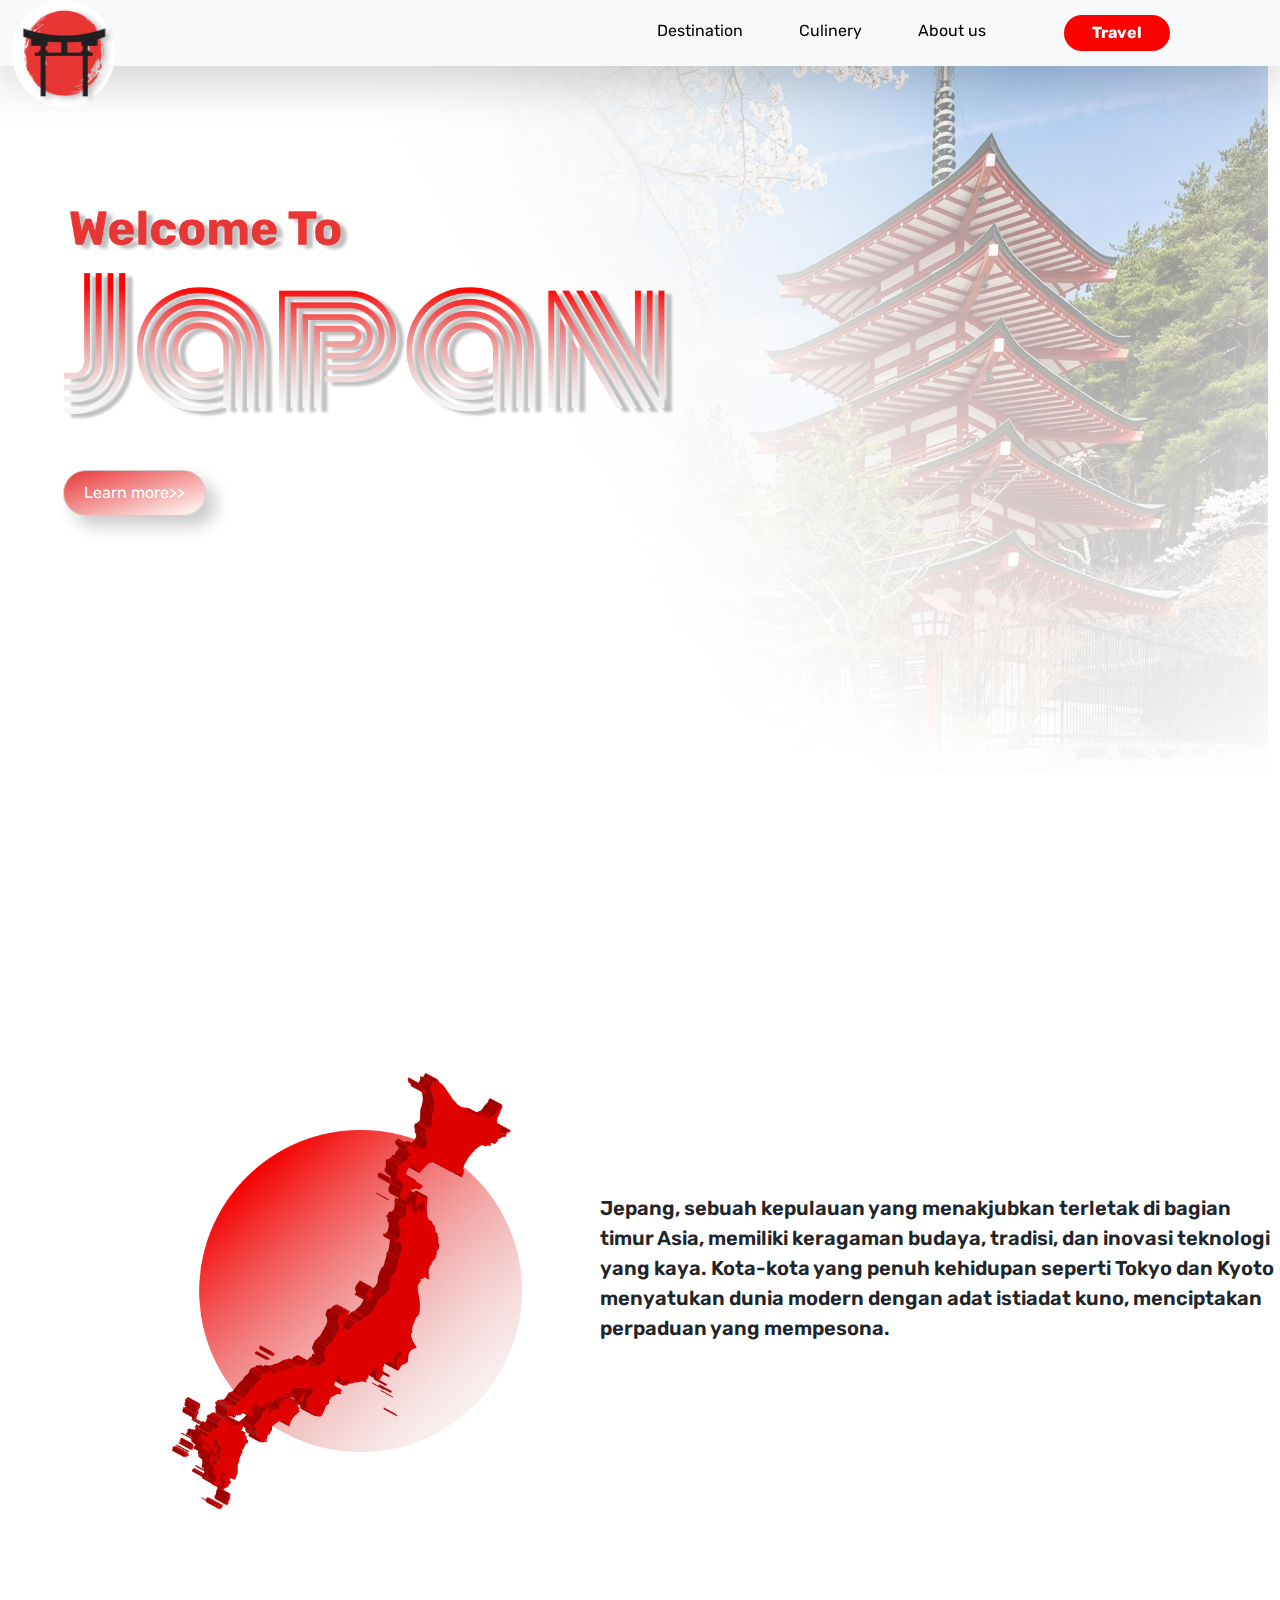
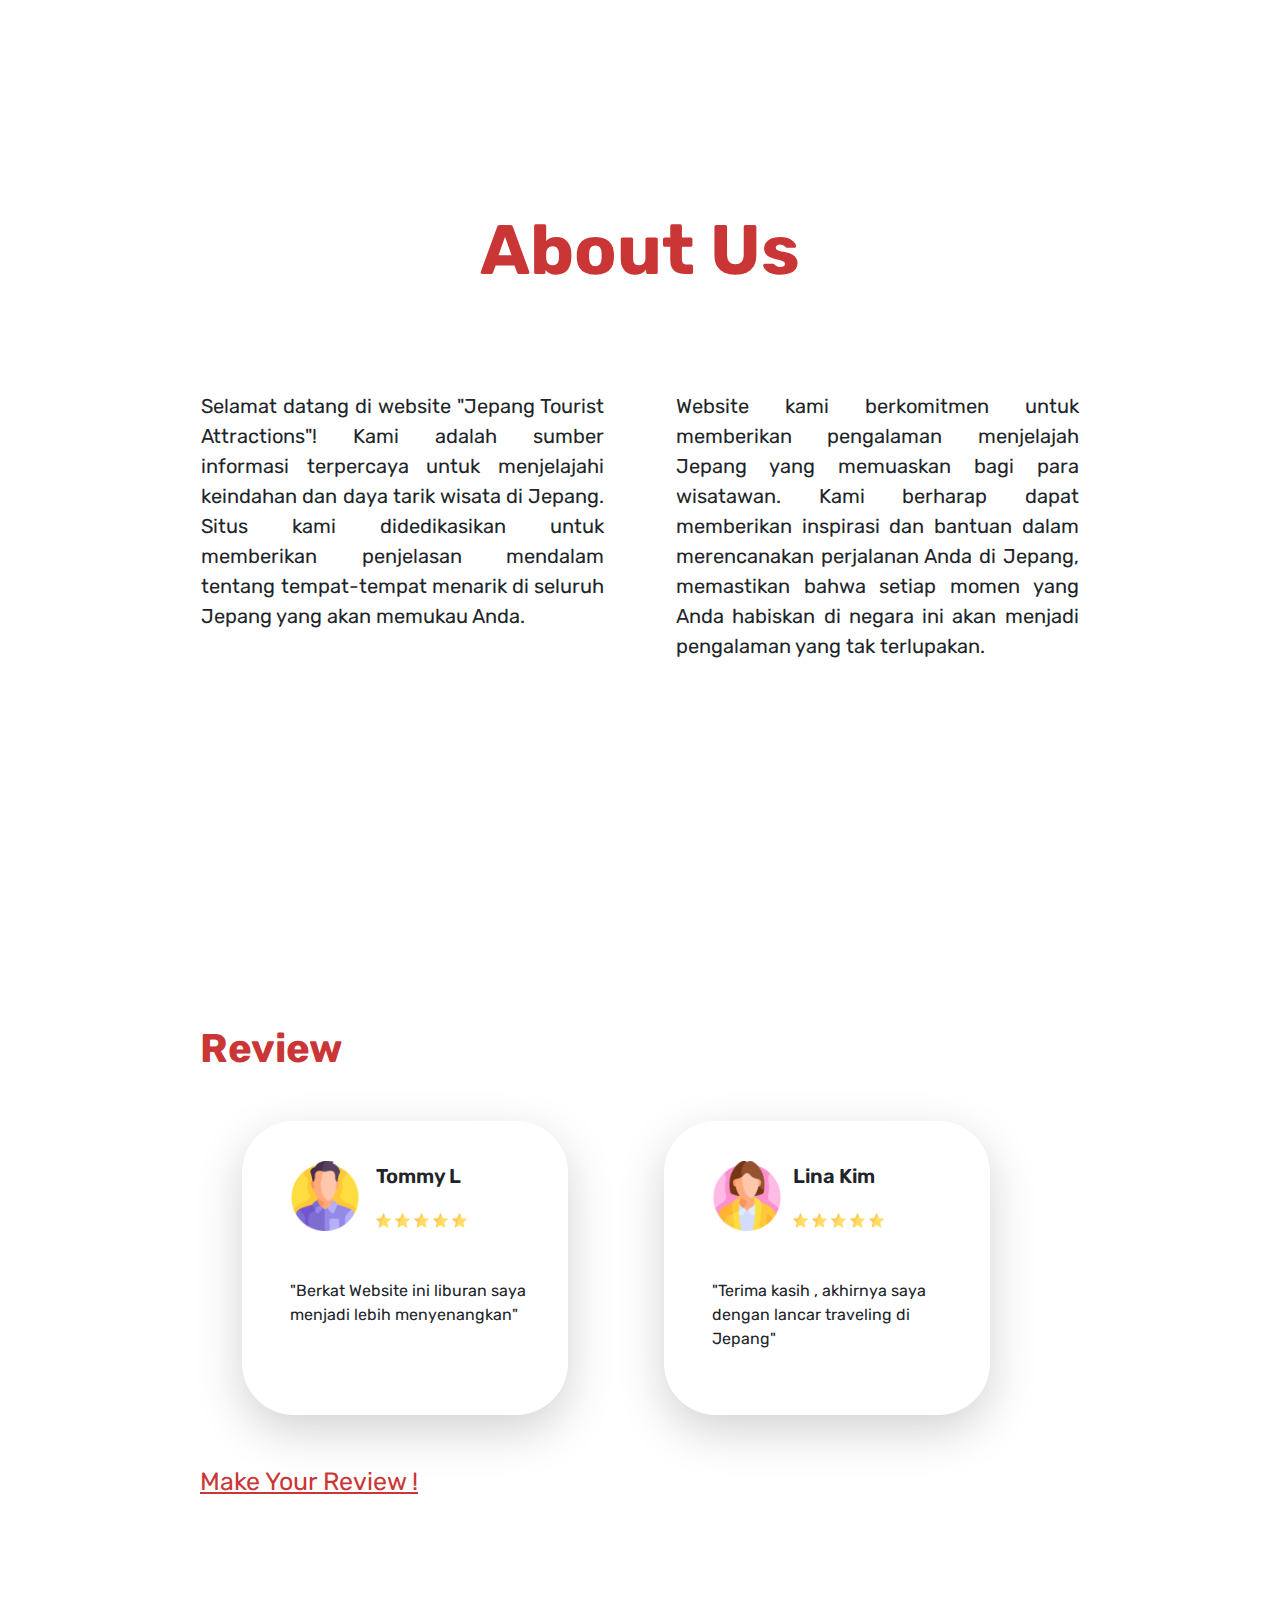
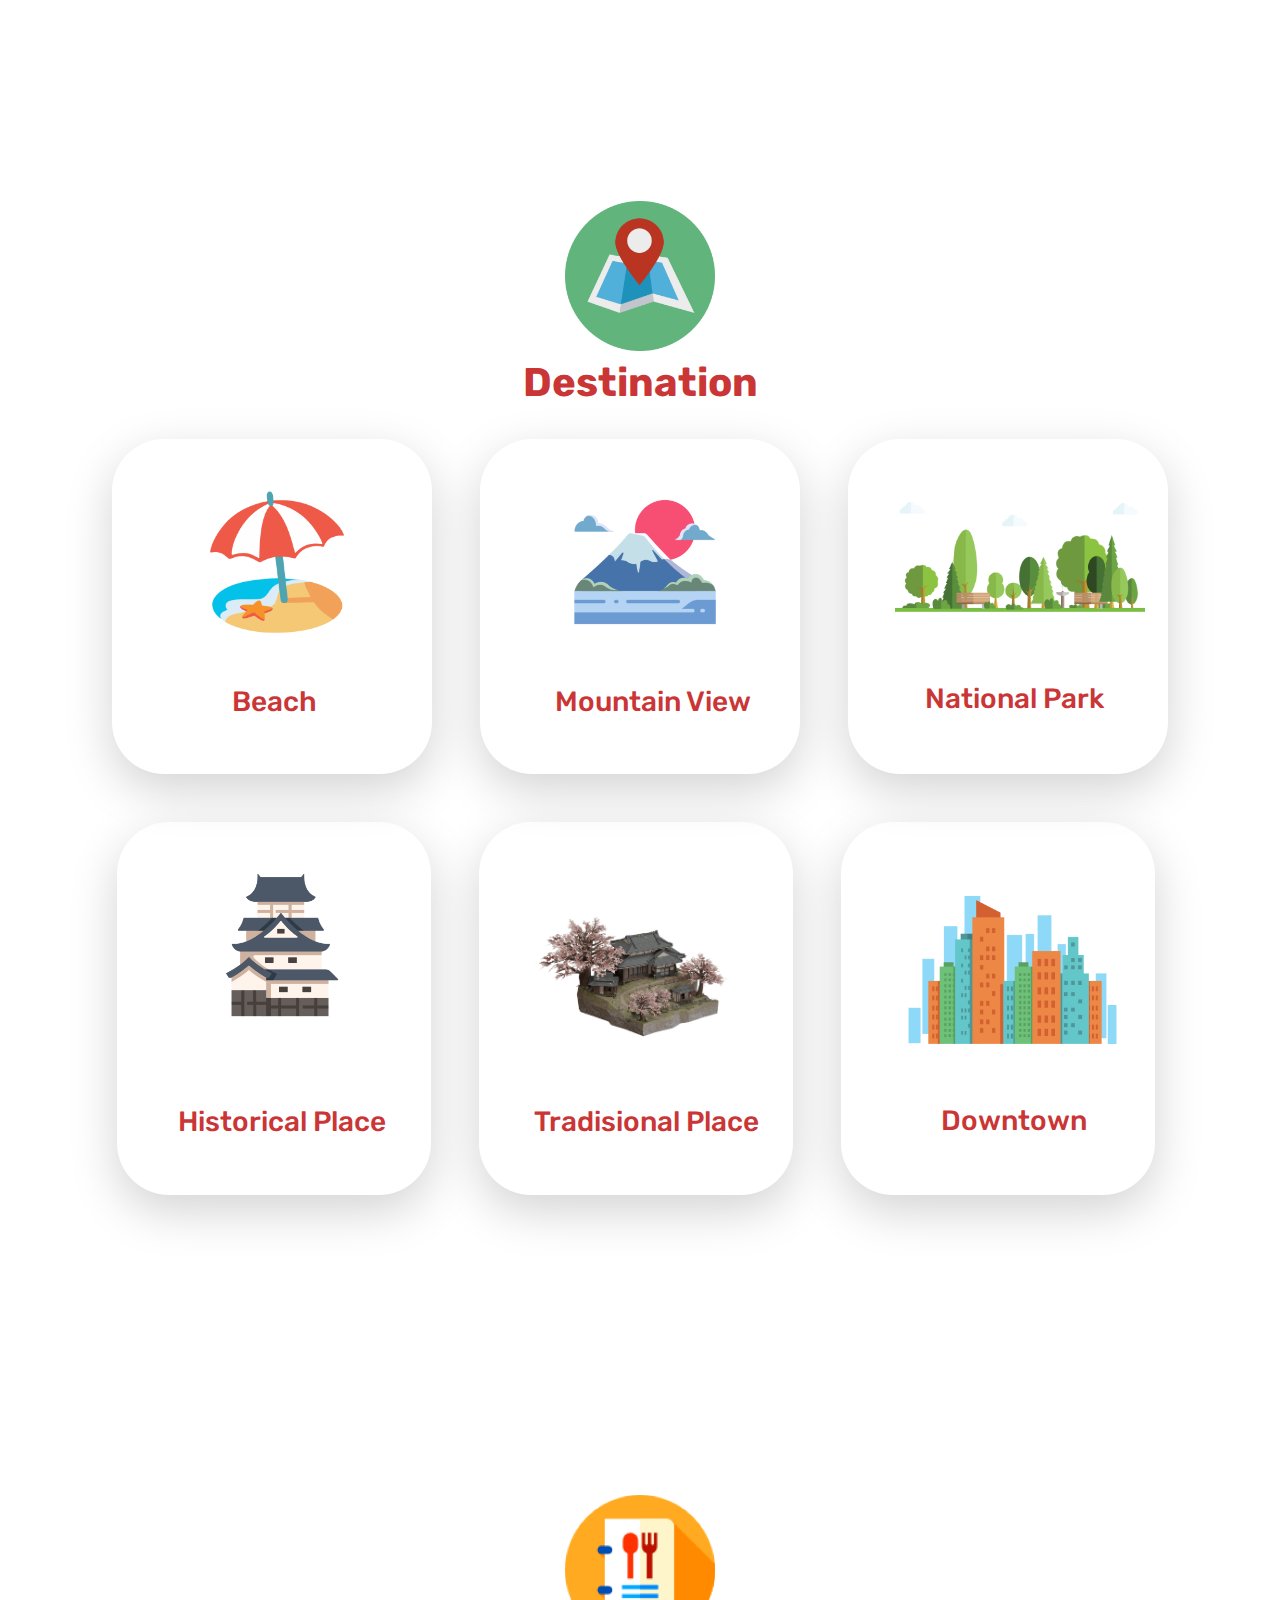
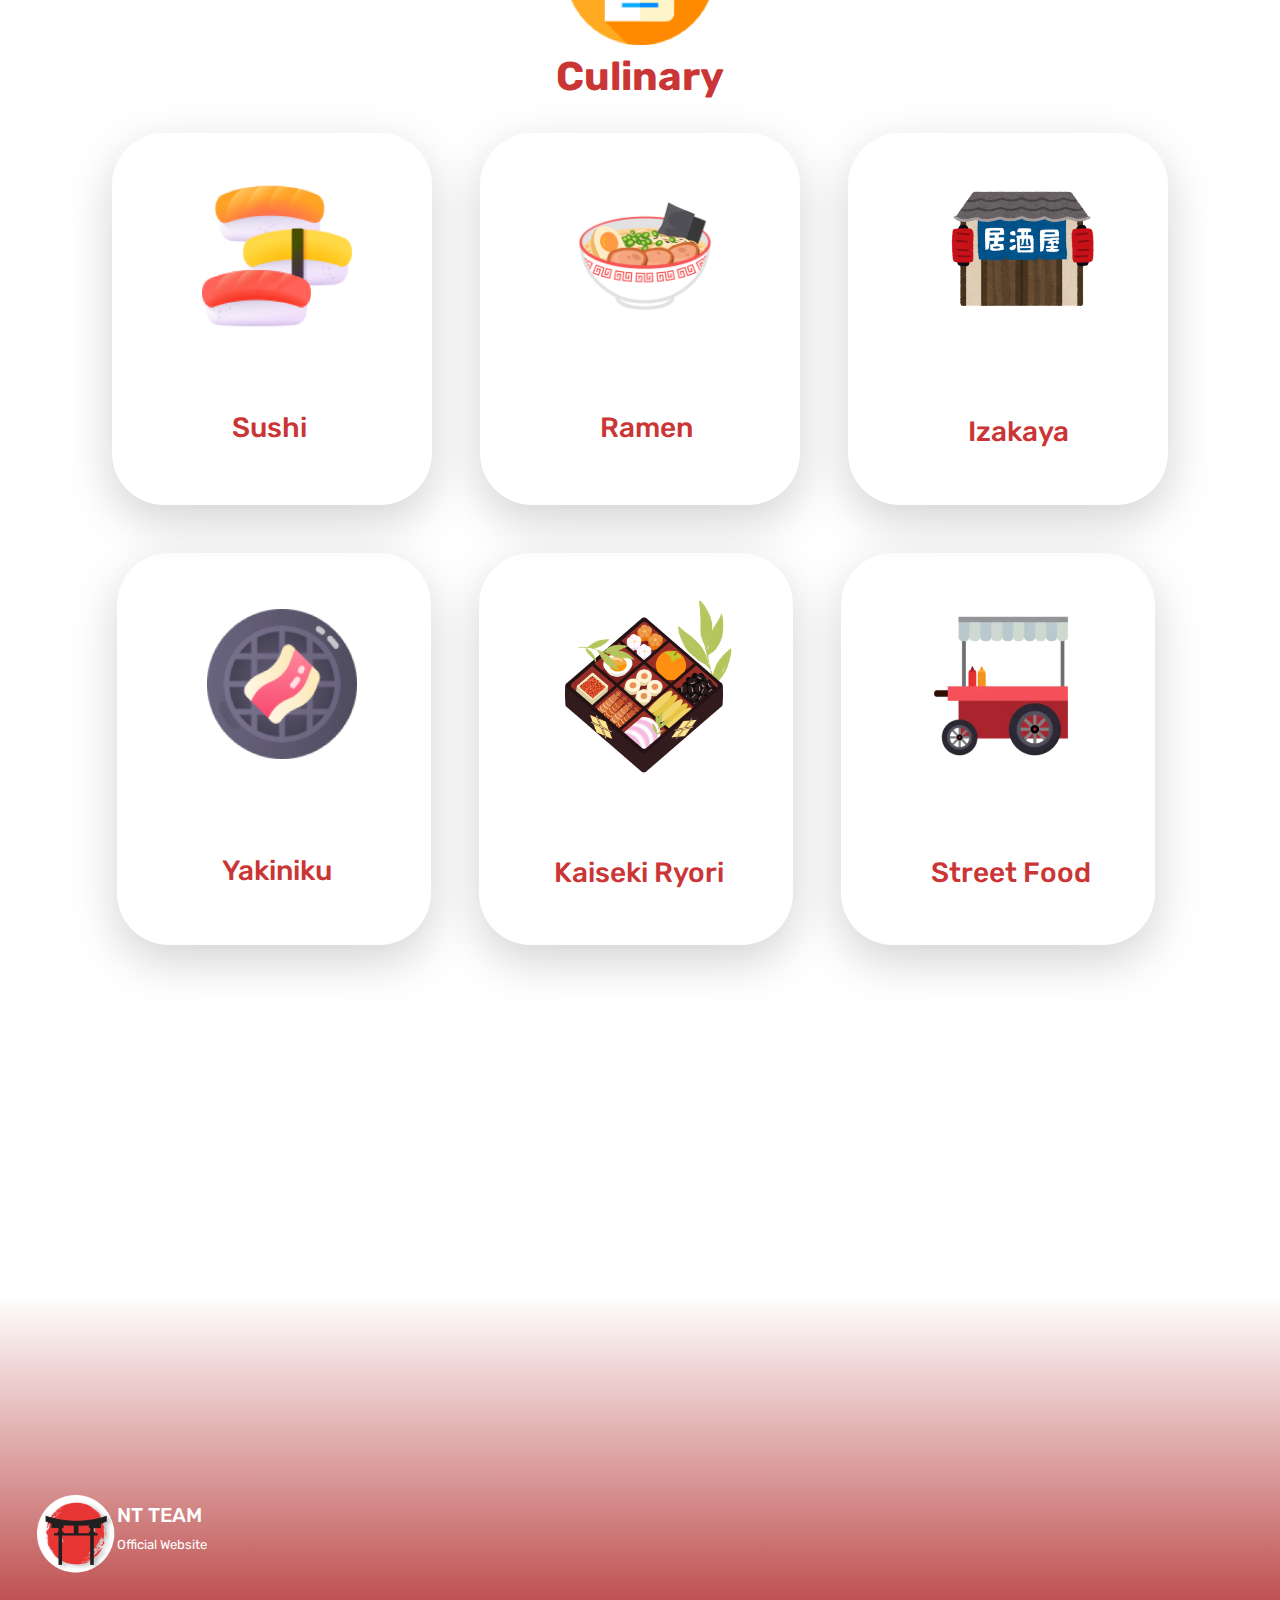
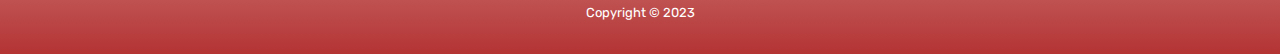
<file: index.html>
<!DOCTYPE html>
<html lang="en">

<head>
  <meta charset="UTF-8" />
  <meta http-equiv="X-UA-Compatible" content="IE=edge" />
  <meta name="viewport" content="width=device-width,initial-scale=1.0" />

  <link rel="stylesheet" href="bootstrap/dist/css/bootstrap.min.css" />
  <link rel="stylesheet" href="style/main.css" />
  <title>Homepage</title>
</head>

<body>
  <nav class="navbar navbar-expand-lg bg-body-tertiary shadow-lg navbar-light ml-auto ms-auto sticky-top" data-spy="affix"
    data-offset-top="0">
    <div class="container-fluid">
      <a class="navbar-brand" href="/"><img src="./style/img/logo.png" alt="" class="position-absolute top-0"
          style="width: 120px; height: 120px;"></a>
      <button class="navbar-toggler" type="button" data-bs-toggle="collapse" data-bs-target="#navbarNav"
        aria-controls="navbarNav" aria-expanded="false" aria-label="Toggle navigation">
        <span class="navbar-toggler-icon"></span>
      </button>
      <div class="collapse navbar-collapse" id="navbarNav">
        <ul class="navbar-nav ms-auto align-item-center mx-5 ">
          <li class="nav-item mx-auto me-auto">
            <a class="nav-link active" aria-current="page" href="#dest">Destination</a>
          </li>
          <li class="nav-item mx-auto">
            <a class="nav-link" href="#culinery">Culinery</a>
          </li>
          <li class="nav-item mx-auto">
            <a class="nav-link" href="#about">About us</a>
          </li>
          <li class="nav-item mx-auto">
            <a class="btn btn-first" href="Travel.html">Travel</a>
          </li>
        </ul>
      </div>
    </div>
  </nav>

  <div class="container-fluid">

    <!-- Start Splash -->
    <div class="row">
      <div class="col-md-5">
        <img src="./style/img/Group 2.png" class="position-absolute ms-5" style="top: 200px; width: 50%;">
      </div>
      <div class="col-md-12">
        <img src="./style/img/bg_header.png" class="w-100 ">
      </div>
      <div class="col-md-2 ">
        <a class="btn-second position-absolute ms-2 " style="color: white; margin-top:  10px; top: 460px; left: 55px;" href="#desc">Learn more>></a>
    </div>
  </div>
    <!-- End Splash -->

    <!-- Start Deskripsi -->
    <div class="row justify-content-center" id="desc" style="margin: 300px 0;">
      <div class="col-md-4" style="padding-left: 3px;">
        <img src="./style/img/island 1.png"  style="width: 350px;">
      </div>
      <div class="col-md-5">
        <p style="margin-top: 120px; font-size: 20px;" class="fw-semibold position-absolute">Jepang, sebuah kepulauan yang menakjubkan terletak di bagian timur Asia, memiliki keragaman budaya, tradisi, dan inovasi teknologi yang kaya. Kota-kota yang penuh kehidupan seperti Tokyo dan Kyoto menyatukan dunia modern dengan adat istiadat kuno, menciptakan perpaduan yang mempesona.</p>
      </div>
    </div>
    <!-- End Deskripsi -->

    <!-- About Page -->
    <div class="row" style="margin-top: 300px;">
      <div class="col-md-12" id="about">
        <h1 class="text-center mb-5" style="color:#CA3636; font-size: 70px; font-family: Rubik; font-weight: 700;">About Us</h1>
      </div>
    </div>

    <div class="row justify-content-center" style="text-align: justify; margin-top: 50px; margin-bottom: 300px; font-size: 20px;">
      <div class="col-md-4 me-4">
        <p>Selamat datang di website "Jepang Tourist Attractions"! Kami adalah sumber informasi terpercaya untuk
          menjelajahi keindahan dan daya tarik wisata di Jepang. Situs kami didedikasikan untuk memberikan penjelasan
          mendalam tentang tempat-tempat menarik di seluruh Jepang yang akan memukau Anda.</p>
      </div>
      <div class="col-md-4 ms-4">
        <p>Website kami berkomitmen untuk memberikan pengalaman menjelajah Jepang yang memuaskan bagi para wisatawan.
           Kami berharap dapat memberikan inspirasi dan bantuan dalam merencanakan perjalanan Anda di Jepang, 
           memastikan bahwa setiap momen yang Anda habiskan di negara ini akan menjadi pengalaman yang tak terlupakan.</p>
      </div>
    </div>
  </div>
  <!-- End About Page -->


  <!-- Review Page -->
  <div class="row">
    <div class="col-md-12">
      <h1 class="fw-bold my-5" style="color: #CA3636; margin-left: 200px;">Review</h1>
    </div>
  </div>
  <!-- Review Man -->
  <div class="row justify-content-center ">
    <div class="col-md-3 shadow-lg me-5 py-3 px-4 pe-2 " style="border-radius: 52px;">
      <div class="row">
        <div class="col-md-4">
            <img src="./style/img/Man.png" class="icon mt-4 ms-4" style="width: 70px; ">
        </div>
        <div class="col-md-6 ms-1" style="padding-right: 20px;" >
            <p style="font-weight: 600; font-size: 20px; font-style: normal; top: 30px;" class="mt-4">Tommy L</p>
            <img src="./style/img/Star.png" style="width: 15px;">
            <img src="./style/img/Star.png" style="width: 15px;">
            <img src="./style/img/Star.png" style="width: 15px;">
            <img src="./style/img/Star.png" style="width: 15px;">
            <img src="./style/img/Star.png" style="width: 15px;">
        </div>
      </div>  
      <p class="my-5 ms-4" style="align-items: center; font-style: normal; font-weight: 400;">"Berkat Website ini liburan saya menjadi lebih menyenangkan"</p>
    </div>
    <!-- Review woman -->
    <div class="col-md-3 shadow-lg me-5 py-3 px-4 ms-5" style="border-radius: 52px;">
      <div class="row">
        <div class="col-md-4">
            <img src="./style/img/Woman.png" class="icon mt-4 ms-4" style="width: 70px; ">
        </div>
        <div class="col-md-6 ms-1" style="padding-right: 20px;" >
            <p style="font-weight: 600; font-size: 20px; font-style: normal; top: 30px;" class="mt-4">Lina Kim</p>
            <img src="./style/img/Star.png" style="width: 15px;">
            <img src="./style/img/Star.png" style="width: 15px;">
            <img src="./style/img/Star.png" style="width: 15px;">
            <img src="./style/img/Star.png" style="width: 15px;">
            <img src="./style/img/Star.png" style="width: 15px;">
        </div>
      </div>  
      <p class="my-5 ms-4" style="align-items: center; font-style: normal; font-weight: 400;">"Terima kasih , akhirnya saya dengan lancar traveling di Jepang"</p>
    </div>
  </div>
  <div class="row">
    <div class="col-md-7 mt-5">
    <a class="mt-5" style="margin-left: 200px; font-family: Rubik; color: #CA3636; font-weight: 500px; font-size: 25px; text-decoration: underline;" href="review.html">Make Your Review !</a>
    </div>
  </div>
  <!-- End Review -->

  <!-- Destination Start -->
  <div class="row">
    <div class="col-md-12 d-flex justify-content-center" style="margin-top: 300px;" id="dest" >
    <img src="./style/img/dest.png" style="width: 150px;">
    </div>
    <div class="col-md-12" >
      <h1 class="fw-bold d-flex justify-content-center mt-2" style="color: #CA3636;">Destination</h1>
    </div>
    <!-- Contain -->
    <div class="col-md-12 mt-4 d-flex justify-content-center align-item-center ">
      <a href="beach.html" style="text-decoration: none;">
      <div class="col-md-3 shadow-lg py-5 " style="border-radius: 52px;" >
        
        <img src="./style/img/logo_beach.png" style="width: 150px; margin-left: 90px;">
        <h3 style="color:#CA3636; font-weight: 600px; margin-left: 120px;" class="mt-5">Beach</h3>
        </a>
      </div>
      <div class="col-md-3 shadow-lg ms-5 me-5 py-5 " style="border-radius: 52px;" >
        <a href="mountain.html" style="text-decoration: none;">
        <img src="./style/img/logo_mountain.png" style="width: 150px; margin-left: 90px;">
        <h3 style="color:#CA3636; font-weight: 600px; margin-left: 75px;" class="mt-5">Mountain View</h3>
        </a>
      </div>
      <div class="col-md-3 shadow-lg py-5 " style="border-radius: 52px;" >
        <a href="national_park.html" style="text-decoration: none;">
        <img src="./style/img/logo_national.png" style="width: 250px; margin-left: 47px;">
        <h3 style="color:#CA3636; font-weight: 600px; margin-left: 77px; margin-top: 70px;" >National Park</h3>
        </a>
      </div>
    </div>
    <div class="row">
      <div class="col-md-12 mt-5 d-flex justify-content-center align-item-center ">
        <div class="col-md-3 ms-3 shadow-lg py-5 " style="border-radius: 52px;" >
          <a href="historical_place.html" style="text-decoration: none;">
          <img src="./style/img/logo_castle.png" style="width: 150px; margin-left: 90px;">
          <h3 style="color:#CA3636; font-weight: 600px; margin-left: 15px; margin-top: 85px; text-align: center;">Historical Place</h3>
          </a>
        </div>
        <div class="col-md-3 shadow-lg ms-5 me-5 py-5 " style="border-radius: 52px;" >
          <a href="tradisional_place.html" style="text-decoration: none;">
          <img src="./style/img/logo_tradisional_place.png" style="width: 190px; margin-left: 60px;">
          <h3 style="color:#CA3636; font-weight: 600px; margin-left: 55px; margin-top: 45px;">Tradisional Place</h3>
          </a>
        </div>
        <div class="col-md-3 shadow-lg py-5 " style="border-radius: 52px;" >
          <a href="downtown.html" style="text-decoration: none;">
          <img src="./style/img/logo_downton.png" style="width: 250px; margin-left: 40px;">
          <h3 style="color:#CA3636; font-weight: 600px; margin-left: 100px; margin-top: 60px;" >Downtown</h3>
          </a>
        </div>
      </div>
    </div>
  </div>
  <!-- End Destination -->

  <!-- Culinery Start -->
  <div class="row">
    <div class="col-md-12 d-flex justify-content-center" style="margin-top: 300px;" id="culinery">
    <img src="./style/img/Menu.png" style="width: 150px;">
    </div>
    <div class="col-md-12">
      <h1 class="fw-bold d-flex justify-content-center mt-2" style="color: #CA3636;">Culinary</h1>
    </div>
    <!-- Contain -->
    <div class="col-md-12 mt-4 d-flex justify-content-center align-item-center ">
      <div class="col-md-3 shadow-lg py-5 " style="border-radius: 52px;" >
        <a href="sushi.html" style="text-decoration: none;">
        <img src="./style/img/Sushi.png" style="width: 150px; margin-left: 90px;">
        <h3 style="color:#CA3636; font-weight: 600px; margin-left: 120px; margin-top: 80px;" >Sushi</h3>
        </a>
      </div>
      <div class="col-md-3 shadow-lg ms-5 me-5 py-5 " style="border-radius: 52px;" >
        <a href="ramen.html" style="text-decoration: none;">
        <img src="./style/img/ramen.png" style="width: 150px; margin-left: 90px;">
        <h3 style="color:#CA3636; font-weight: 600px; margin-left: 120px; margin-top: 80px;">Ramen</h3>
        </a>
      </div>
      <div class="col-md-3 shadow-lg py-5 " style="border-radius: 52px;" >
        <a href="izakaya.html" style="text-decoration: none;">
        <img src="./style/img/izakaya.png" style="width: 150px; margin-left: 100px;">
        <h3 style="color:#CA3636; font-weight: 600px; margin-left: 120px; margin-top: 100px;" >Izakaya</h3>
        </a>
      </div>
    </div>
    <div class="row">
      <div class="col-md-12 mt-5 d-flex justify-content-center align-item-center ">
        <div class="col-md-3 ms-3 shadow-lg py-5 " style="border-radius: 52px;" >
          <a href="yakiniku.html" style="text-decoration: none;">
          <img src="./style/img/Yakiniku.png" style="width: 150px; margin-left: 90px;" class="mt-2">
          <h3 style="color:#CA3636; font-weight: 600px; margin-left: 105px; margin-top: 95px; ">Yakiniku</h3>
          </a>
        </div>
        <div class="col-md-3 shadow-lg ms-5 me-5 py-5 " style="border-radius: 52px;" >
          <a href="kaiseki_ryouri.html" style="text-decoration: none;">
          <img src="./style/img/kaiseki.png" style="width: 190px; margin-left: 70px;">
          <h3 style="color:#CA3636; font-weight: 600px; margin-left: 75px; margin-top: 65px;">Kaiseki Ryori</h3>
          </a>
        </div>
        <div class="col-md-3 shadow-lg py-5 " style="border-radius: 52px;" >
          <a href="street_food.html" style="text-decoration: none;">
          <img src="./style/img/Street_food.png" style="width: 170px; margin-left: 75px;">
          <h3 style="color:#CA3636; font-weight: 600px; margin-left: 90px; margin-top: 85px;" >Street Food</h3>
          </a>
        </div>
      </div>
    </div>
  </div>
  <!-- End Culinery -->

  <!-- footer -->
  <div class="footer" style="margin-top: 350px;">
  <div class="card-body" style="background: linear-gradient(0deg, #B43333 0%, rgba(180, 51, 51, 0.00) 100%);
padding-top: 200px;">
    <div class="row">
      <div class="col-md-1">
        <img src="./style/img/logo.png"  class="position-absolute"  style="width: 90px; margin-left: 37px;"></a>
      </div>
      <div class="col-md-2 text-start mt-2 ms-2" style="color: white;">  
        <h5>NT TEAM</h5>
        <p style="font-size: small;">Official Website</p>
      </div>
      </div>
    <div class="row align-item-center justify-content-center d-flex mt-3 py-3 ">
      <p style="text-align: center; font-size: small; color: white; font-weight: normal; font-family: Rubik;">Copyright ©      2023</p>
    </div>
  </div>
</div>
  <!-- End footer -->


  <script src="bootstrap/dist/js/bootstrap.bundle.min.js"></script>
</body>

</html>
</file>
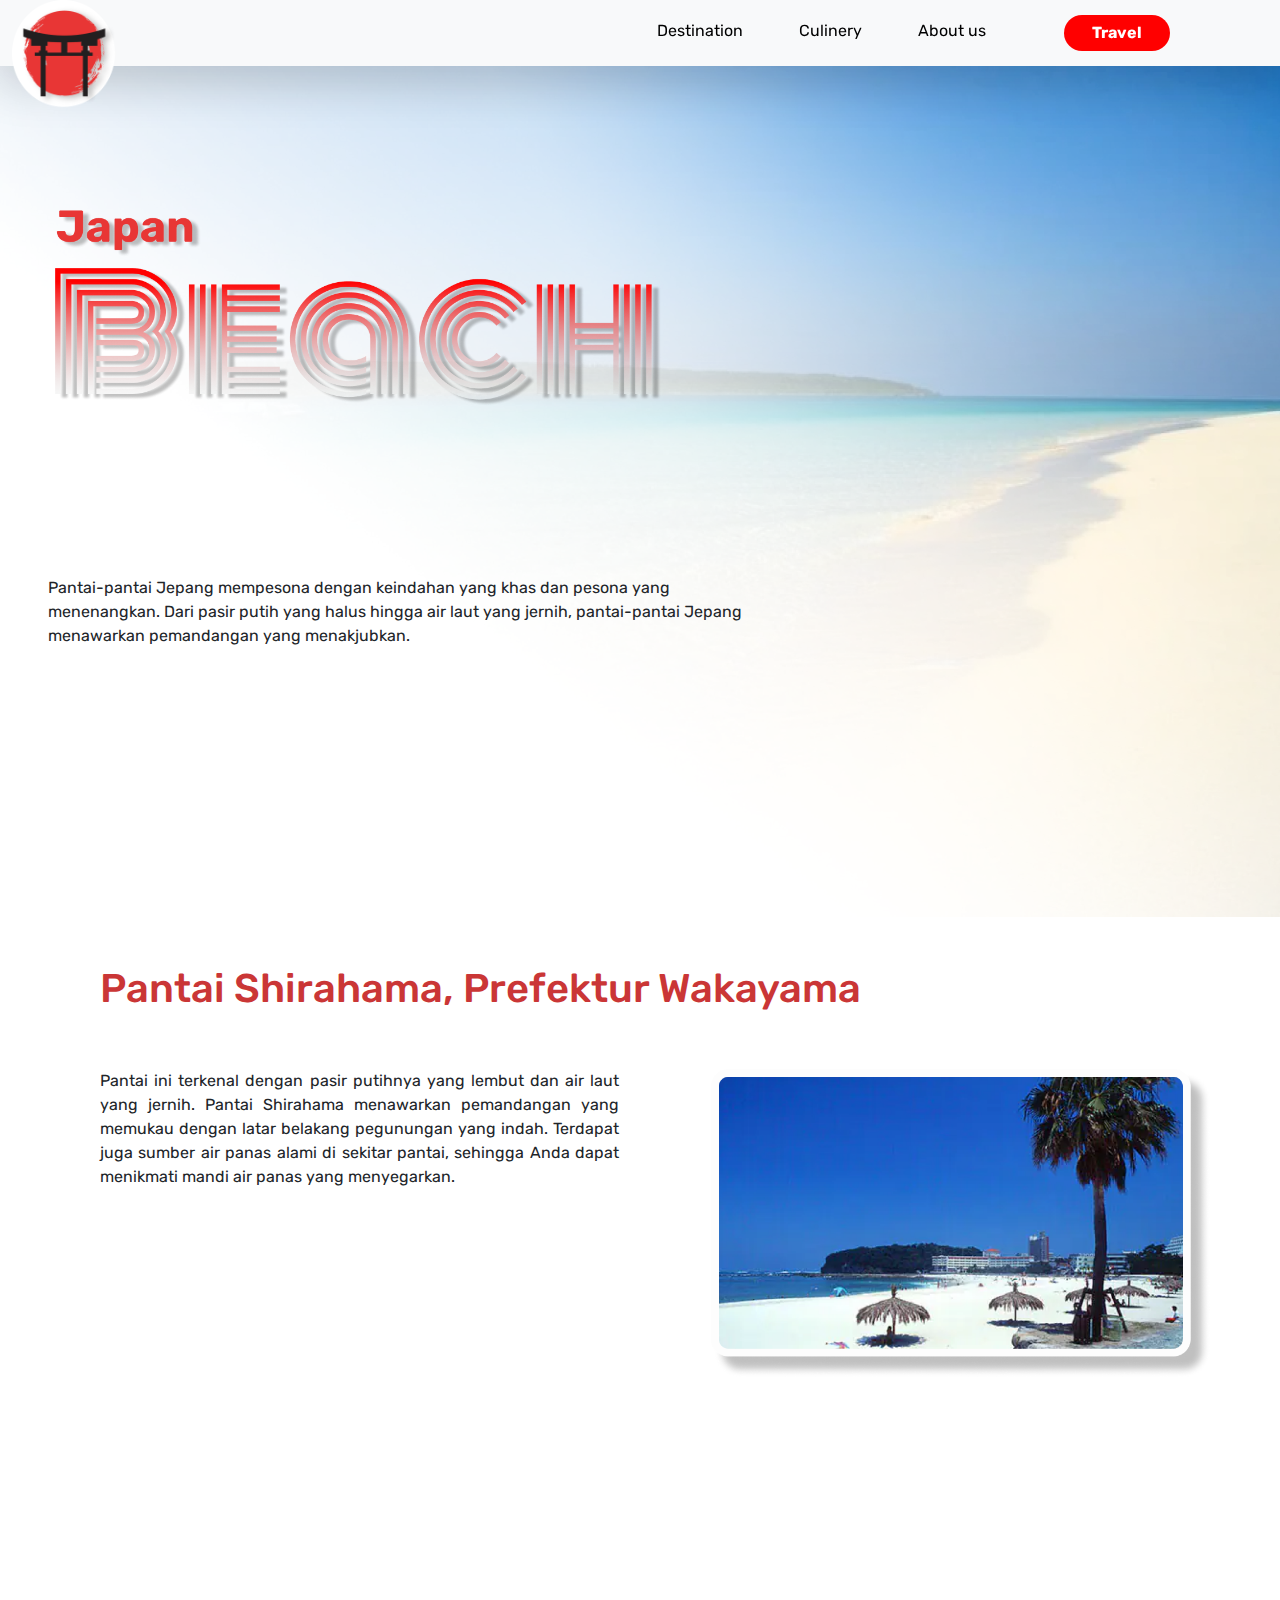
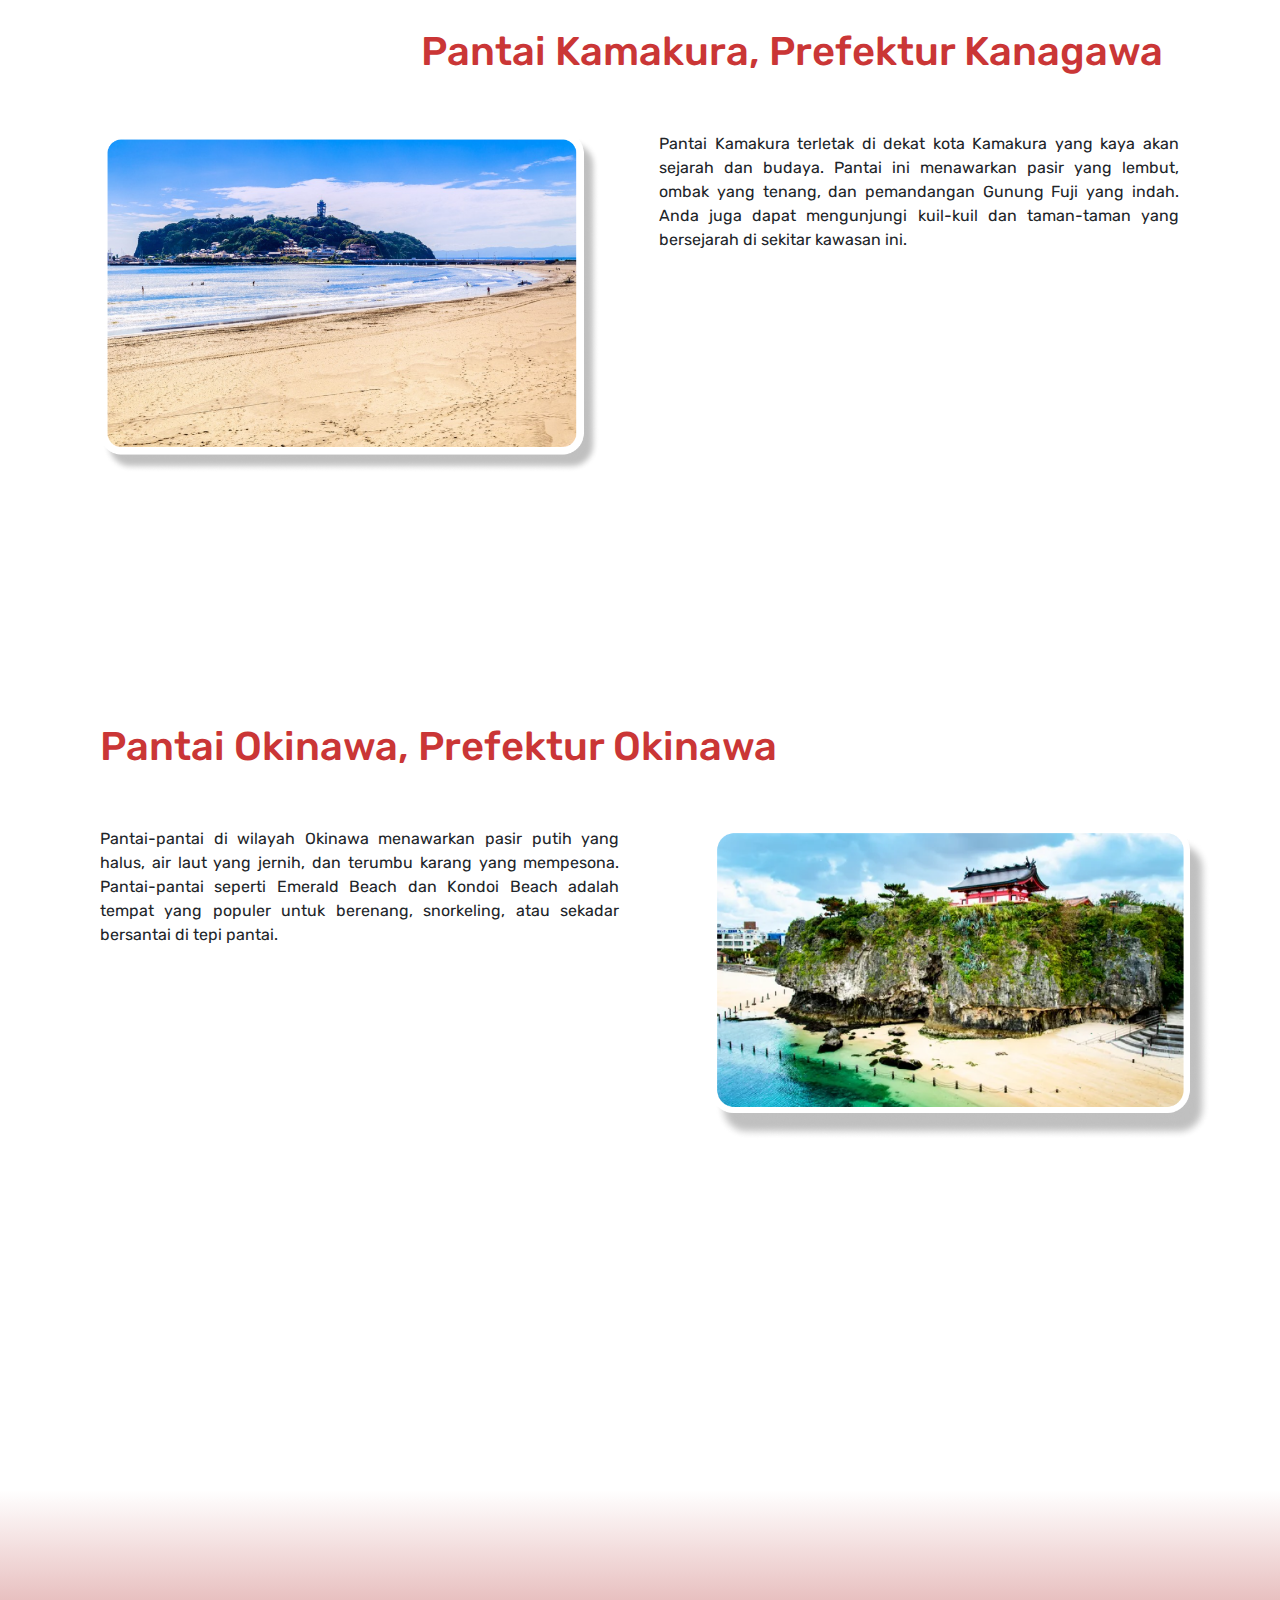
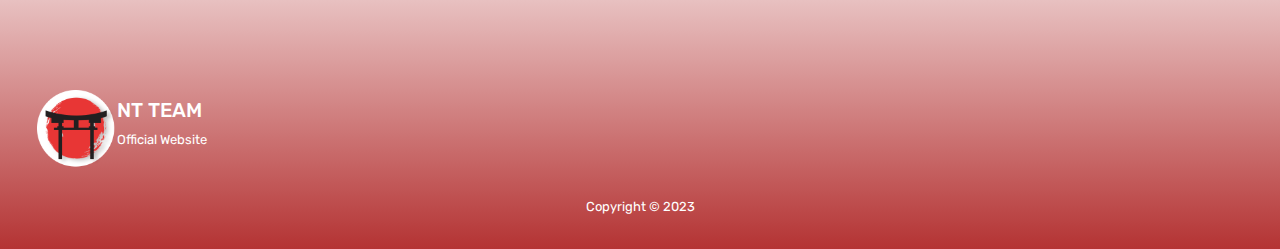
<file: beach.html>
<!DOCTYPE html>
<html lang="en">

<head>
  <meta charset="UTF-8" />
  <meta http-equiv="X-UA-Compatible" content="IE=edge" />
  <meta name="viewport" content="width=device-width,initial-scale=1.0" />

  <link rel="stylesheet" href="bootstrap/dist/css/bootstrap.min.css" />
  <link rel="stylesheet" href="style/main.css" />
  <title>Homepage</title>
</head>

<body>
  <nav class="navbar navbar-expand-lg bg-body-tertiary shadow-lg navbar-light ml-auto ms-auto sticky-top" data-spy="affix"
    data-offset-top="0">
    <div class="container-fluid">
      <a class="navbar-brand" href="/"><img src="./style/img/logo.png" alt="" class="position-absolute top-0"
          style="width: 120px; height: 120px;"></a>
      <button class="navbar-toggler" type="button" data-bs-toggle="collapse" data-bs-target="#navbarNav"
        aria-controls="navbarNav" aria-expanded="false" aria-label="Toggle navigation">
        <span class="navbar-toggler-icon"></span>
      </button>
      <div class="collapse navbar-collapse" id="navbarNav">
        <ul class="navbar-nav ms-auto align-item-center mx-5 ">
          <li class="nav-item mx-auto me-auto">
            <a class="nav-link active" aria-current="page" href="./index.html#dest">Destination</a>
          </li>
          <li class="nav-item mx-auto">
            <a class="nav-link" href="index.html#culinery">Culinery</a>
          </li>
          <li class="nav-item mx-auto">
            <a class="nav-link" href="index.html#about">About us</a>
          </li>
          <li class="nav-item mx-auto">
            <a class="btn btn-first" href="Travel.html">Travel</a>
          </li>
        </ul>
      </div>
    </div>
  </nav>

    <!-- Start Splash -->
    <div class="row">
        <div class="col-md-5">
          <img src="./style/img/beach_text.png" class="position-absolute ms-5" style="top: 200px; width: 50%;">
        </div>
        <div class="col-md-12">
          <img src="./style/img/bg_beach.png" class="w-100 ">
        </div>
        <div class="col-md-7 position-absolute ms-5" style="margin-top: 500px;">
          <p style=" margin-top:  10px; top: 460px; left: 55px;">Pantai-pantai Jepang mempesona dengan keindahan yang khas dan pesona yang menenangkan. Dari pasir putih yang halus hingga air laut yang jernih, pantai-pantai Jepang menawarkan pemandangan yang menakjubkan.</p>
      </div>
    </div>
      <!-- End Splash -->

      <!-- Konten beach -->
      <div class="row mt-5">
        <div class="col-md-10" style="margin-left: 100px;">
            <h1 style="color: #CA3636;">Pantai Shirahama, Prefektur Wakayama</h1>   
        </div>
      </div>
      <div class="row  align-item-center">
          <div class="col-md-5 mt-5 " style="margin-left: 100px;">
            <p style="text-align: justify;">Pantai ini terkenal dengan pasir putihnya yang lembut dan air laut yang jernih. Pantai Shirahama menawarkan pemandangan yang memukau dengan latar belakang pegunungan yang indah. Terdapat juga sumber air panas alami di sekitar pantai, sehingga Anda dapat menikmati mandi air panas yang menyegarkan.</p>
          </div>
          <div class="col-md-5 mt-5 text-end ms-5">
              <img src="./style/img/beach_konten.png" style="width: 500px;">
          </div>
        </div>
 
        <div class="row" style="margin-top: 250px;">
            <div class="col-md-10" style="margin-left: 100px;">
                <h1 style="color: #CA3636; text-align: right;">Pantai Kamakura, Prefektur Kanagawa</h1>   
            </div>
          </div>
          <div class="row  align-item-center">
              <div class="col-md-5 mt-5 " style="margin-left: 100px;">
                <img src="./style/img/beach_konten2.png" style="width: 500px;">
            </div>
            <div class="col-md-5 mt-5 text-end ms-3">
                <p style="text-align: justify;">Pantai Kamakura terletak di dekat kota Kamakura yang kaya akan sejarah dan budaya. Pantai ini menawarkan pasir yang lembut, ombak yang tenang, dan pemandangan Gunung Fuji yang indah. Anda juga dapat mengunjungi kuil-kuil dan taman-taman yang bersejarah di sekitar kawasan ini.</p>
              </div>
            </div>
        <!-- End Konten Beach -->

        <div class="row" style="margin-top: 250px;">
            <div class="col-md-10" style="margin-left: 100px;">
                <h1 style="color: #CA3636;">Pantai Okinawa, Prefektur Okinawa</h1>   
            </div>
          </div>
          <div class="row  align-item-center">
              <div class="col-md-5 mt-5 " style="margin-left: 100px;">
                <p style="text-align: justify;">Pantai-pantai di wilayah Okinawa menawarkan pasir putih yang halus, air laut yang jernih, dan terumbu karang yang mempesona. Pantai-pantai seperti Emerald Beach dan Kondoi Beach adalah tempat yang populer untuk berenang, snorkeling, atau sekadar bersantai di tepi pantai.</p>
              </div>
              <div class="col-md-5 mt-5 text-end ms-5">
                  <img src="./style/img/beach_konten3.png" style="width: 500px;">
              </div>
            </div>


  <!-- footer -->
  <div class="footer" style="margin-top: 350px;">
    <div class="card-body" style="background: linear-gradient(0deg, #B43333 0%, rgba(180, 51, 51, 0.00) 100%);
  padding-top: 200px;">
      <div class="row">
        <div class="col-md-1">
          <img src="./style/img/logo.png"  class="position-absolute"  style="width: 90px; margin-left: 37px;"></a>
        </div>
        <div class="col-md-2 text-start mt-2 ms-2" style="color: white;">  
          <h5>NT TEAM</h5>
          <p style="font-size: small;">Official Website</p>
        </div>
        </div>
      <div class="row align-item-center justify-content-center d-flex mt-3 py-3 ">
        <p style="text-align: center; font-size: small; color: white; font-weight: normal; font-family: Rubik;">Copyright ©      2023</p>
      </div>
    </div>
  </div>
    <!-- End footer -->

  </body>
</html>
</file>
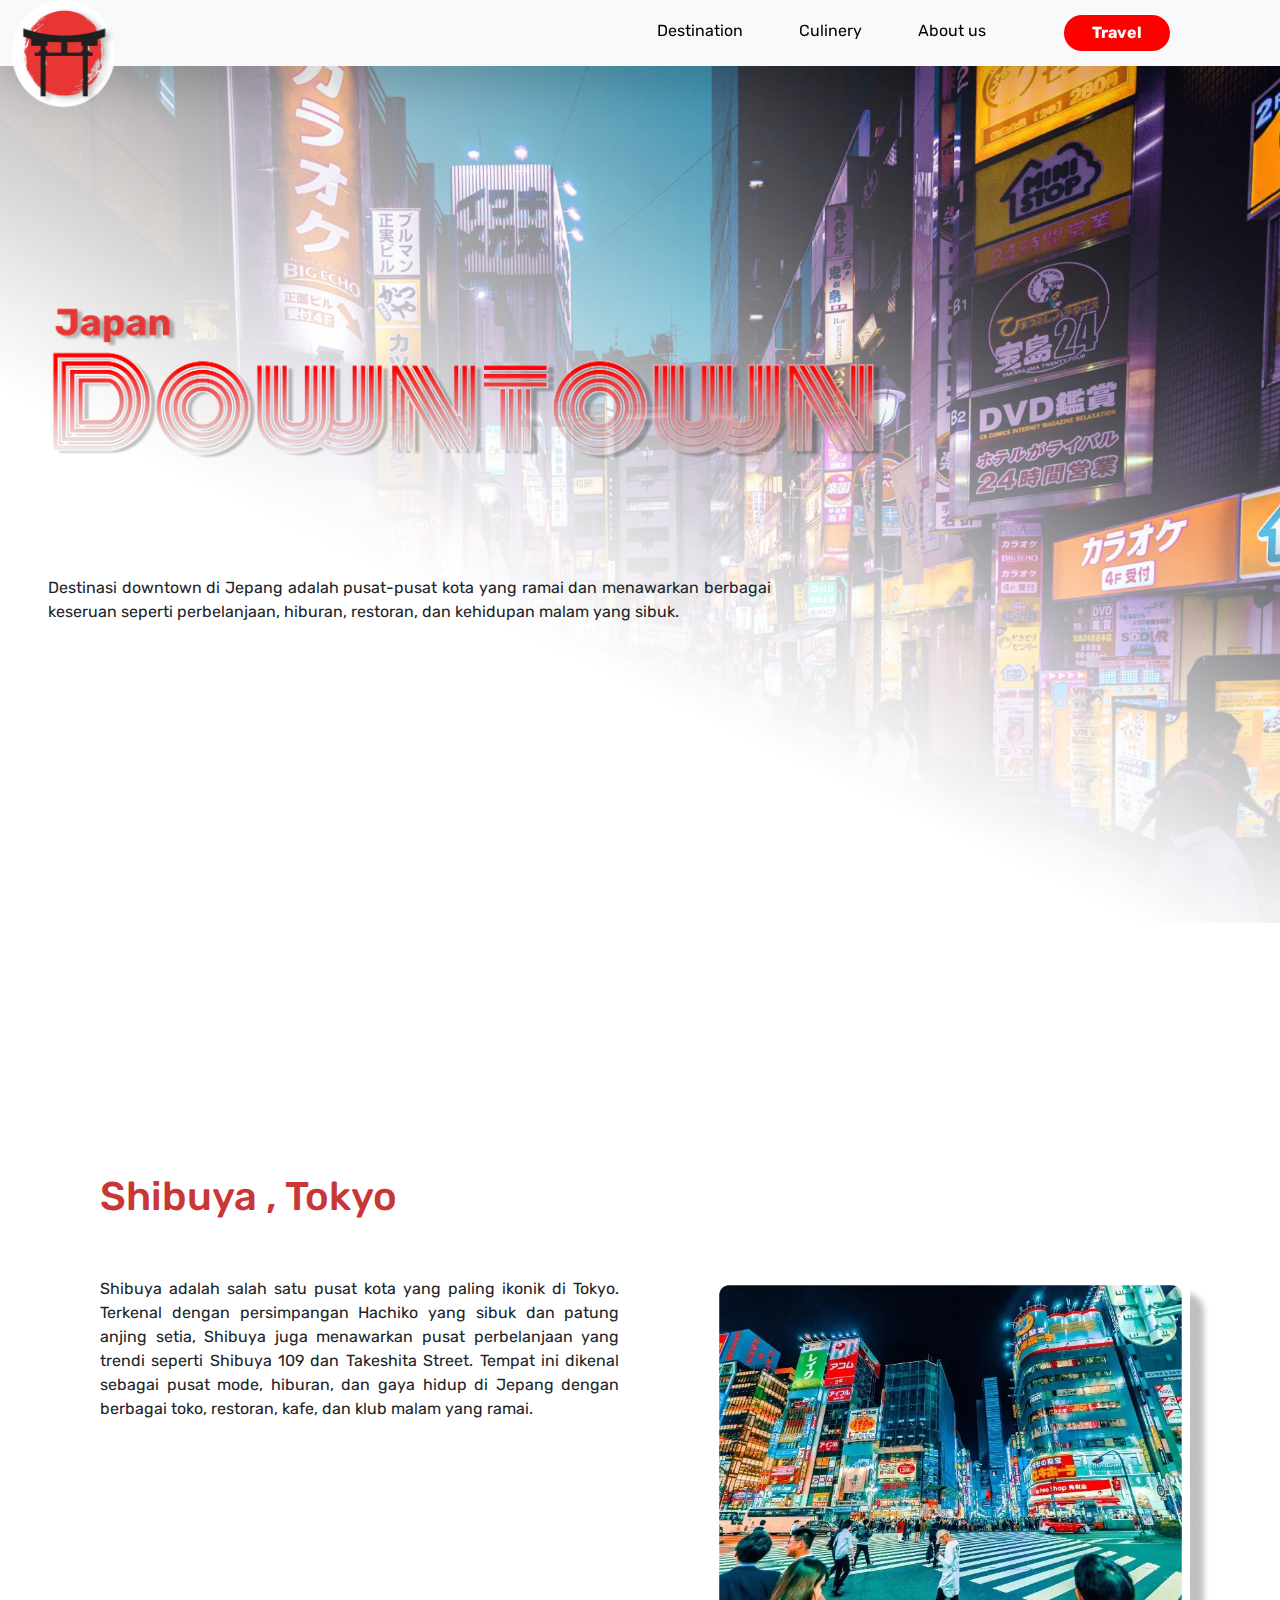
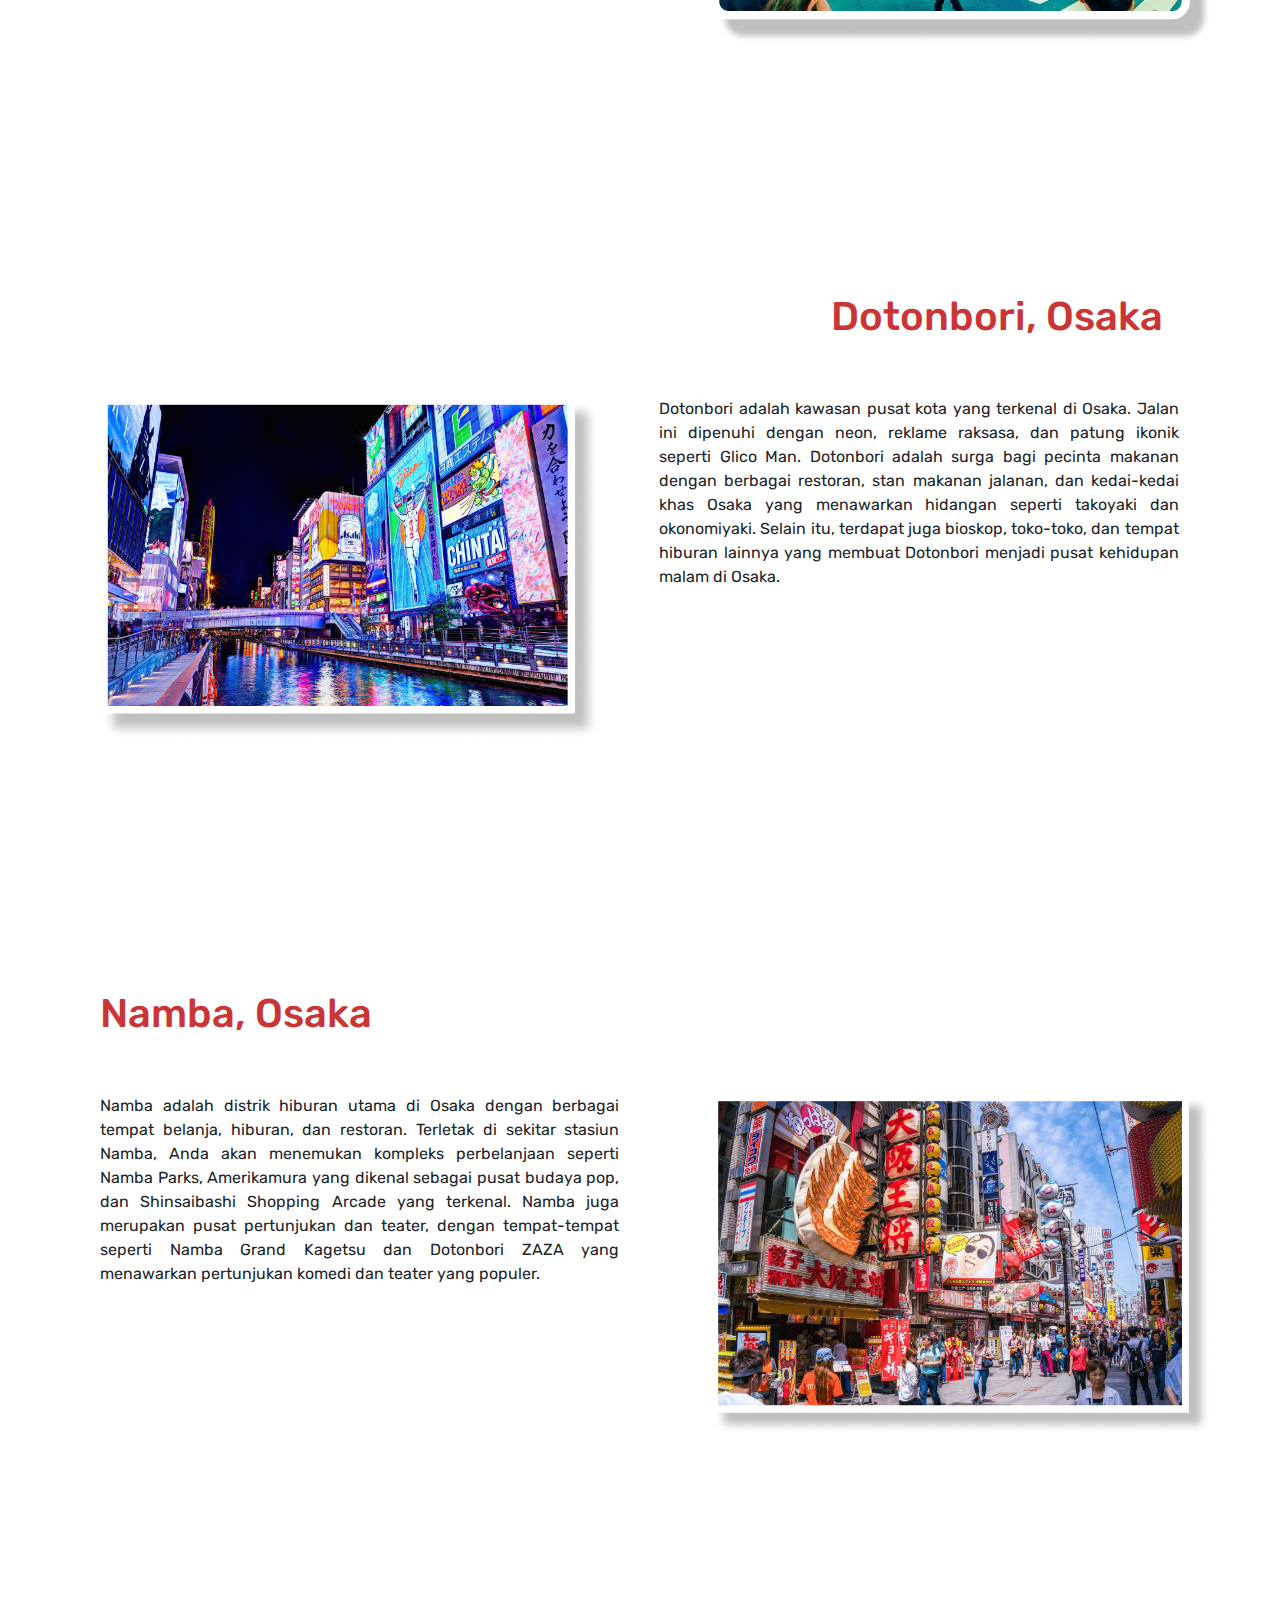
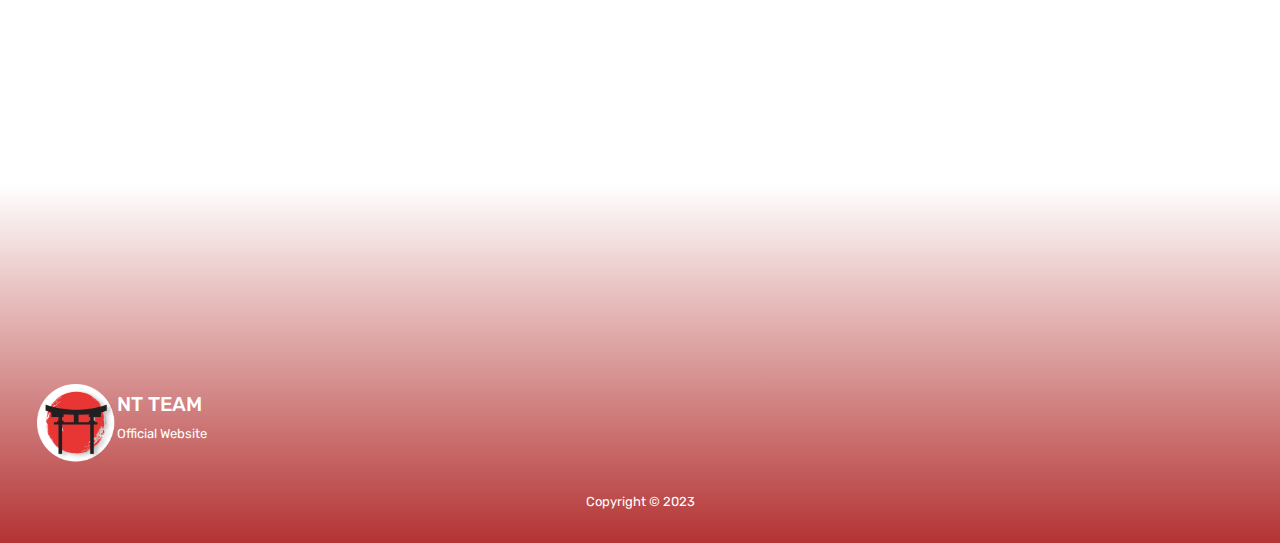
<file: downtown.html>
<!DOCTYPE html>
<html lang="en">

<head>
  <meta charset="UTF-8" />
  <meta http-equiv="X-UA-Compatible" content="IE=edge" />
  <meta name="viewport" content="width=device-width,initial-scale=1.0" />

  <link rel="stylesheet" href="bootstrap/dist/css/bootstrap.min.css" />
  <link rel="stylesheet" href="style/main.css" />
  <title>Homepage</title>
</head>

<body>
  <nav class="navbar navbar-expand-lg bg-body-tertiary shadow-lg navbar-light ml-auto ms-auto sticky-top" data-spy="affix"
    data-offset-top="0">
    <div class="container-fluid">
      <a class="navbar-brand" href="/"><img src="./style/img/logo.png" alt="" class="position-absolute top-0"
          style="width: 120px; height: 120px;"></a>
      <button class="navbar-toggler" type="button" data-bs-toggle="collapse" data-bs-target="#navbarNav"
        aria-controls="navbarNav" aria-expanded="false" aria-label="Toggle navigation">
        <span class="navbar-toggler-icon"></span>
      </button>
      <div class="collapse navbar-collapse" id="navbarNav">
        <ul class="navbar-nav ms-auto align-item-center mx-5 ">
          <li class="nav-item mx-auto me-auto">
            <a class="nav-link active" aria-current="page" href="./index.html#dest">Destination</a>
          </li>
          <li class="nav-item mx-auto">
            <a class="nav-link" href="index.html#culinery">Culinery</a>
          </li>
          <li class="nav-item mx-auto">
            <a class="nav-link" href="index.html#about">About us</a>
          </li>
          <li class="nav-item mx-auto">
            <a class="btn btn-first" href="Travel.html">Travel</a>
          </li>
        </ul>
      </div>
    </div>
  </nav>

    <!-- Start Splash -->
    <div class="row">
        <div class="col-md-5">
          <img src="./style/img/downtown_text.png" class="position-absolute ms-5" style="top: 300px; width: 70%;">
        </div>
        <div class="col-md-12">
          <img src="./style/img/bg_downtown.png" class="w-100 ">
        </div>
        <div class="col-md-7 position-absolute ms-5" style="margin-top: 500px;">
          <p style=" margin-top:  10px; top: 460px; left: 55px; text-align: justify;">Destinasi downtown di Jepang adalah pusat-pusat kota yang ramai dan menawarkan berbagai keseruan seperti perbelanjaan, hiburan, restoran, dan kehidupan malam yang sibuk.</p>
      </div>
    </div>
      <!-- End Splash -->

      <!-- Konten  -->
      <div class="row " style="margin-top: 250px;">
        <div class="col-md-10" style="margin-left: 100px;">
            <h1 style="color: #CA3636;">Shibuya , Tokyo</h1>   
        </div>
      </div>
      <div class="row  align-item-center">
          <div class="col-md-5 mt-5 " style="margin-left: 100px;">
            <p style="text-align: justify;">Shibuya adalah salah satu pusat kota yang paling ikonik di Tokyo. Terkenal dengan persimpangan Hachiko yang sibuk dan patung anjing setia, Shibuya juga menawarkan pusat perbelanjaan yang trendi seperti Shibuya 109 dan Takeshita Street. Tempat ini dikenal sebagai pusat mode, hiburan, dan gaya hidup di Jepang dengan berbagai toko, restoran, kafe, dan klub malam yang ramai.</p>
          </div>
          <div class="col-md-5 mt-5 text-end ms-5">
              <img src="./style/img/downtown1.png" style="width: 500px;">
          </div>
        </div>
 
        <div class="row" style="margin-top: 250px;">
            <div class="col-md-10" style="margin-left: 100px;">
                <h1 style="color: #CA3636; text-align: right;">Dotonbori, Osaka</h1>   
            </div>
          </div>
          <div class="row  align-item-center">
              <div class="col-md-5 mt-5 " style="margin-left: 100px;">
                <img src="./style/img/downtown2.png" style="width: 500px;">
            </div>
            <div class="col-md-5 mt-5 text-end ms-3">
                <p style="text-align: justify;">Dotonbori adalah kawasan pusat kota yang terkenal di Osaka. Jalan ini dipenuhi dengan neon, reklame raksasa, dan patung ikonik seperti Glico Man. Dotonbori adalah surga bagi pecinta makanan dengan berbagai restoran, stan makanan jalanan, dan kedai-kedai khas Osaka yang menawarkan hidangan seperti takoyaki dan okonomiyaki. Selain itu, terdapat juga bioskop, toko-toko, dan tempat hiburan lainnya yang membuat Dotonbori menjadi pusat kehidupan malam di Osaka.</p>
              </div>
            </div>
     

        <div class="row" style="margin-top: 250px;">
            <div class="col-md-10" style="margin-left: 100px;">
                <h1 style="color: #CA3636;">Namba, Osaka</h1>   
            </div>
          </div>
          <div class="row  align-item-center">
              <div class="col-md-5 mt-5 " style="margin-left: 100px;">
                <p style="text-align: justify;">Namba adalah distrik hiburan utama di Osaka dengan berbagai tempat belanja, hiburan, dan restoran. Terletak di sekitar stasiun Namba, Anda akan menemukan kompleks perbelanjaan seperti Namba Parks, Amerikamura yang dikenal sebagai pusat budaya pop, dan Shinsaibashi Shopping Arcade yang terkenal. Namba juga merupakan pusat pertunjukan dan teater, dengan tempat-tempat seperti Namba Grand Kagetsu dan Dotonbori ZAZA yang menawarkan pertunjukan komedi dan teater yang populer.</p>
              </div>
              <div class="col-md-5 mt-5 text-end ms-5">
                  <img src="./style/img/downtown3.png" style="width: 500px;">
              </div>
            </div>
   <!-- End Konten -->

  <!-- footer -->
  <div class="footer" style="margin-top: 350px;">
    <div class="card-body" style="background: linear-gradient(0deg, #B43333 0%, rgba(180, 51, 51, 0.00) 100%);
  padding-top: 200px;">
      <div class="row">
        <div class="col-md-1">
          <img src="./style/img/logo.png"  class="position-absolute"  style="width: 90px; margin-left: 37px;"></a>
        </div>
        <div class="col-md-2 text-start mt-2 ms-2" style="color: white;">  
          <h5>NT TEAM</h5>
          <p style="font-size: small;">Official Website</p>
        </div>
        </div>
      <div class="row align-item-center justify-content-center d-flex mt-3 py-3 ">
        <p style="text-align: center; font-size: small; color: white; font-weight: normal; font-family: Rubik;">Copyright ©      2023</p>
      </div>
    </div>
  </div>
    <!-- End footer -->

  </body>
</html>
</file>
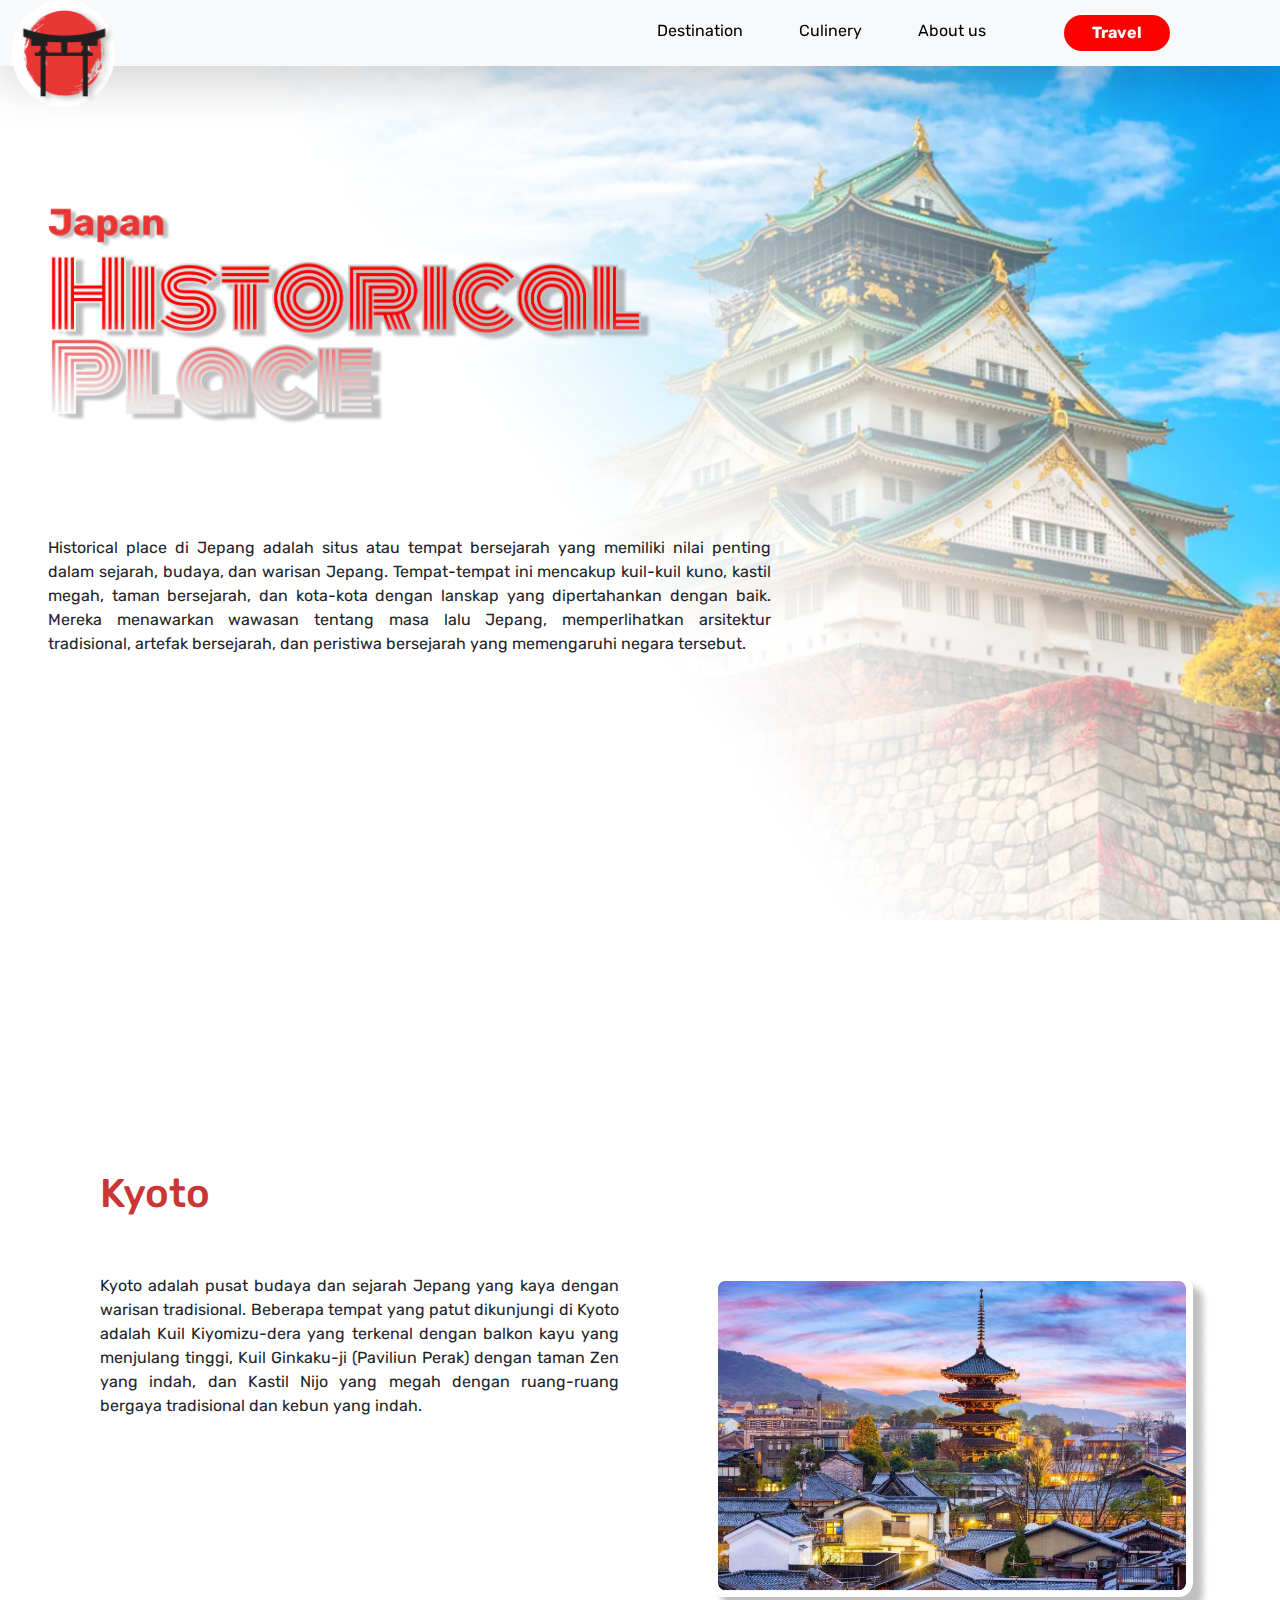
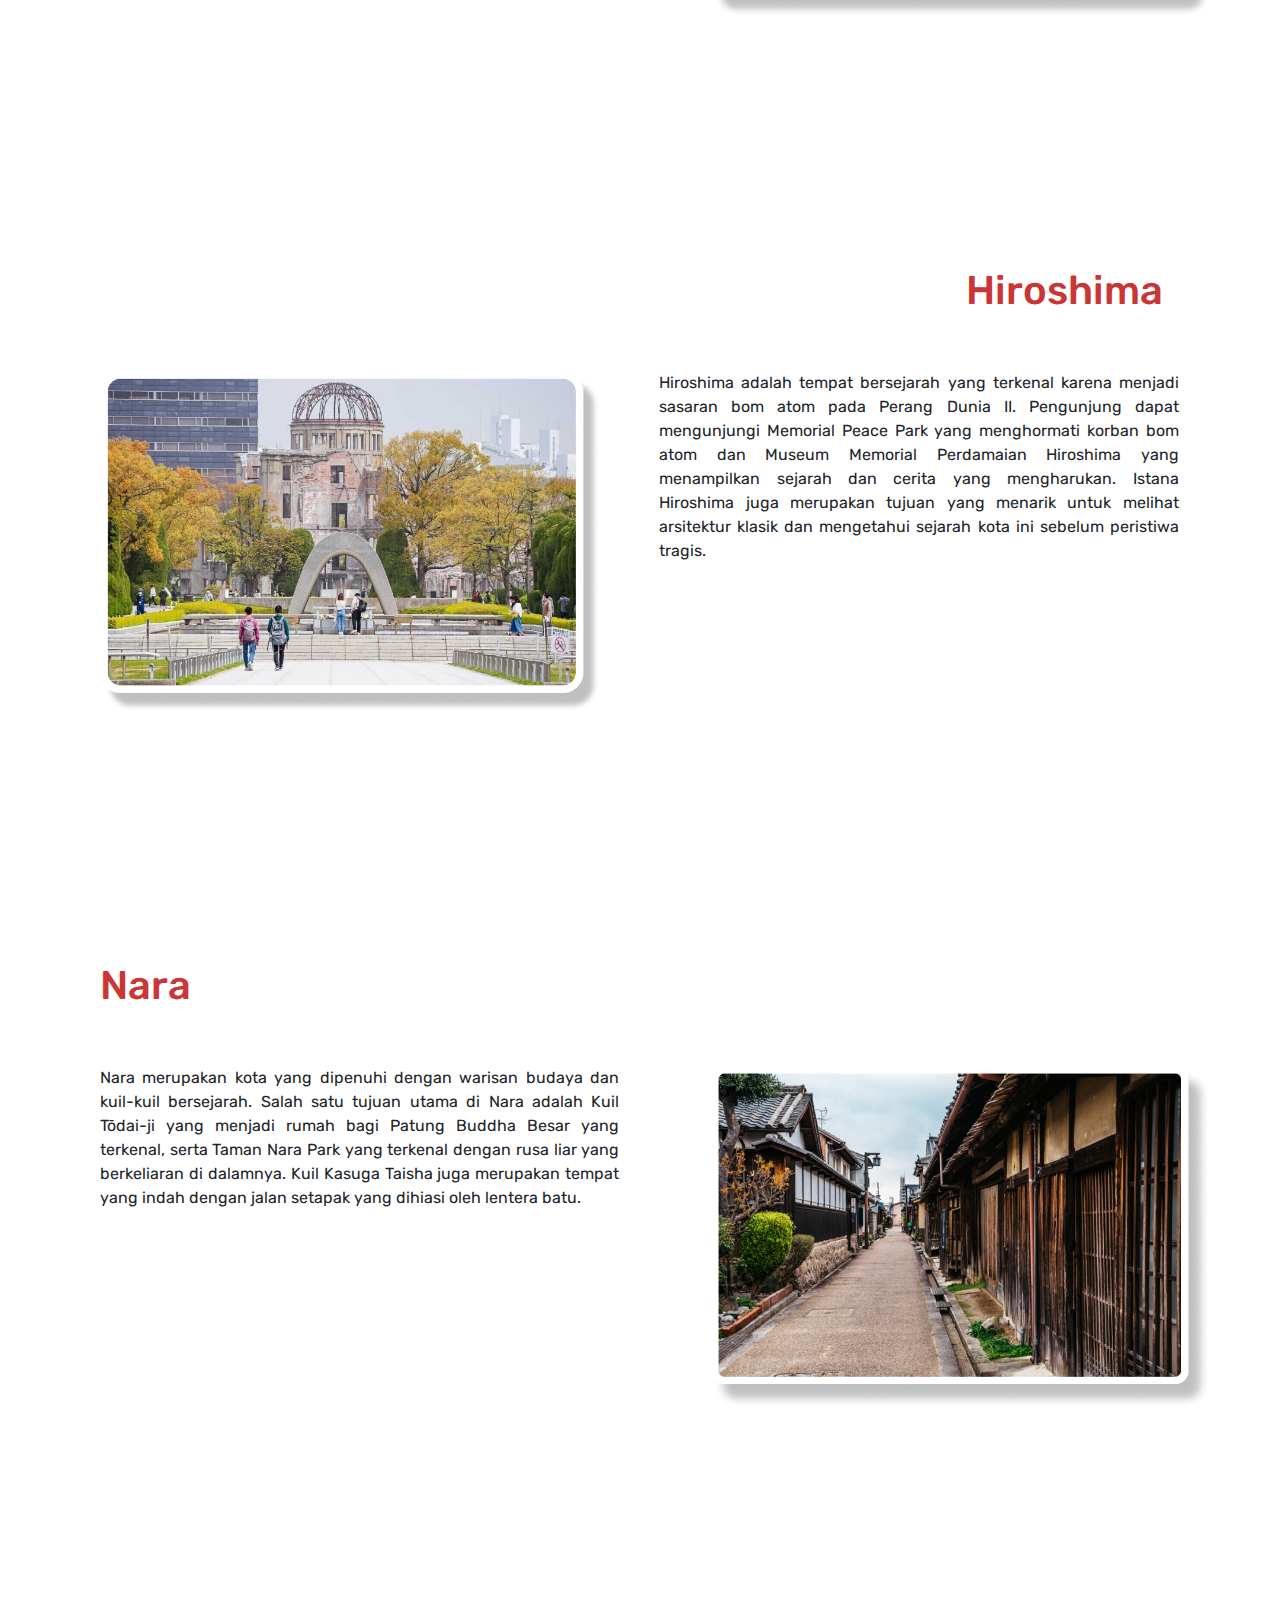
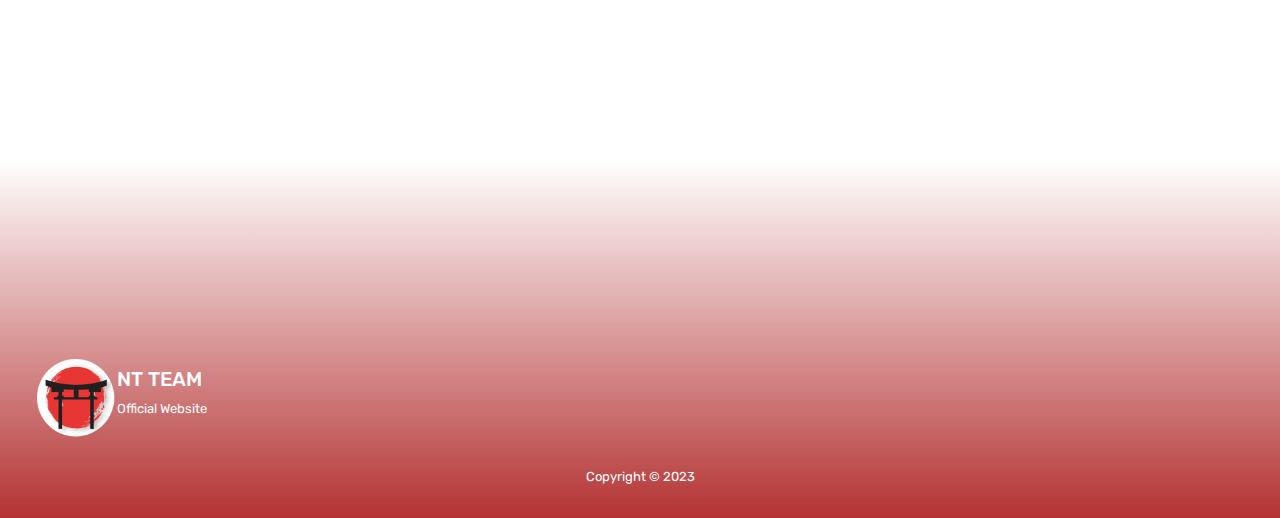
<file: historical_place.html>
<!DOCTYPE html>
<html lang="en">

<head>
  <meta charset="UTF-8" />
  <meta http-equiv="X-UA-Compatible" content="IE=edge" />
  <meta name="viewport" content="width=device-width,initial-scale=1.0" />

  <link rel="stylesheet" href="bootstrap/dist/css/bootstrap.min.css" />
  <link rel="stylesheet" href="style/main.css" />
  <title>Homepage</title>
</head>

<body>
  <nav class="navbar navbar-expand-lg bg-body-tertiary shadow-lg navbar-light ml-auto ms-auto sticky-top" data-spy="affix"
    data-offset-top="0">
    <div class="container-fluid">
      <a class="navbar-brand" href="/"><img src="./style/img/logo.png" alt="" class="position-absolute top-0"
          style="width: 120px; height: 120px;"></a>
      <button class="navbar-toggler" type="button" data-bs-toggle="collapse" data-bs-target="#navbarNav"
        aria-controls="navbarNav" aria-expanded="false" aria-label="Toggle navigation">
        <span class="navbar-toggler-icon"></span>
      </button>
      <div class="collapse navbar-collapse" id="navbarNav">
        <ul class="navbar-nav ms-auto align-item-center mx-5 ">
          <li class="nav-item mx-auto me-auto">
            <a class="nav-link active" aria-current="page" href="./index.html#dest">Destination</a>
          </li>
          <li class="nav-item mx-auto">
            <a class="nav-link" href="index.html#culinery">Culinery</a>
          </li>
          <li class="nav-item mx-auto">
            <a class="nav-link" href="index.html#about">About us</a>
          </li>
          <li class="nav-item mx-auto">
            <a class="btn btn-first" href="Travel.html">Travel</a>
          </li>
        </ul>
      </div>
    </div>
  </nav>

    <!-- Start Splash -->
    <div class="row">
        <div class="col-md-5">
          <img src="./style/img/historical_text.png" class="position-absolute ms-5" style="top: 200px; width: 70%;">
        </div>
        <div class="col-md-12">
          <img src="./style/img/bg_historical.png" class="w-100 ">
        </div>
        <div class="col-md-7 position-absolute ms-5" style="margin-top: 460px;">
          <p style=" margin-top:  10px; top: 460px; left: 55px; text-align: justify;">Historical place di Jepang adalah situs atau tempat bersejarah yang memiliki nilai penting dalam sejarah, budaya, dan warisan Jepang. Tempat-tempat ini mencakup kuil-kuil kuno, kastil megah, taman bersejarah, dan kota-kota dengan lanskap yang dipertahankan dengan baik. Mereka menawarkan wawasan tentang masa lalu Jepang, memperlihatkan arsitektur tradisional, artefak bersejarah, dan peristiwa bersejarah yang memengaruhi negara tersebut.</p>
      </div>
    </div>
      <!-- End Splash -->

      <!-- Konten  -->
      <div class="row " style="margin-top: 250px;">
        <div class="col-md-10" style="margin-left: 100px;">
            <h1 style="color: #CA3636;">Kyoto</h1>   
        </div>
      </div>
      <div class="row  align-item-center">
          <div class="col-md-5 mt-5 " style="margin-left: 100px;">
            <p style="text-align: justify;">Kyoto adalah pusat budaya dan sejarah Jepang yang kaya dengan warisan tradisional. Beberapa tempat yang patut dikunjungi di Kyoto adalah Kuil Kiyomizu-dera yang terkenal dengan balkon kayu yang menjulang tinggi, Kuil Ginkaku-ji (Paviliun Perak) dengan taman Zen yang indah, dan Kastil Nijo yang megah dengan ruang-ruang bergaya tradisional dan kebun yang indah.</p>
          </div>
          <div class="col-md-5 mt-5 text-end ms-5">
              <img src="./style/img/historical1.png" style="width: 500px;">
          </div>
        </div>
 
        <div class="row" style="margin-top: 250px;">
            <div class="col-md-10" style="margin-left: 100px;">
                <h1 style="color: #CA3636; text-align: right;">Hiroshima</h1>   
            </div>
          </div>
          <div class="row  align-item-center">
              <div class="col-md-5 mt-5 " style="margin-left: 100px;">
                <img src="./style/img/historical2.png" style="width: 500px;">
            </div>
            <div class="col-md-5 mt-5 text-end ms-3">
                <p style="text-align: justify;">Hiroshima adalah tempat bersejarah yang terkenal karena menjadi sasaran bom atom pada Perang Dunia II. Pengunjung dapat mengunjungi Memorial Peace Park yang menghormati korban bom atom dan Museum Memorial Perdamaian Hiroshima yang menampilkan sejarah dan cerita yang mengharukan. Istana Hiroshima juga merupakan tujuan yang menarik untuk melihat arsitektur klasik dan mengetahui sejarah kota ini sebelum peristiwa tragis.</p>
              </div>
            </div>
     

        <div class="row" style="margin-top: 250px;">
            <div class="col-md-10" style="margin-left: 100px;">
                <h1 style="color: #CA3636;">Nara</h1>   
            </div>
          </div>
          <div class="row  align-item-center">
              <div class="col-md-5 mt-5 " style="margin-left: 100px;">
                <p style="text-align: justify;">Nara merupakan kota yang dipenuhi dengan warisan budaya dan kuil-kuil bersejarah. Salah satu tujuan utama di Nara adalah Kuil Tōdai-ji yang menjadi rumah bagi Patung Buddha Besar yang terkenal, serta Taman Nara Park yang terkenal dengan rusa liar yang berkeliaran di dalamnya. Kuil Kasuga Taisha juga merupakan tempat yang indah dengan jalan setapak yang dihiasi oleh lentera batu.</p>
              </div>
              <div class="col-md-5 mt-5 text-end ms-5">
                  <img src="./style/img/historical3.png" style="width: 500px;">
              </div>
            </div>
   <!-- End Konten -->

  <!-- footer -->
  <div class="footer" style="margin-top: 350px;">
    <div class="card-body" style="background: linear-gradient(0deg, #B43333 0%, rgba(180, 51, 51, 0.00) 100%);
  padding-top: 200px;">
      <div class="row">
        <div class="col-md-1">
          <img src="./style/img/logo.png"  class="position-absolute"  style="width: 90px; margin-left: 37px;"></a>
        </div>
        <div class="col-md-2 text-start mt-2 ms-2" style="color: white;">  
          <h5>NT TEAM</h5>
          <p style="font-size: small;">Official Website</p>
        </div>
        </div>
      <div class="row align-item-center justify-content-center d-flex mt-3 py-3 ">
        <p style="text-align: center; font-size: small; color: white; font-weight: normal; font-family: Rubik;">Copyright ©      2023</p>
      </div>
    </div>
  </div>
    <!-- End footer -->

  </body>
</html>
</file>
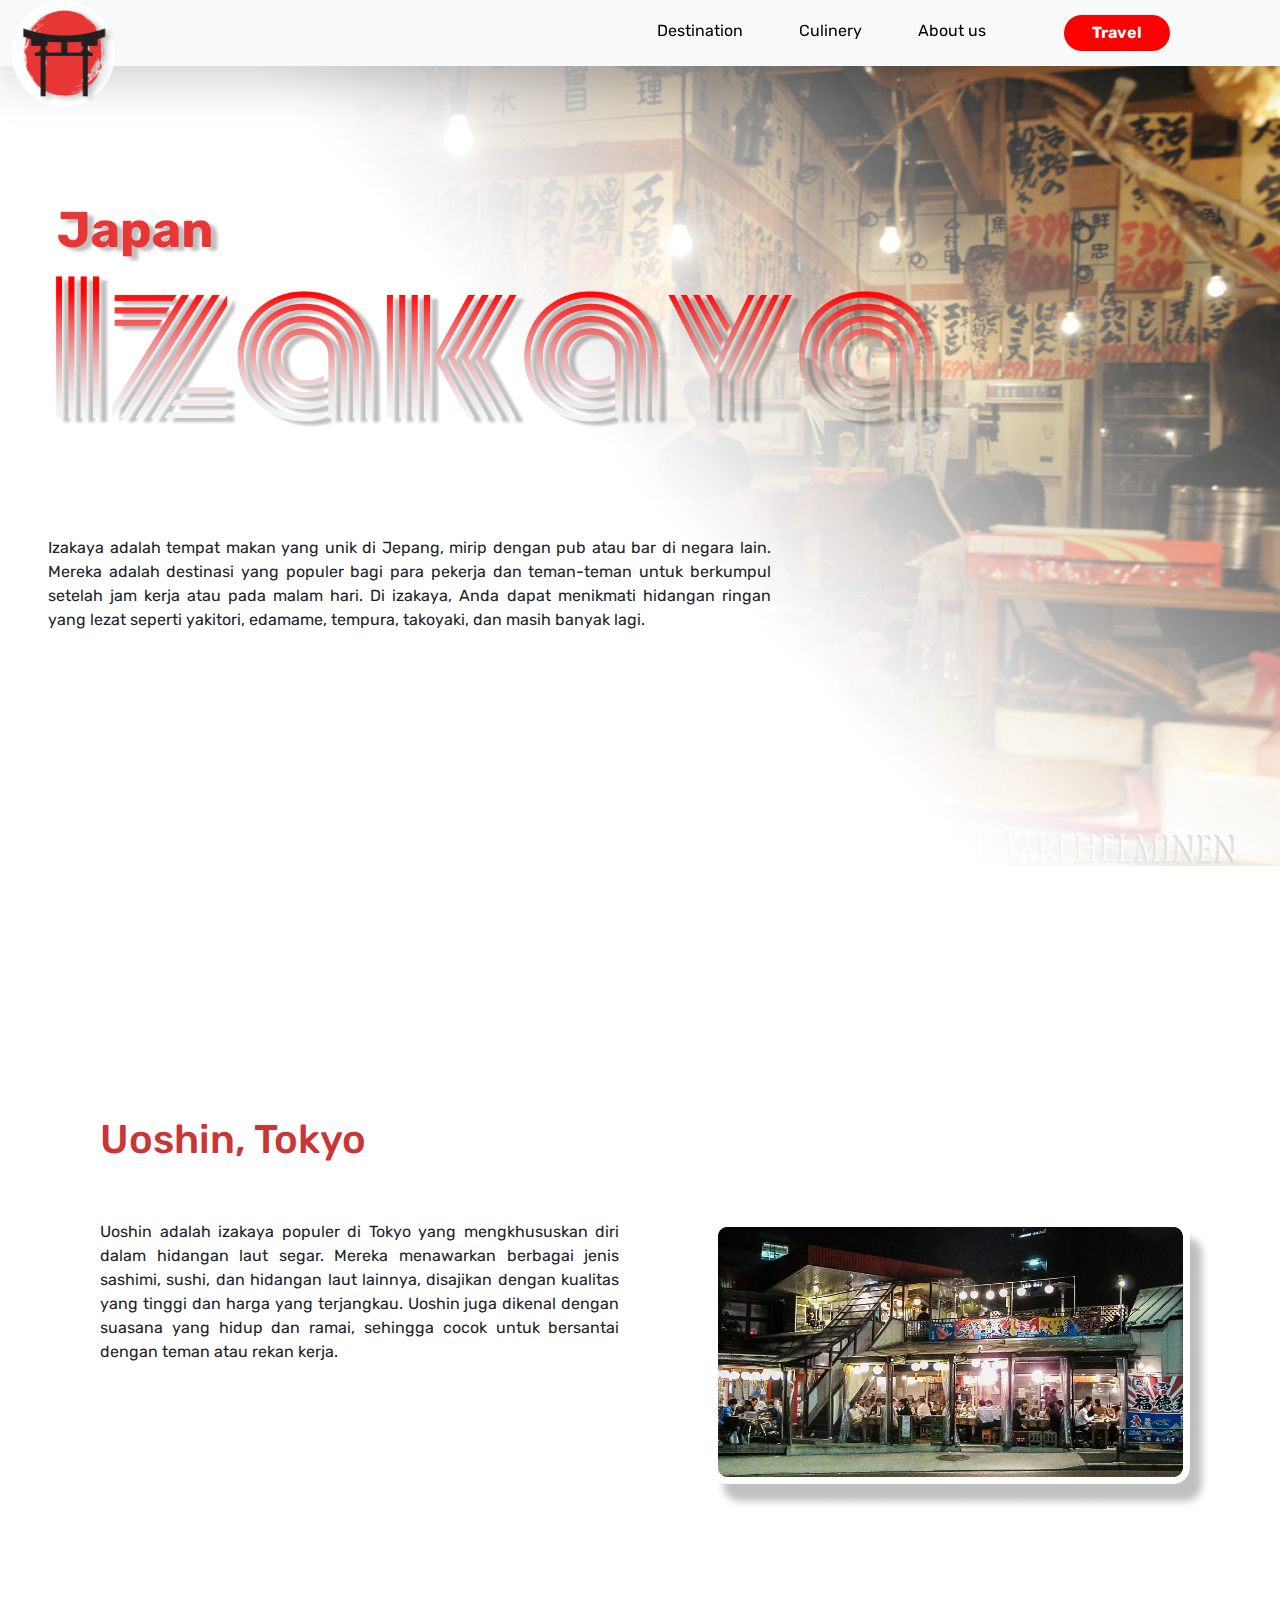
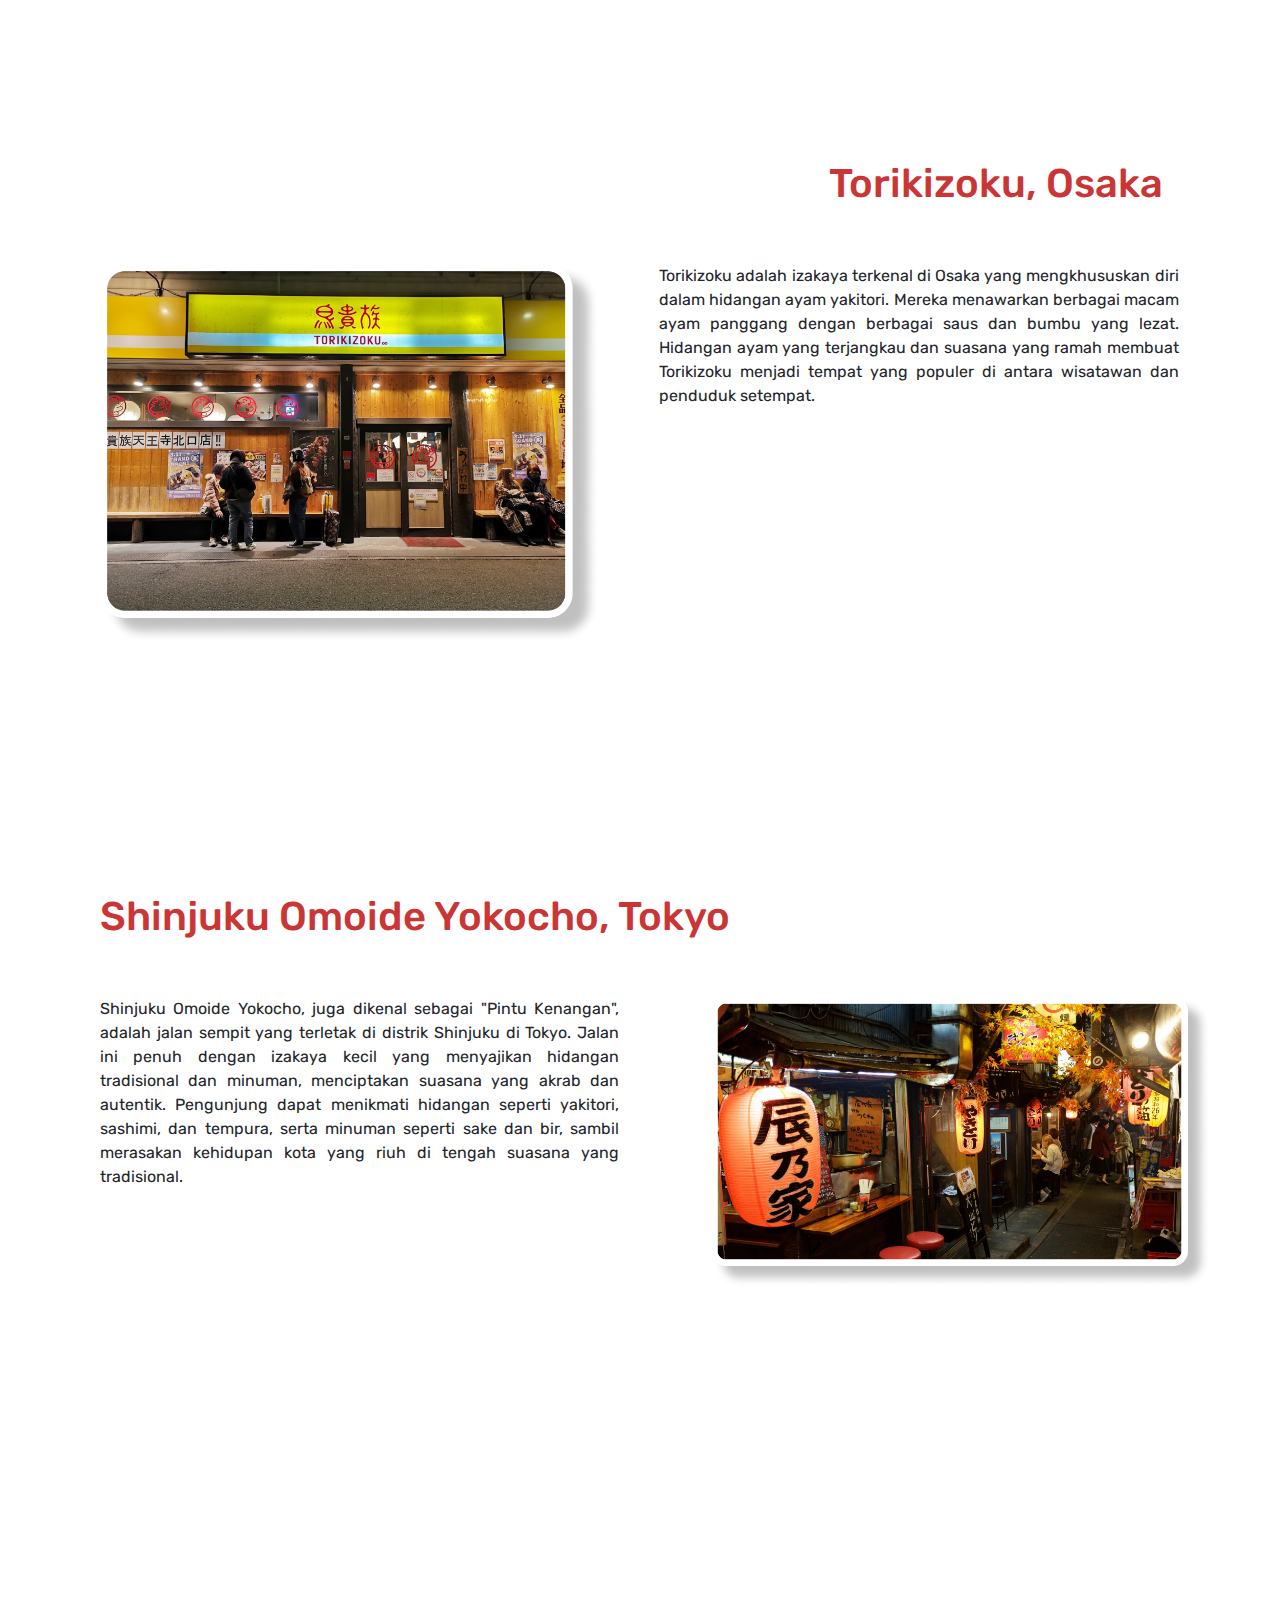
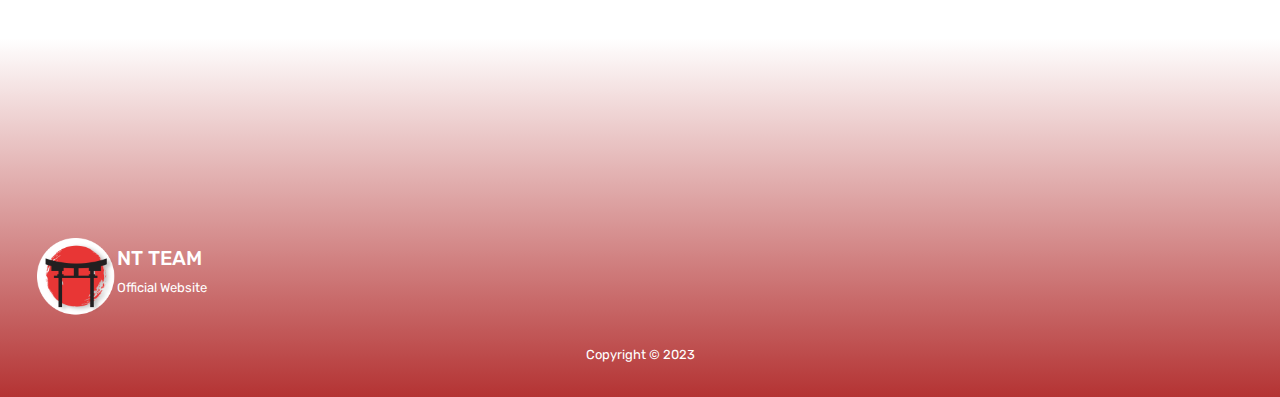
<file: izakaya.html>
<!DOCTYPE html>
<html lang="en">

<head>
  <meta charset="UTF-8" />
  <meta http-equiv="X-UA-Compatible" content="IE=edge" />
  <meta name="viewport" content="width=device-width,initial-scale=1.0" />

  <link rel="stylesheet" href="bootstrap/dist/css/bootstrap.min.css" />
  <link rel="stylesheet" href="style/main.css" />
  <title>Homepage</title>
</head>

<body>
  <nav class="navbar navbar-expand-lg bg-body-tertiary shadow-lg navbar-light ml-auto ms-auto sticky-top" data-spy="affix"
    data-offset-top="0">
    <div class="container-fluid">
      <a class="navbar-brand" href="/"><img src="./style/img/logo.png" alt="" class="position-absolute top-0"
          style="width: 120px; height: 120px;"></a>
      <button class="navbar-toggler" type="button" data-bs-toggle="collapse" data-bs-target="#navbarNav"
        aria-controls="navbarNav" aria-expanded="false" aria-label="Toggle navigation">
        <span class="navbar-toggler-icon"></span>
      </button>
      <div class="collapse navbar-collapse" id="navbarNav">
        <ul class="navbar-nav ms-auto align-item-center mx-5 ">
          <li class="nav-item mx-auto me-auto">
            <a class="nav-link active" aria-current="page" href="./index.html#dest">Destination</a>
          </li>
          <li class="nav-item mx-auto">
            <a class="nav-link" href="index.html#culinery">Culinery</a>
          </li>
          <li class="nav-item mx-auto">
            <a class="nav-link" href="index.html#about">About us</a>
          </li>
          <li class="nav-item mx-auto">
            <a class="btn btn-first" href="Travel.html">Travel</a>
          </li>
        </ul>
      </div>
    </div>
  </nav>

    <!-- Start Splash -->
    <div class="row">
        <div class="col-md-5">
          <img src="./style/img/izakaya_text.png" class="position-absolute ms-5" style="top: 200px; width: 70%;">
        </div>
        <div class="col-md-12">
          <img src="./style/img/bg_izakaya.png" class="w-100 ">
        </div>
        <div class="col-md-7 position-absolute ms-5" style="margin-top: 460px;">
          <p style=" margin-top:  10px; top: 460px; left: 55px; text-align: justify;">Izakaya adalah tempat makan yang unik di Jepang, mirip dengan pub atau bar di negara lain. Mereka adalah destinasi yang populer bagi para pekerja dan teman-teman untuk berkumpul setelah jam kerja atau pada malam hari. Di izakaya, Anda dapat menikmati hidangan ringan yang lezat seperti yakitori, edamame, tempura, takoyaki, dan masih banyak lagi. </p>
      </div>
    </div>
      <!-- End Splash -->

      <!-- Konten  -->
      <div class="row " style="margin-top: 250px;">
        <div class="col-md-10" style="margin-left: 100px;">
            <h1 style="color: #CA3636;">Uoshin, Tokyo</h1>   
        </div>
      </div>
      <div class="row  align-item-center">
          <div class="col-md-5 mt-5 " style="margin-left: 100px;">
            <p style="text-align: justify;">Uoshin adalah izakaya populer di Tokyo yang mengkhususkan diri dalam hidangan laut segar. Mereka menawarkan berbagai jenis sashimi, sushi, dan hidangan laut lainnya, disajikan dengan kualitas yang tinggi dan harga yang terjangkau. Uoshin juga dikenal dengan suasana yang hidup dan ramai, sehingga cocok untuk bersantai dengan teman atau rekan kerja.</p>
          </div>
          <div class="col-md-5 mt-5 text-end ms-5">
              <img src="./style/img/izakaya1.png" style="width: 500px;">
          </div>
        </div>
 
        <div class="row" style="margin-top: 250px;">
            <div class="col-md-10" style="margin-left: 100px;">
                <h1 style="color: #CA3636; text-align: right;">Torikizoku, Osaka</h1>   
            </div>
          </div>
          <div class="row  align-item-center">
              <div class="col-md-5 mt-5 " style="margin-left: 100px;">
                <img src="./style/img/izakaya2.png" style="width: 500px;">
            </div>
            <div class="col-md-5 mt-5 text-end ms-3">
                <p style="text-align: justify;">Torikizoku adalah izakaya terkenal di Osaka yang mengkhususkan diri dalam hidangan ayam yakitori. Mereka menawarkan berbagai macam ayam panggang dengan berbagai saus dan bumbu yang lezat. Hidangan ayam yang terjangkau dan suasana yang ramah membuat Torikizoku menjadi tempat yang populer di antara wisatawan dan penduduk setempat.</p>
              </div>
            </div>
     

        <div class="row" style="margin-top: 250px;">
            <div class="col-md-10" style="margin-left: 100px;">
                <h1 style="color: #CA3636;">Shinjuku Omoide Yokocho, Tokyo</h1>   
            </div>
          </div>
          <div class="row  align-item-center">
              <div class="col-md-5 mt-5 " style="margin-left: 100px;">
                <p style="text-align: justify;">Shinjuku Omoide Yokocho, juga dikenal sebagai "Pintu Kenangan", adalah jalan sempit yang terletak di distrik Shinjuku di Tokyo. Jalan ini penuh dengan izakaya kecil yang menyajikan hidangan tradisional dan minuman, menciptakan suasana yang akrab dan autentik. Pengunjung dapat menikmati hidangan seperti yakitori, sashimi, dan tempura, serta minuman seperti sake dan bir, sambil merasakan kehidupan kota yang riuh di tengah suasana yang tradisional.</p>
              </div>
              <div class="col-md-5 mt-5 text-end ms-5">
                  <img src="./style/img/izakaya3.png" style="width: 500px;">
              </div>
            </div>
   <!-- End Konten -->

  <!-- footer -->
  <div class="footer" style="margin-top: 350px;">
    <div class="card-body" style="background: linear-gradient(0deg, #B43333 0%, rgba(180, 51, 51, 0.00) 100%);
  padding-top: 200px;">
      <div class="row">
        <div class="col-md-1">
          <img src="./style/img/logo.png"  class="position-absolute"  style="width: 90px; margin-left: 37px;"></a>
        </div>
        <div class="col-md-2 text-start mt-2 ms-2" style="color: white;">  
          <h5>NT TEAM</h5>
          <p style="font-size: small;">Official Website</p>
        </div>
        </div>
      <div class="row align-item-center justify-content-center d-flex mt-3 py-3 ">
        <p style="text-align: center; font-size: small; color: white; font-weight: normal; font-family: Rubik;">Copyright ©      2023</p>
      </div>
    </div>
  </div>
    <!-- End footer -->

  </body>
</html>
</file>
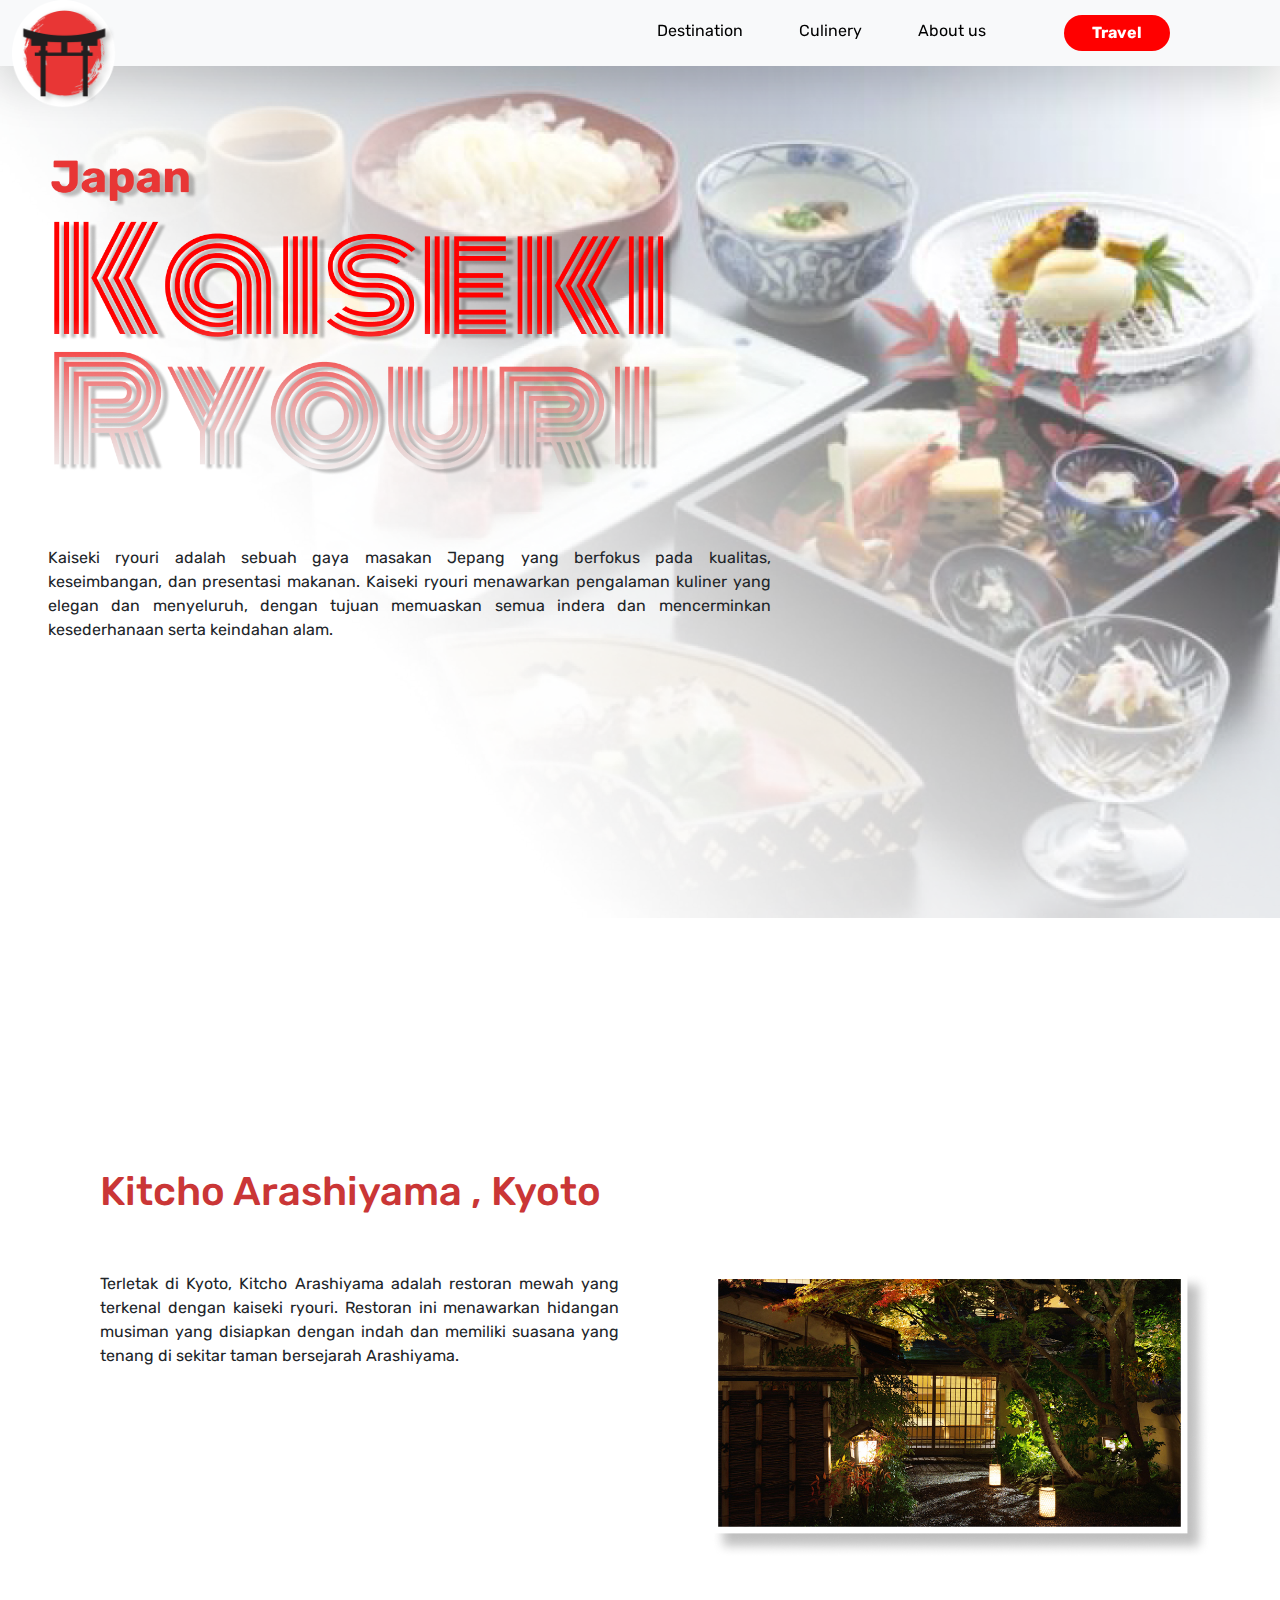
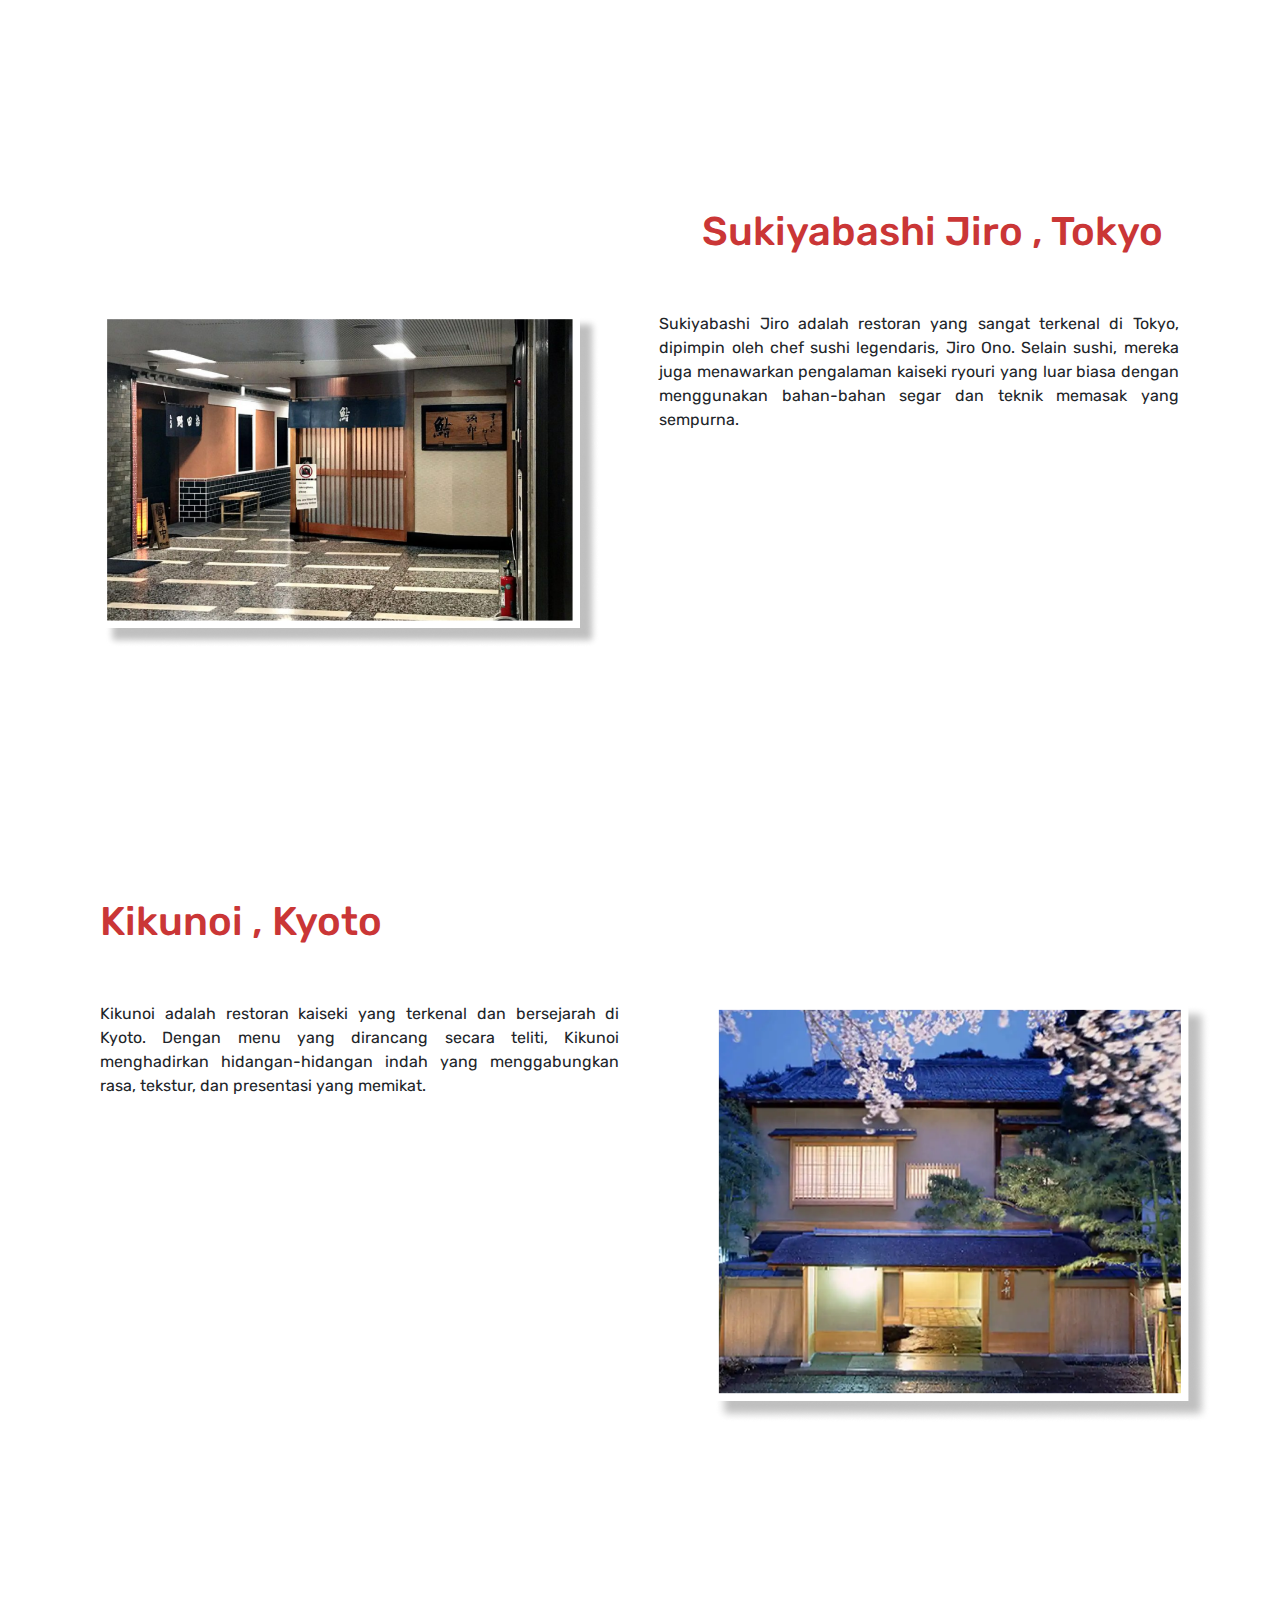
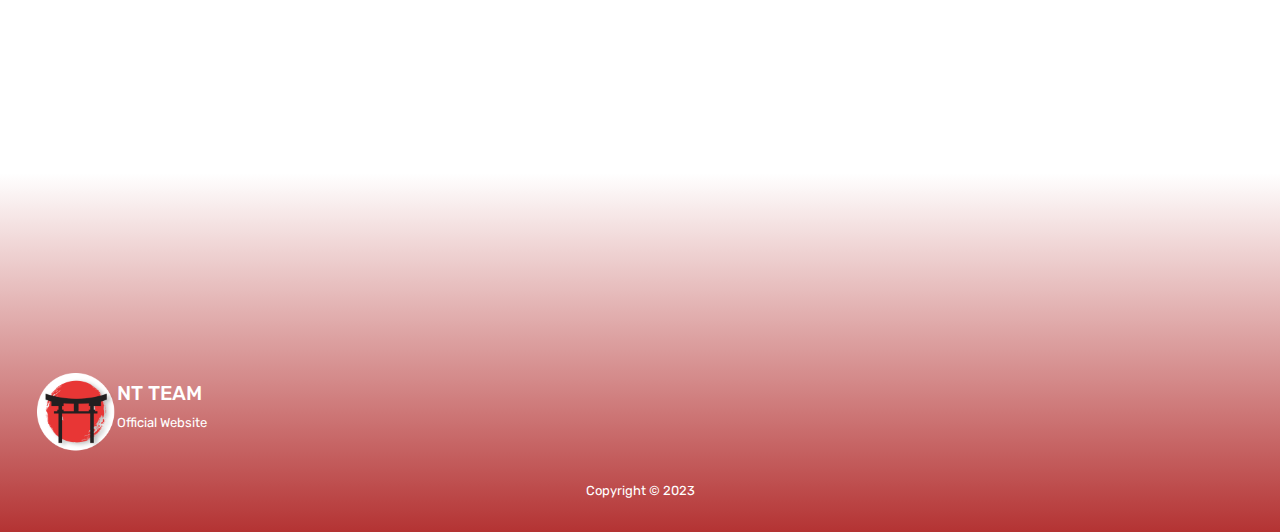
<file: kaiseki_ryouri.html>
<!DOCTYPE html>
<html lang="en">

<head>
  <meta charset="UTF-8" />
  <meta http-equiv="X-UA-Compatible" content="IE=edge" />
  <meta name="viewport" content="width=device-width,initial-scale=1.0" />

  <link rel="stylesheet" href="bootstrap/dist/css/bootstrap.min.css" />
  <link rel="stylesheet" href="style/main.css" />
  <title>Homepage</title>
</head>

<body>
  <nav class="navbar navbar-expand-lg bg-body-tertiary shadow-lg navbar-light ml-auto ms-auto sticky-top" data-spy="affix"
    data-offset-top="0">
    <div class="container-fluid">
      <a class="navbar-brand" href="/"><img src="./style/img/logo.png" alt="" class="position-absolute top-0"
          style="width: 120px; height: 120px;"></a>
      <button class="navbar-toggler" type="button" data-bs-toggle="collapse" data-bs-target="#navbarNav"
        aria-controls="navbarNav" aria-expanded="false" aria-label="Toggle navigation">
        <span class="navbar-toggler-icon"></span>
      </button>
      <div class="collapse navbar-collapse" id="navbarNav">
        <ul class="navbar-nav ms-auto align-item-center mx-5 ">
          <li class="nav-item mx-auto me-auto">
            <a class="nav-link active" aria-current="page" href="./index.html#dest">Destination</a>
          </li>
          <li class="nav-item mx-auto">
            <a class="nav-link" href="index.html#culinery">Culinery</a>
          </li>
          <li class="nav-item mx-auto">
            <a class="nav-link" href="index.html#about">About us</a>
          </li>
          <li class="nav-item mx-auto">
            <a class="btn btn-first" href="Travel.html">Travel</a>
          </li>
        </ul>
      </div>
    </div>
  </nav>

    <!-- Start Splash -->
    <div class="row">
        <div class="col-md-5">
          <img src="./style/img/kaiseki_text.png" class="position-absolute ms-5" style="top: 150px; width: 70%;">
        </div>
        <div class="col-md-12">
          <img src="./style/img/bg_kaiseki.png" class="w-100 ">
        </div>
        <div class="col-md-7 position-absolute ms-5" style="margin-top: 470px;">
          <p style=" margin-top:  10px; top: 460px; left: 55px; text-align: justify;">Kaiseki ryouri adalah sebuah gaya masakan Jepang yang berfokus pada kualitas, keseimbangan, dan presentasi makanan.  Kaiseki ryouri menawarkan pengalaman kuliner yang elegan dan menyeluruh, dengan tujuan memuaskan semua indera dan mencerminkan kesederhanaan serta keindahan alam.</p>
      </div>
    </div>
      <!-- End Splash -->

      <!-- Konten  -->
      <div class="row " style="margin-top: 250px;">
        <div class="col-md-10" style="margin-left: 100px;">
            <h1 style="color: #CA3636;">Kitcho Arashiyama , Kyoto</h1>   
        </div>
      </div>
      <div class="row  align-item-center">
          <div class="col-md-5 mt-5 " style="margin-left: 100px;">
            <p style="text-align: justify;">Terletak di Kyoto, Kitcho Arashiyama adalah restoran mewah yang terkenal dengan kaiseki ryouri. Restoran ini menawarkan hidangan musiman yang disiapkan dengan indah dan memiliki suasana yang tenang di sekitar taman bersejarah Arashiyama.</p>
          </div>
          <div class="col-md-5 mt-5 text-end ms-5">
              <img src="./style/img/kaiseki1.png" style="width: 500px;">
          </div>
        </div>
 
        <div class="row" style="margin-top: 250px;">
            <div class="col-md-10" style="margin-left: 100px;">
                <h1 style="color: #CA3636; text-align: right;">Sukiyabashi Jiro , Tokyo</h1>   
            </div>
          </div>
          <div class="row  align-item-center">
              <div class="col-md-5 mt-5 " style="margin-left: 100px;">
                <img src="./style/img/kaiseki2.png" style="width: 500px;">
            </div>
            <div class="col-md-5 mt-5 text-end ms-3">
                <p style="text-align: justify;">Sukiyabashi Jiro adalah restoran yang sangat terkenal di Tokyo, dipimpin oleh chef sushi legendaris, Jiro Ono. Selain sushi, mereka juga menawarkan pengalaman kaiseki ryouri yang luar biasa dengan menggunakan bahan-bahan segar dan teknik memasak yang sempurna.</p>
              </div>
            </div>
     

        <div class="row" style="margin-top: 250px;">
            <div class="col-md-10" style="margin-left: 100px;">
                <h1 style="color: #CA3636;">Kikunoi , Kyoto</h1>   
            </div>
          </div>
          <div class="row  align-item-center">
              <div class="col-md-5 mt-5 " style="margin-left: 100px;">
                <p style="text-align: justify;">Kikunoi adalah restoran kaiseki yang terkenal dan bersejarah di Kyoto. Dengan menu yang dirancang secara teliti, Kikunoi menghadirkan hidangan-hidangan indah yang menggabungkan rasa, tekstur, dan presentasi yang memikat.</p>
              </div>
              <div class="col-md-5 mt-5 text-end ms-5">
                  <img src="./style/img/kaiseki3.png" style="width: 500px;">
              </div>
            </div>
   <!-- End Konten -->

  <!-- footer -->
  <div class="footer" style="margin-top: 350px;">
    <div class="card-body" style="background: linear-gradient(0deg, #B43333 0%, rgba(180, 51, 51, 0.00) 100%);
  padding-top: 200px;">
      <div class="row">
        <div class="col-md-1">
          <img src="./style/img/logo.png"  class="position-absolute"  style="width: 90px; margin-left: 37px;"></a>
        </div>
        <div class="col-md-2 text-start mt-2 ms-2" style="color: white;">  
          <h5>NT TEAM</h5>
          <p style="font-size: small;">Official Website</p>
        </div>
        </div>
      <div class="row align-item-center justify-content-center d-flex mt-3 py-3 ">
        <p style="text-align: center; font-size: small; color: white; font-weight: normal; font-family: Rubik;">Copyright ©      2023</p>
      </div>
    </div>
  </div>
    <!-- End footer -->

  </body>
</html>
</file>
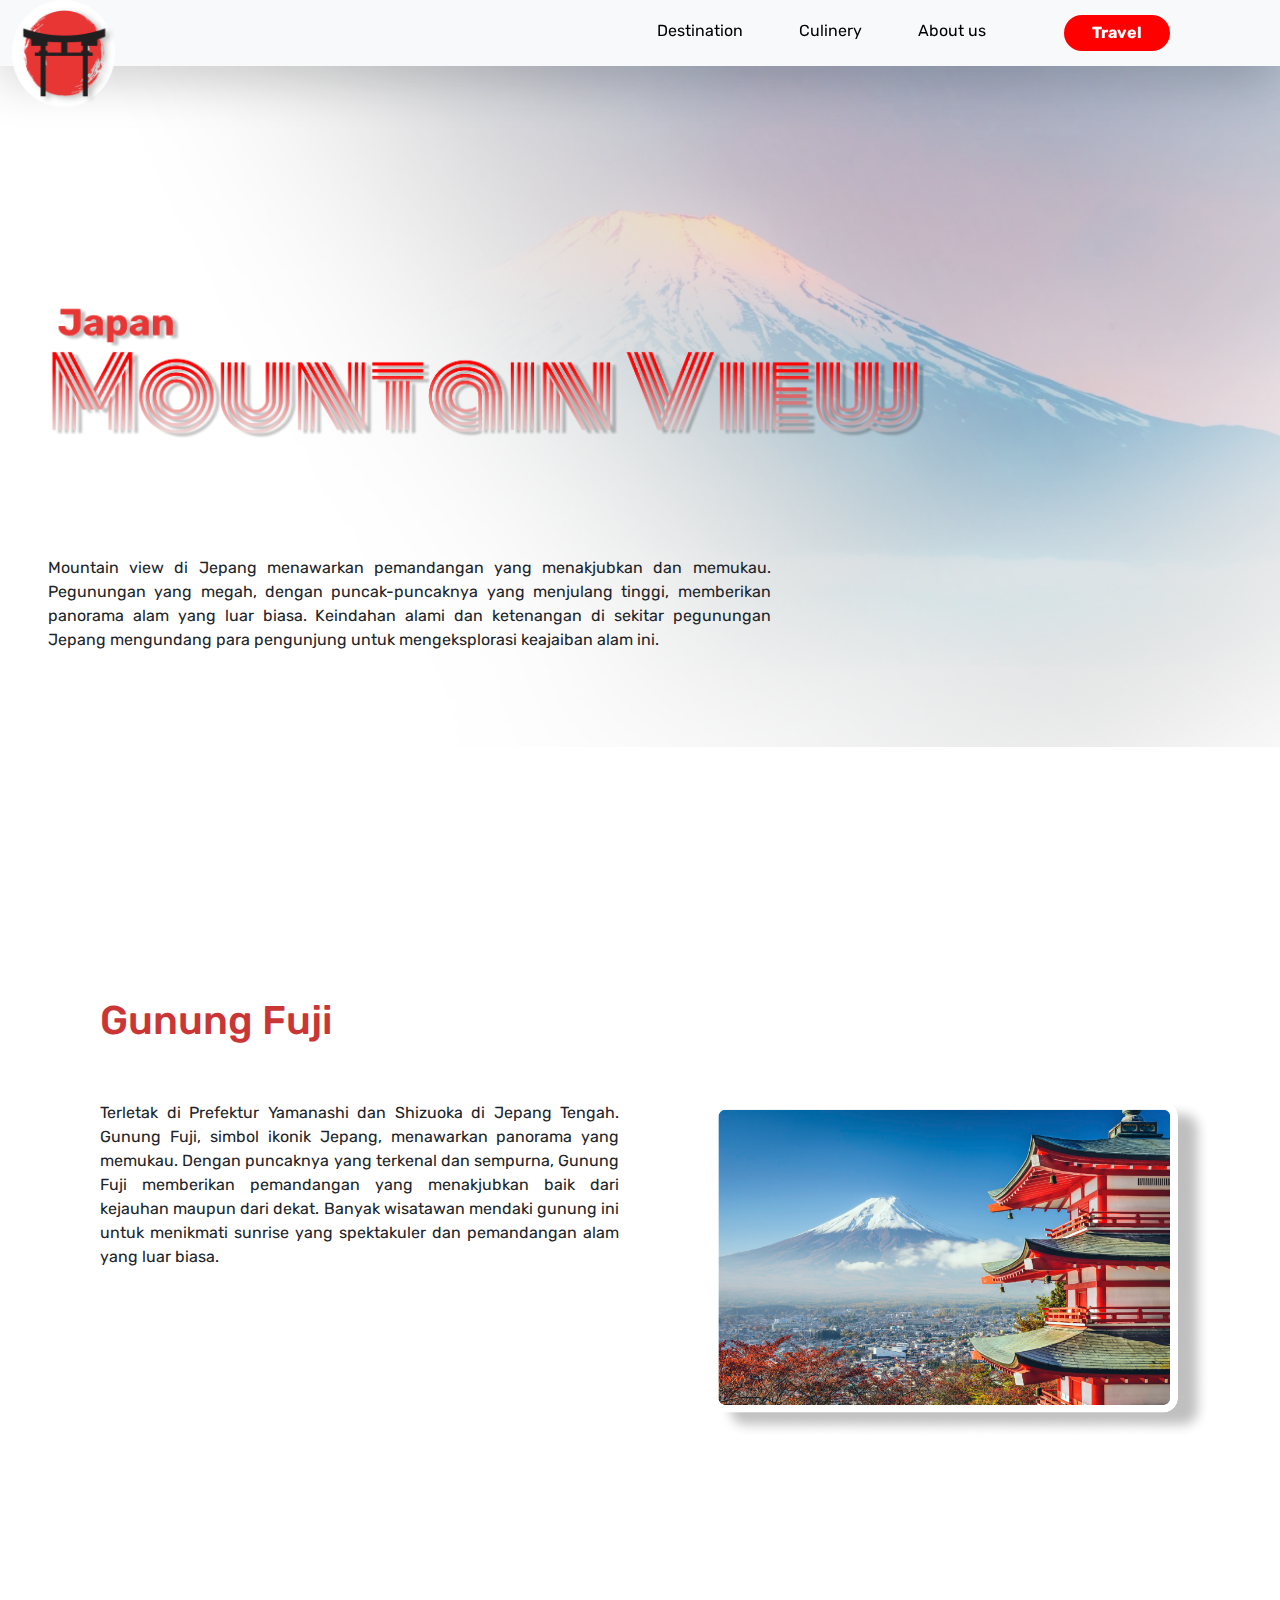
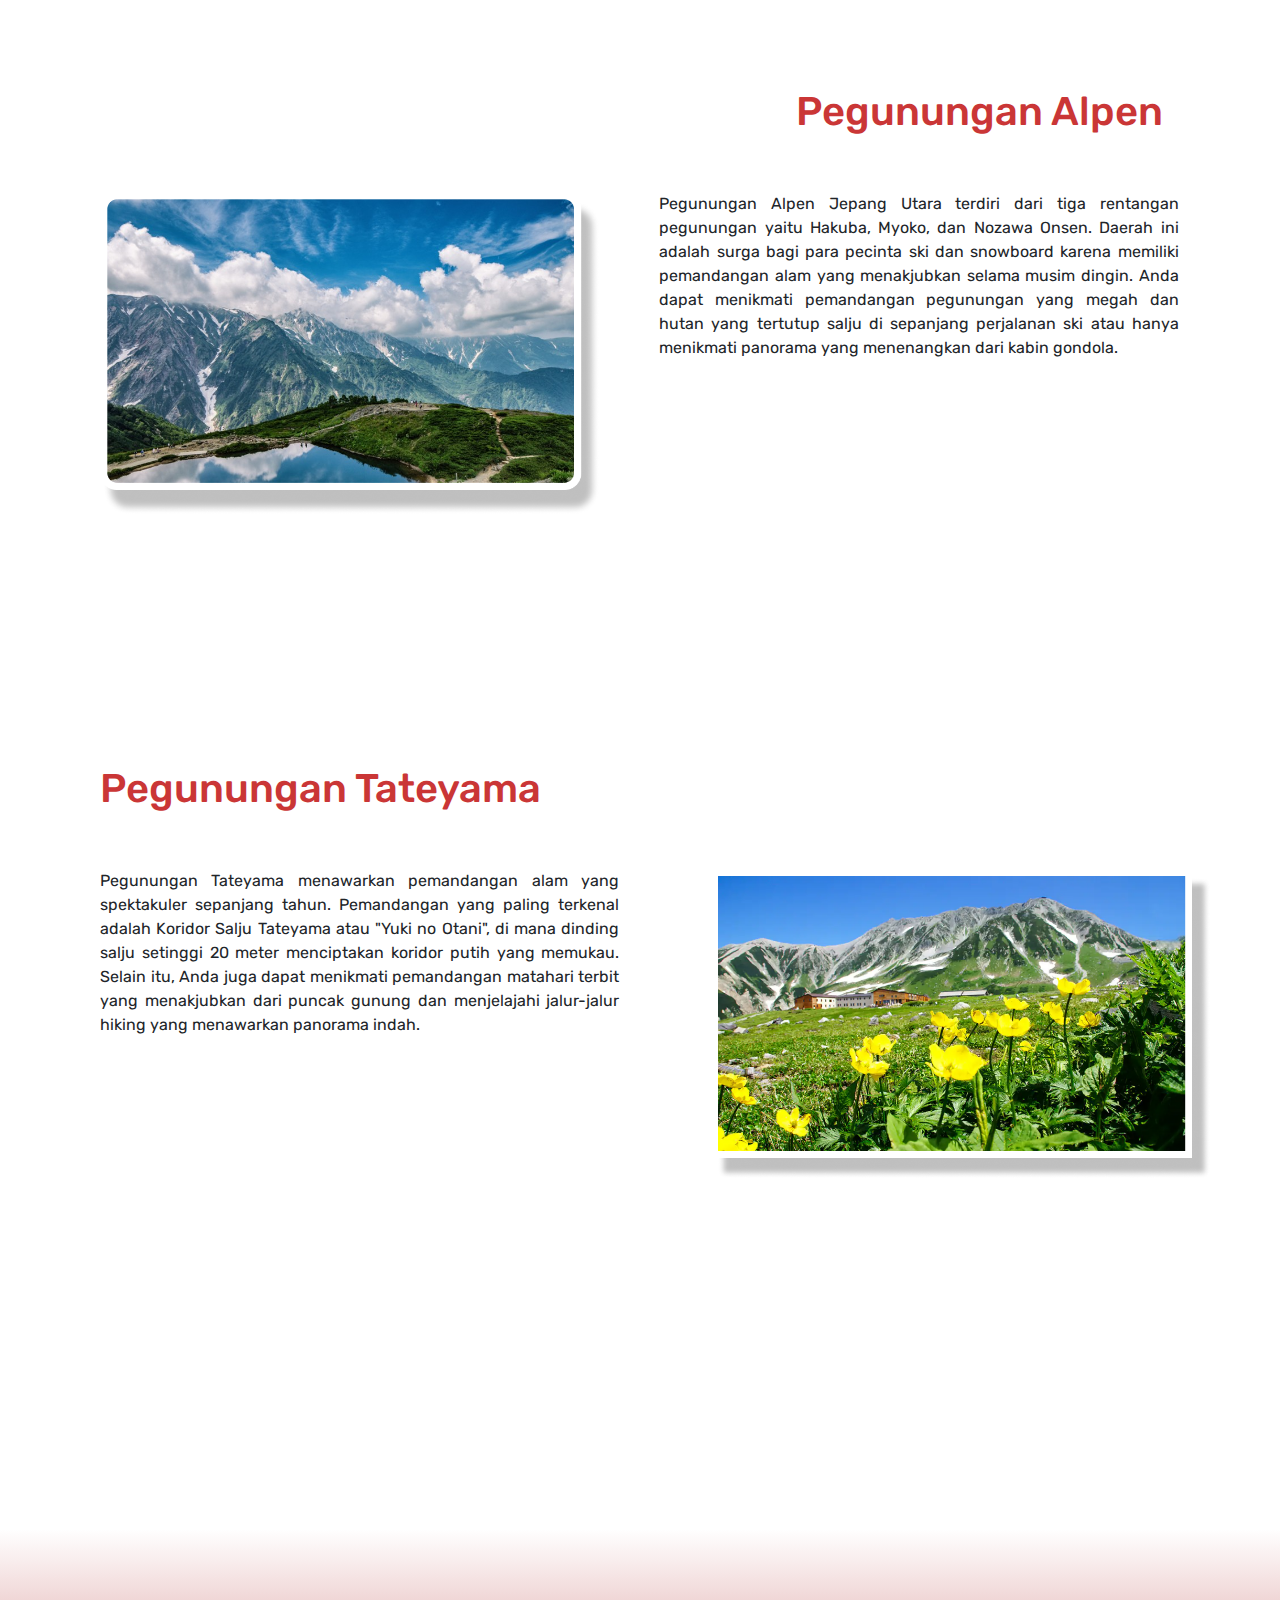
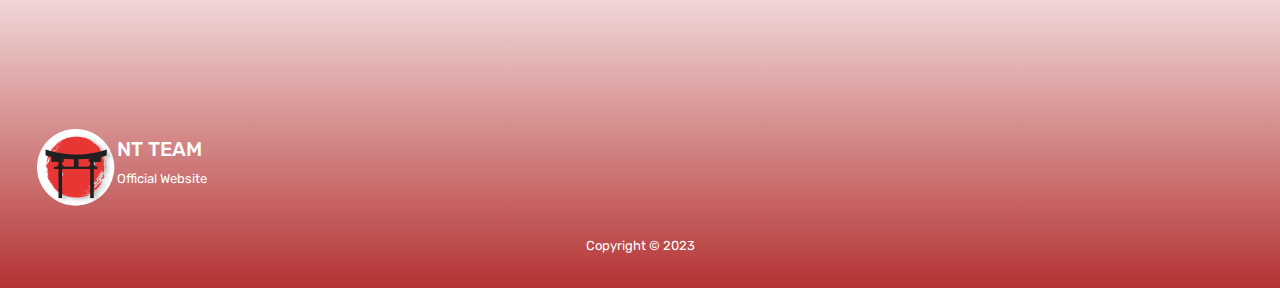
<file: mountain.html>
<!DOCTYPE html>
<html lang="en">

<head>
  <meta charset="UTF-8" />
  <meta http-equiv="X-UA-Compatible" content="IE=edge" />
  <meta name="viewport" content="width=device-width,initial-scale=1.0" />

  <link rel="stylesheet" href="bootstrap/dist/css/bootstrap.min.css" />
  <link rel="stylesheet" href="style/main.css" />
  <title>Homepage</title>
</head>

<body>
  <nav class="navbar navbar-expand-lg bg-body-tertiary shadow-lg navbar-light ml-auto ms-auto sticky-top" data-spy="affix"
    data-offset-top="0">
    <div class="container-fluid">
      <a class="navbar-brand" href="/"><img src="./style/img/logo.png" alt="" class="position-absolute top-0"
          style="width: 120px; height: 120px;"></a>
      <button class="navbar-toggler" type="button" data-bs-toggle="collapse" data-bs-target="#navbarNav"
        aria-controls="navbarNav" aria-expanded="false" aria-label="Toggle navigation">
        <span class="navbar-toggler-icon"></span>
      </button>
      <div class="collapse navbar-collapse" id="navbarNav">
        <ul class="navbar-nav ms-auto align-item-center mx-5 ">
          <li class="nav-item mx-auto me-auto">
            <a class="nav-link active" aria-current="page" href="./index.html#dest">Destination</a>
          </li>
          <li class="nav-item mx-auto">
            <a class="nav-link" href="index.html#culinery">Culinery</a>
          </li>
          <li class="nav-item mx-auto">
            <a class="nav-link" href="index.html#about">About us</a>
          </li>
          <li class="nav-item mx-auto">
            <a class="btn btn-first" href="Travel.html">Travel</a>
          </li>
        </ul>
      </div>
    </div>
  </nav>

    <!-- Start Splash -->
    <div class="row">
        <div class="col-md-5">
          <img src="./style/img/mountain_text.png" class="position-absolute ms-5" style="top: 300px; width: 70%;">
        </div>
        <div class="col-md-12">
          <img src="./style/img/bg_mountain.png" class="w-100 ">
        </div>
        <div class="col-md-7 position-absolute ms-5" style="margin-top: 480px;">
          <p style=" margin-top:  10px; top: 460px; left: 55px; text-align: justify;">Mountain view di Jepang menawarkan pemandangan yang menakjubkan dan memukau. Pegunungan yang megah, dengan puncak-puncaknya yang menjulang tinggi, memberikan panorama alam yang luar biasa. Keindahan alami dan ketenangan di sekitar pegunungan Jepang mengundang para pengunjung untuk mengeksplorasi keajaiban alam ini.</p>
      </div>
    </div>
      <!-- End Splash -->

      <!-- Konten  -->
      <div class="row " style="margin-top: 250px;">
        <div class="col-md-10" style="margin-left: 100px;">
            <h1 style="color: #CA3636;">Gunung Fuji</h1>   
        </div>
      </div>
      <div class="row  align-item-center">
          <div class="col-md-5 mt-5 " style="margin-left: 100px;">
            <p style="text-align: justify;">Terletak di Prefektur Yamanashi dan Shizuoka di Jepang Tengah. Gunung Fuji, simbol ikonik Jepang, menawarkan panorama yang memukau. Dengan puncaknya yang terkenal dan sempurna, Gunung Fuji memberikan pemandangan yang menakjubkan baik dari kejauhan maupun dari dekat. Banyak wisatawan mendaki gunung ini untuk menikmati sunrise yang spektakuler dan pemandangan alam yang luar biasa.</p>
          </div>
          <div class="col-md-5 mt-5 text-end ms-5">
              <img src="./style/img/mountain1.png" style="width: 500px;">
          </div>
        </div>
 
        <div class="row" style="margin-top: 250px;">
            <div class="col-md-10" style="margin-left: 100px;">
                <h1 style="color: #CA3636; text-align: right;">Pegunungan Alpen</h1>   
            </div>
          </div>
          <div class="row  align-item-center">
              <div class="col-md-5 mt-5 " style="margin-left: 100px;">
                <img src="./style/img/mountain2.png" style="width: 500px;">
            </div>
            <div class="col-md-5 mt-5 text-end ms-3">
                <p style="text-align: justify;">Pegunungan Alpen Jepang Utara terdiri dari tiga rentangan pegunungan yaitu Hakuba, Myoko, dan Nozawa Onsen. Daerah ini adalah surga bagi para pecinta ski dan snowboard karena memiliki pemandangan alam yang menakjubkan selama musim dingin. Anda dapat menikmati pemandangan pegunungan yang megah dan hutan yang tertutup salju di sepanjang perjalanan ski atau hanya menikmati panorama yang menenangkan dari kabin gondola.</p>
              </div>
            </div>
        

        <div class="row" style="margin-top: 250px;">
            <div class="col-md-10" style="margin-left: 100px;">
                <h1 style="color: #CA3636;">Pegunungan Tateyama</h1>   
            </div>
          </div>
          <div class="row  align-item-center">
              <div class="col-md-5 mt-5 " style="margin-left: 100px;">
                <p style="text-align: justify;">Pegunungan Tateyama menawarkan pemandangan alam yang spektakuler sepanjang tahun. Pemandangan yang paling terkenal adalah Koridor Salju Tateyama atau "Yuki no Otani", di mana dinding salju setinggi 20 meter menciptakan koridor putih yang memukau. Selain itu, Anda juga dapat menikmati pemandangan matahari terbit yang menakjubkan dari puncak gunung dan menjelajahi jalur-jalur hiking yang menawarkan panorama indah.</p>
              </div>
              <div class="col-md-5 mt-5 text-end ms-5">
                  <img src="./style/img/mountain3.png" style="width: 500px;">
              </div>
            </div>
<!-- End Konten -->

  <!-- footer -->
  <div class="footer" style="margin-top: 350px;">
    <div class="card-body" style="background: linear-gradient(0deg, #B43333 0%, rgba(180, 51, 51, 0.00) 100%);
  padding-top: 200px;">
      <div class="row">
        <div class="col-md-1">
          <img src="./style/img/logo.png"  class="position-absolute"  style="width: 90px; margin-left: 37px;"></a>
        </div>
        <div class="col-md-2 text-start mt-2 ms-2" style="color: white;">  
          <h5>NT TEAM</h5>
          <p style="font-size: small;">Official Website</p>
        </div>
        </div>
      <div class="row align-item-center justify-content-center d-flex mt-3 py-3 ">
        <p style="text-align: center; font-size: small; color: white; font-weight: normal; font-family: Rubik;">Copyright ©      2023</p>
      </div>
    </div>
  </div>
    <!-- End footer -->

  </body>
</html>
</file>
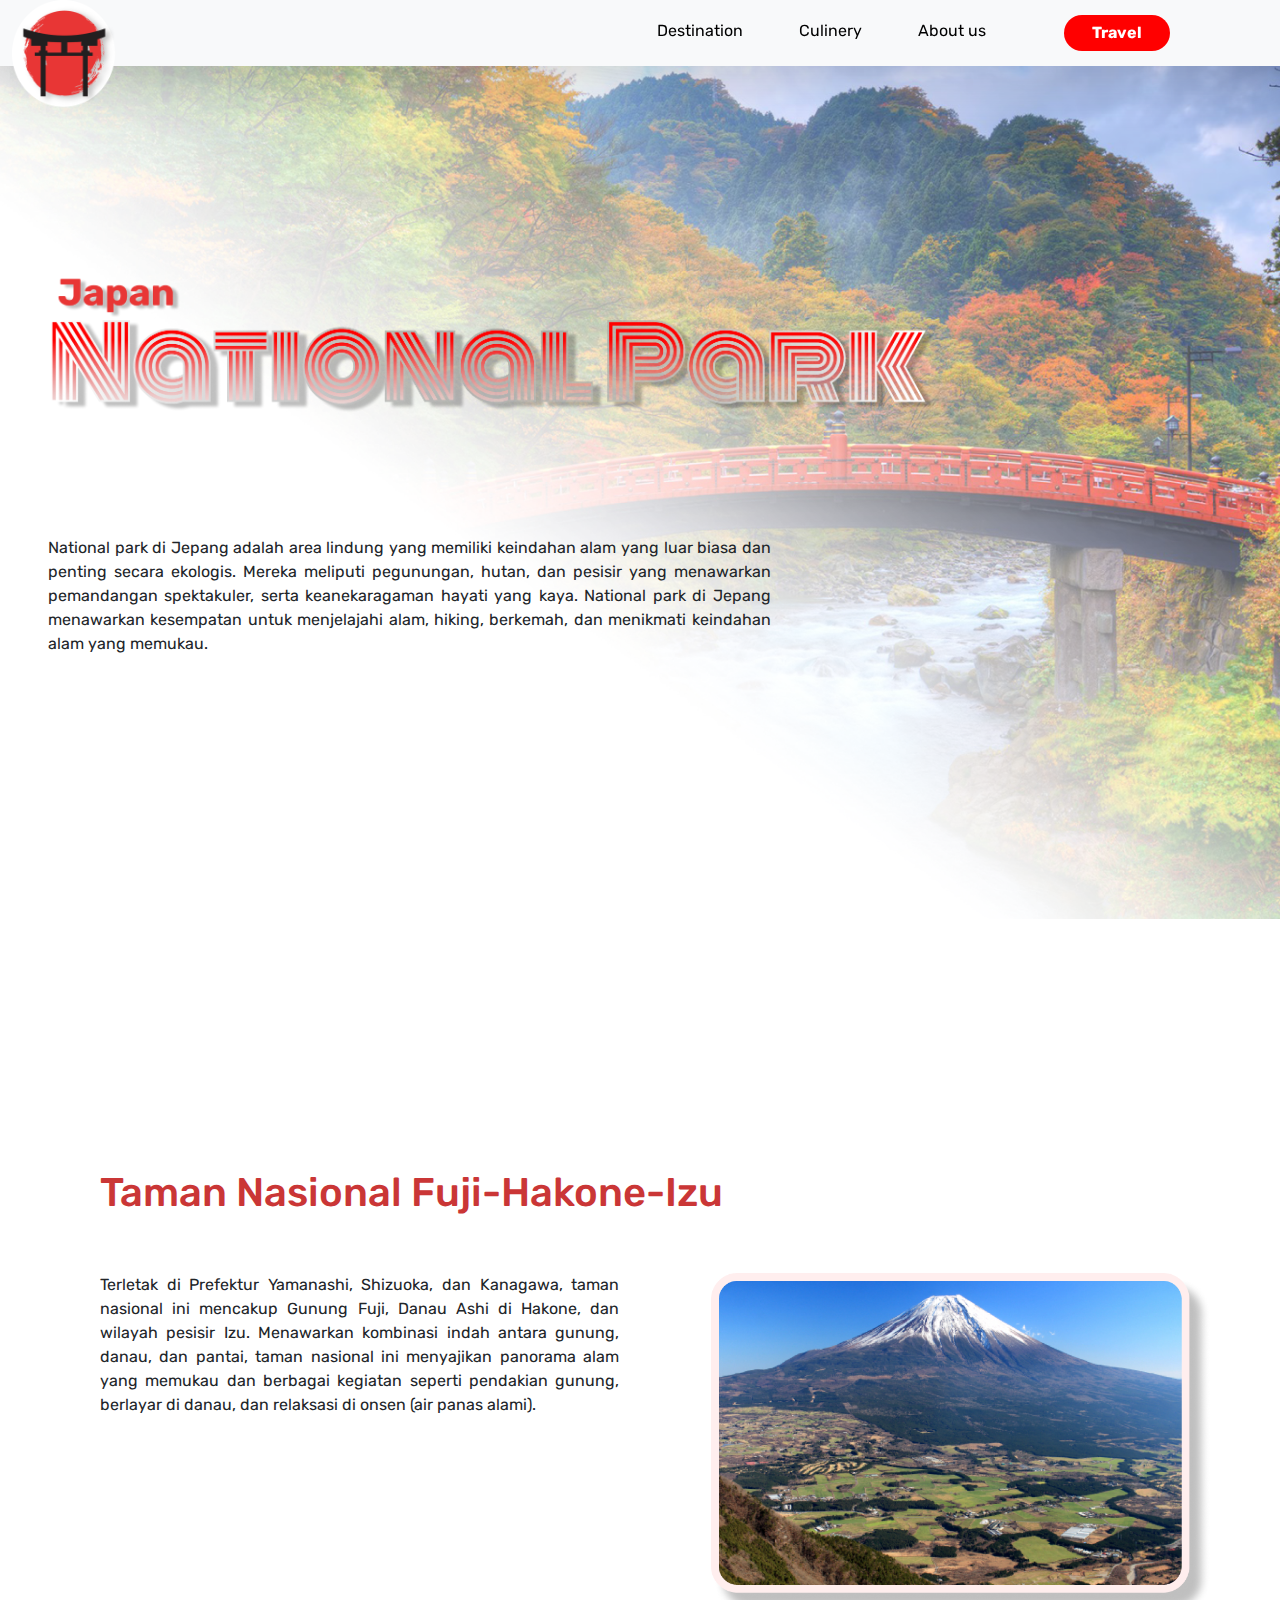
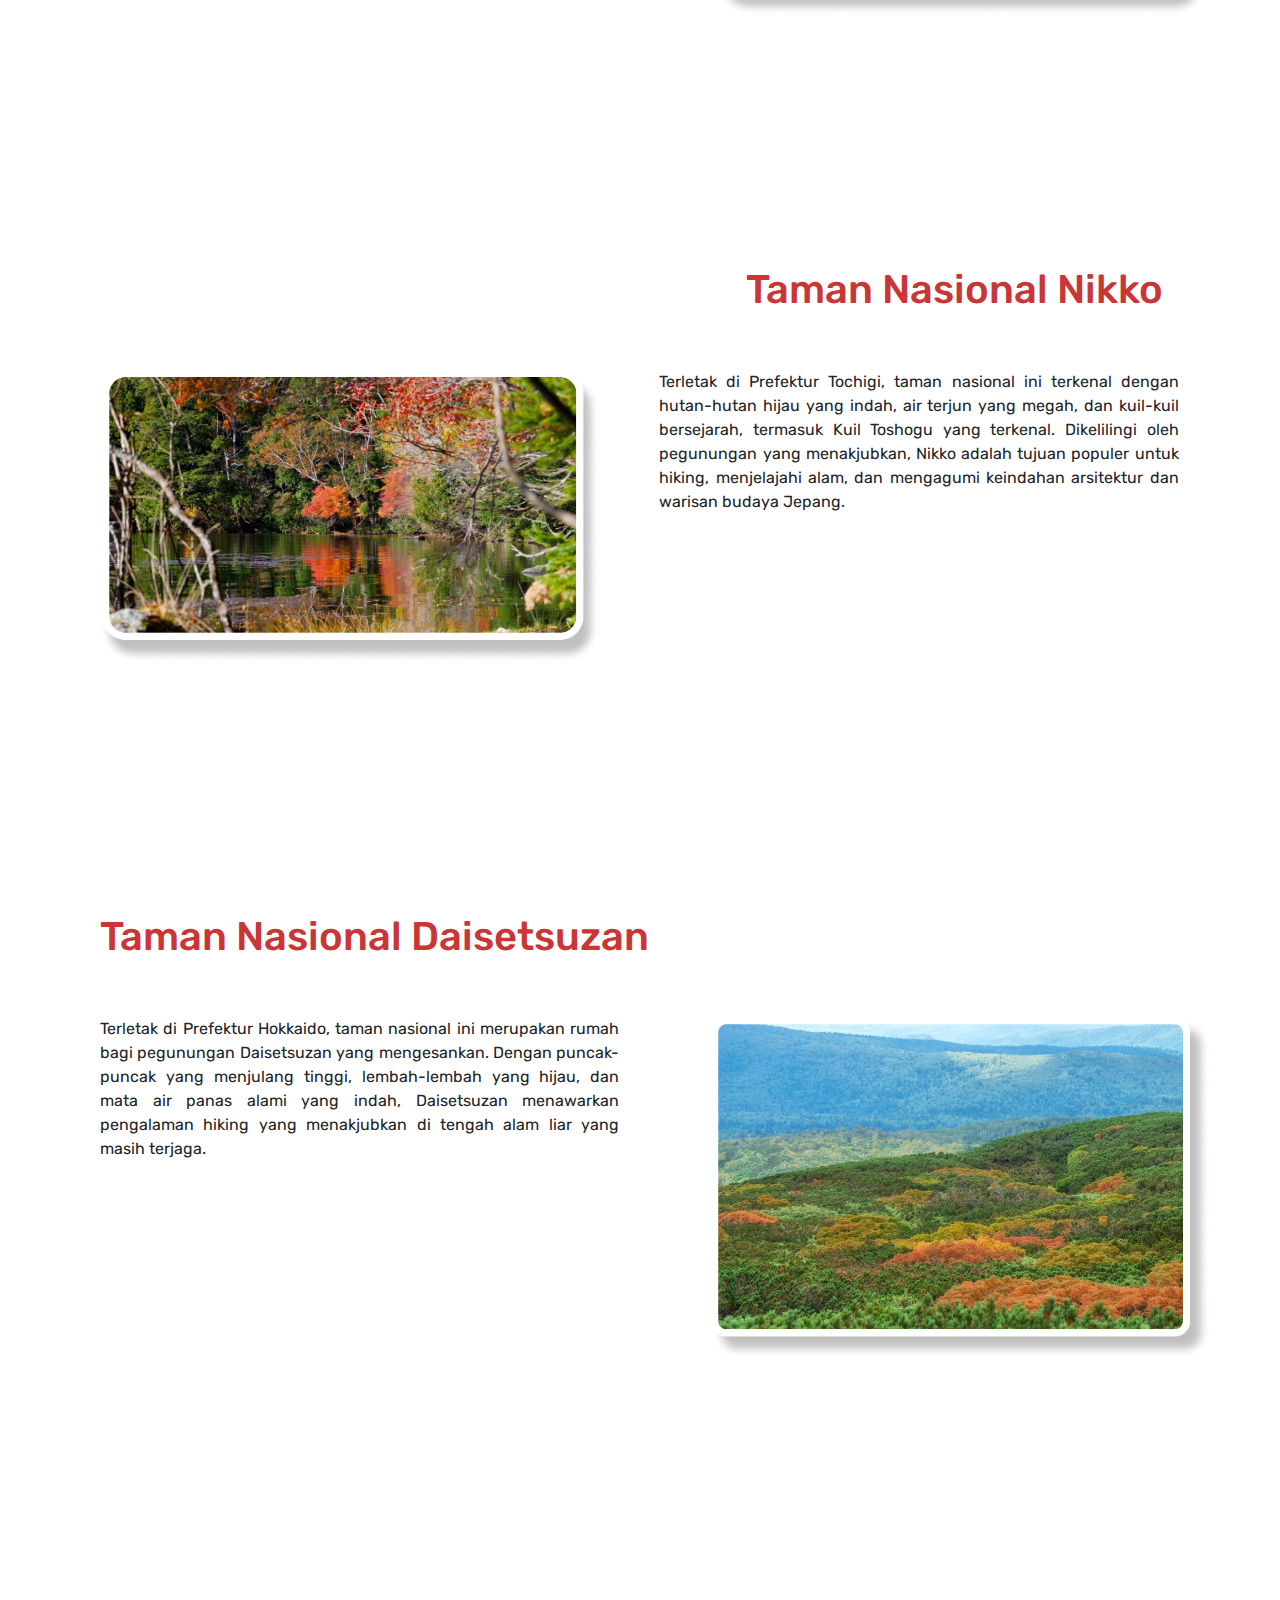
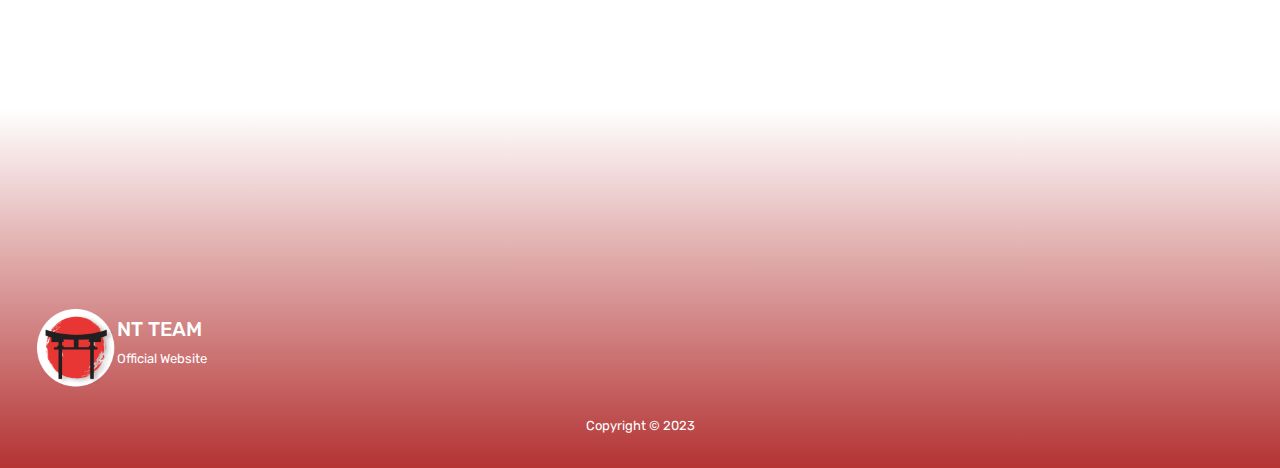
<file: national_park.html>
<!DOCTYPE html>
<html lang="en">

<head>
  <meta charset="UTF-8" />
  <meta http-equiv="X-UA-Compatible" content="IE=edge" />
  <meta name="viewport" content="width=device-width,initial-scale=1.0" />

  <link rel="stylesheet" href="bootstrap/dist/css/bootstrap.min.css" />
  <link rel="stylesheet" href="style/main.css" />
  <title>Homepage</title>
</head>

<body>
  <nav class="navbar navbar-expand-lg bg-body-tertiary shadow-lg navbar-light ml-auto ms-auto sticky-top" data-spy="affix"
    data-offset-top="0">
    <div class="container-fluid">
      <a class="navbar-brand" href="/"><img src="./style/img/logo.png" alt="" class="position-absolute top-0"
          style="width: 120px; height: 120px;"></a>
      <button class="navbar-toggler" type="button" data-bs-toggle="collapse" data-bs-target="#navbarNav"
        aria-controls="navbarNav" aria-expanded="false" aria-label="Toggle navigation">
        <span class="navbar-toggler-icon"></span>
      </button>
      <div class="collapse navbar-collapse" id="navbarNav">
        <ul class="navbar-nav ms-auto align-item-center mx-5 ">
          <li class="nav-item mx-auto me-auto">
            <a class="nav-link active" aria-current="page" href="./index.html#dest">Destination</a>
          </li>
          <li class="nav-item mx-auto">
            <a class="nav-link" href="index.html#culinery">Culinery</a>
          </li>
          <li class="nav-item mx-auto">
            <a class="nav-link" href="index.html#about">About us</a>
          </li>
          <li class="nav-item mx-auto">
            <a class="btn btn-first" href="Travel.html">Travel</a>
          </li>
        </ul>
      </div>
    </div>
  </nav>

    <!-- Start Splash -->
    <div class="row">
        <div class="col-md-5">
          <img src="./style/img/park_text.png" class="position-absolute ms-5" style="top: 270px; width: 70%;">
        </div>
        <div class="col-md-12">
          <img src="./style/img/bg_park.png" class="w-100 ">
        </div>
        <div class="col-md-7 position-absolute ms-5" style="margin-top: 460px;">
          <p style=" margin-top:  10px; top: 460px; left: 55px; text-align: justify;">National park di Jepang adalah area lindung yang memiliki keindahan alam yang luar biasa dan penting secara ekologis. Mereka meliputi pegunungan, hutan, dan pesisir yang menawarkan pemandangan spektakuler, serta keanekaragaman hayati yang kaya. National park di Jepang menawarkan kesempatan untuk menjelajahi alam, hiking, berkemah, dan menikmati keindahan alam yang memukau.</p>
      </div>
    </div>
      <!-- End Splash -->

      <!-- Konten  -->
      <div class="row " style="margin-top: 250px;">
        <div class="col-md-10" style="margin-left: 100px;">
            <h1 style="color: #CA3636;">Taman Nasional Fuji-Hakone-Izu</h1>   
        </div>
      </div>
      <div class="row  align-item-center">
          <div class="col-md-5 mt-5 " style="margin-left: 100px;">
            <p style="text-align: justify;">Terletak di Prefektur Yamanashi, Shizuoka, dan Kanagawa, taman nasional ini mencakup Gunung Fuji, Danau Ashi di Hakone, dan wilayah pesisir Izu. Menawarkan kombinasi indah antara gunung, danau, dan pantai, taman nasional ini menyajikan panorama alam yang memukau dan berbagai kegiatan seperti pendakian gunung, berlayar di danau, dan relaksasi di onsen (air panas alami).</p>
          </div>
          <div class="col-md-5 mt-5 text-end ms-5">
              <img src="./style/img/park1.png" style="width: 500px;">
          </div>
        </div>
 
        <div class="row" style="margin-top: 250px;">
            <div class="col-md-10" style="margin-left: 100px;">
                <h1 style="color: #CA3636; text-align: right;">Taman Nasional Nikko</h1>   
            </div>
          </div>
          <div class="row  align-item-center">
              <div class="col-md-5 mt-5 " style="margin-left: 100px;">
                <img src="./style/img/park2.png" style="width: 500px;">
            </div>
            <div class="col-md-5 mt-5 text-end ms-3">
                <p style="text-align: justify;">Terletak di Prefektur Tochigi, taman nasional ini terkenal dengan hutan-hutan hijau yang indah, air terjun yang megah, dan kuil-kuil bersejarah, termasuk Kuil Toshogu yang terkenal. Dikelilingi oleh pegunungan yang menakjubkan, Nikko adalah tujuan populer untuk hiking, menjelajahi alam, dan mengagumi keindahan arsitektur dan warisan budaya Jepang.</p>
              </div>
            </div>
      

        <div class="row" style="margin-top: 250px;">
            <div class="col-md-10" style="margin-left: 100px;">
                <h1 style="color: #CA3636;">Taman Nasional Daisetsuzan</h1>   
            </div>
          </div>
          <div class="row  align-item-center">
              <div class="col-md-5 mt-5 " style="margin-left: 100px;">
                <p style="text-align: justify;">Terletak di Prefektur Hokkaido, taman nasional ini merupakan rumah bagi pegunungan Daisetsuzan yang mengesankan. Dengan puncak-puncak yang menjulang tinggi, lembah-lembah yang hijau, dan mata air panas alami yang indah, Daisetsuzan menawarkan pengalaman hiking yang menakjubkan di tengah alam liar yang masih terjaga.</p>
              </div>
              <div class="col-md-5 mt-5 text-end ms-5">
                  <img src="./style/img/park3.png" style="width: 500px;">
              </div>
            </div>
              <!-- End Konten  -->

  <!-- footer -->
  <div class="footer" style="margin-top: 350px;">
    <div class="card-body" style="background: linear-gradient(0deg, #B43333 0%, rgba(180, 51, 51, 0.00) 100%);
  padding-top: 200px;">
      <div class="row">
        <div class="col-md-1">
          <img src="./style/img/logo.png"  class="position-absolute"  style="width: 90px; margin-left: 37px;"></a>
        </div>
        <div class="col-md-2 text-start mt-2 ms-2" style="color: white;">  
          <h5>NT TEAM</h5>
          <p style="font-size: small;">Official Website</p>
        </div>
        </div>
      <div class="row align-item-center justify-content-center d-flex mt-3 py-3 ">
        <p style="text-align: center; font-size: small; color: white; font-weight: normal; font-family: Rubik;">Copyright ©      2023</p>
      </div>
    </div>
  </div>
    <!-- End footer -->

  </body>
</html>
</file>
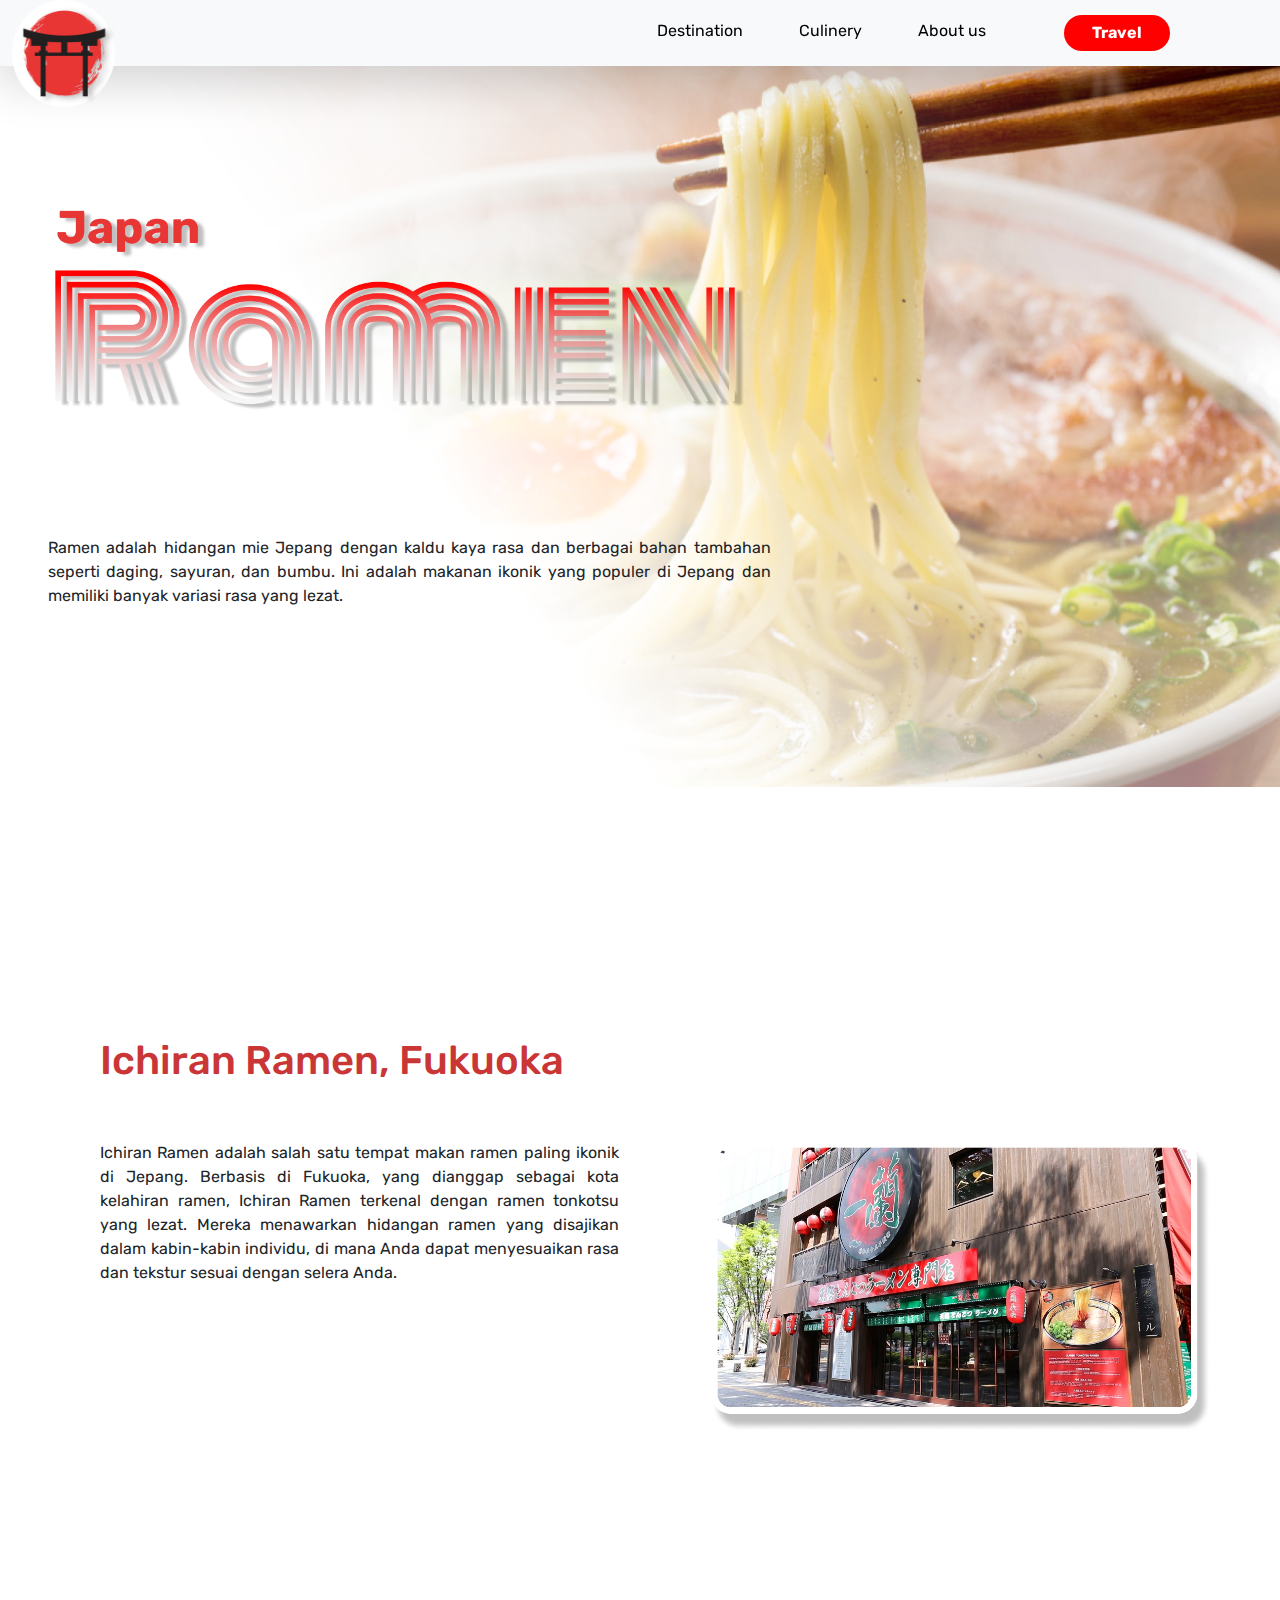
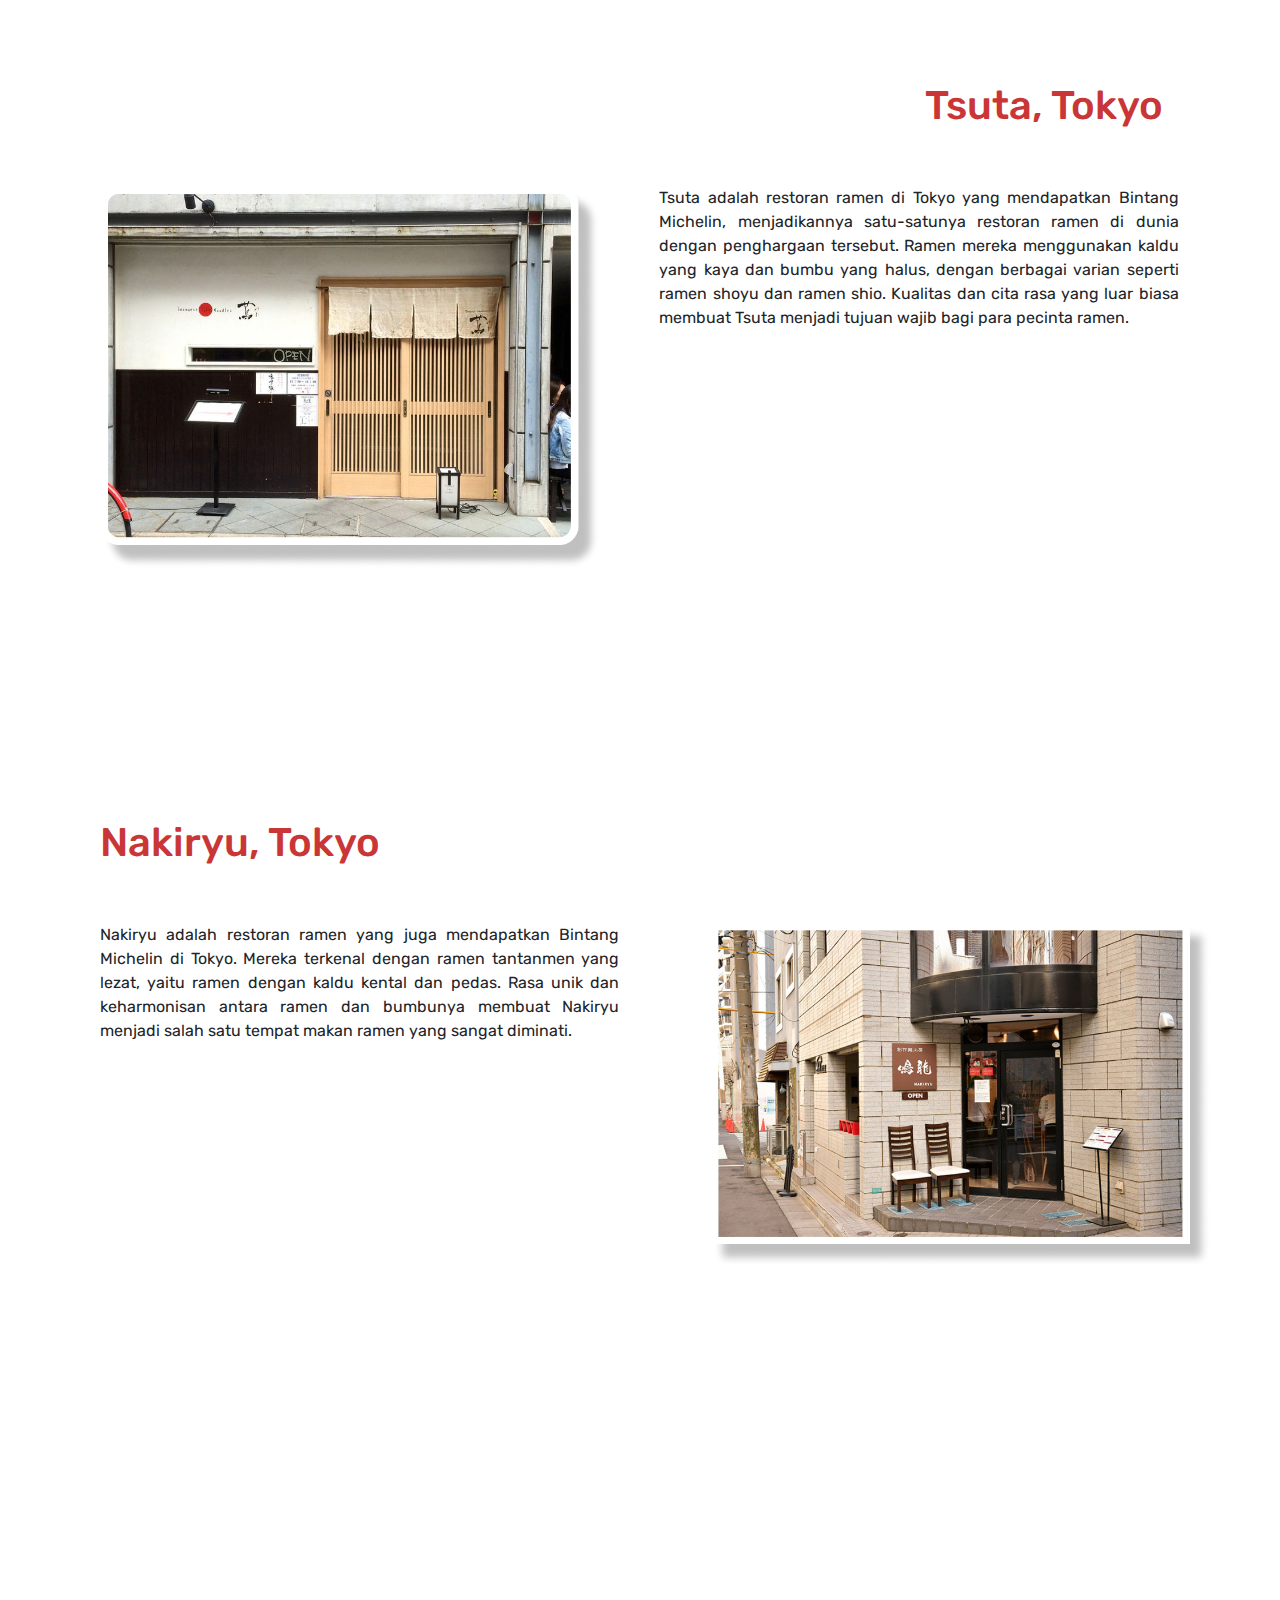
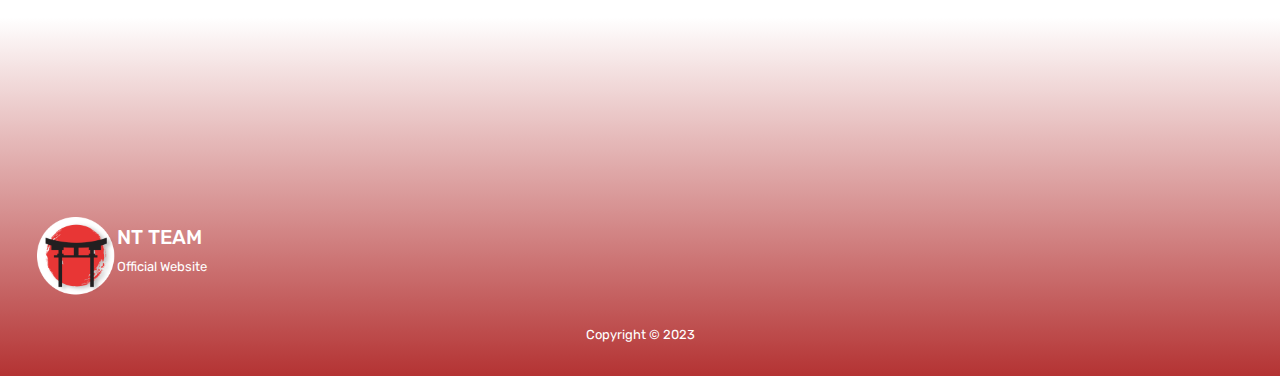
<file: ramen.html>
<!DOCTYPE html>
<html lang="en">

<head>
  <meta charset="UTF-8" />
  <meta http-equiv="X-UA-Compatible" content="IE=edge" />
  <meta name="viewport" content="width=device-width,initial-scale=1.0" />

  <link rel="stylesheet" href="bootstrap/dist/css/bootstrap.min.css" />
  <link rel="stylesheet" href="style/main.css" />
  <title>Homepage</title>
</head>

<body>
  <nav class="navbar navbar-expand-lg bg-body-tertiary shadow-lg navbar-light ml-auto ms-auto sticky-top" data-spy="affix"
    data-offset-top="0">
    <div class="container-fluid">
      <a class="navbar-brand" href="/"><img src="./style/img/logo.png" alt="" class="position-absolute top-0"
          style="width: 120px; height: 120px;"></a>
      <button class="navbar-toggler" type="button" data-bs-toggle="collapse" data-bs-target="#navbarNav"
        aria-controls="navbarNav" aria-expanded="false" aria-label="Toggle navigation">
        <span class="navbar-toggler-icon"></span>
      </button>
      <div class="collapse navbar-collapse" id="navbarNav">
        <ul class="navbar-nav ms-auto align-item-center mx-5 ">
          <li class="nav-item mx-auto me-auto">
            <a class="nav-link active" aria-current="page" href="./index.html#dest">Destination</a>
          </li>
          <li class="nav-item mx-auto">
            <a class="nav-link" href="index.html#culinery">Culinery</a>
          </li>
          <li class="nav-item mx-auto">
            <a class="nav-link" href="index.html#about">About us</a>
          </li>
          <li class="nav-item mx-auto">
            <a class="btn btn-first" href="Travel.html">Travel</a>
          </li>
        </ul>
      </div>
    </div>
  </nav>

    <!-- Start Splash -->
    <div class="row">
        <div class="col-md-5">
          <img src="./style/img/ramen_text.png" class="position-absolute ms-5" style="top: 200px; width: 60%;">
        </div>
        <div class="col-md-12">
          <img src="./style/img/bg_ramen.png" class="w-100 ">
        </div>
        <div class="col-md-7 position-absolute ms-5" style="margin-top: 460px;">
          <p style=" margin-top:  10px; top: 460px; left: 55px; text-align: justify;">Ramen adalah hidangan mie Jepang dengan kaldu kaya rasa dan berbagai bahan tambahan seperti daging, sayuran, dan bumbu. Ini adalah makanan ikonik yang populer di Jepang dan memiliki banyak variasi rasa yang lezat.</p>
      </div>
    </div>
      <!-- End Splash -->

      <!-- Konten  -->
      <div class="row " style="margin-top: 250px;">
        <div class="col-md-10" style="margin-left: 100px;">
            <h1 style="color: #CA3636;">Ichiran Ramen, Fukuoka</h1>   
        </div>
      </div>
      <div class="row  align-item-center">
          <div class="col-md-5 mt-5 " style="margin-left: 100px;">
            <p style="text-align: justify;">Ichiran Ramen adalah salah satu tempat makan ramen paling ikonik di Jepang. Berbasis di Fukuoka, yang dianggap sebagai kota kelahiran ramen, Ichiran Ramen terkenal dengan ramen tonkotsu yang lezat. Mereka menawarkan hidangan ramen yang disajikan dalam kabin-kabin individu, di mana Anda dapat menyesuaikan rasa dan tekstur sesuai dengan selera Anda.</p>
          </div>
          <div class="col-md-5 mt-5 text-end ms-5">
              <img src="./style/img/ramen1.png" style="width: 500px;">
          </div>
        </div>
 
        <div class="row" style="margin-top: 250px;">
            <div class="col-md-10" style="margin-left: 100px;">
                <h1 style="color: #CA3636; text-align: right;">Tsuta, Tokyo</h1>   
            </div>
          </div>
          <div class="row  align-item-center">
              <div class="col-md-5 mt-5 " style="margin-left: 100px;">
                <img src="./style/img/ramen2.png" style="width: 500px;">
            </div>
            <div class="col-md-5 mt-5 text-end ms-3">
                <p style="text-align: justify;">Tsuta adalah restoran ramen di Tokyo yang mendapatkan Bintang Michelin, menjadikannya satu-satunya restoran ramen di dunia dengan penghargaan tersebut. Ramen mereka menggunakan kaldu yang kaya dan bumbu yang halus, dengan berbagai varian seperti ramen shoyu dan ramen shio. Kualitas dan cita rasa yang luar biasa membuat Tsuta menjadi tujuan wajib bagi para pecinta ramen.</p>
              </div>
            </div>
     

        <div class="row" style="margin-top: 250px;">
            <div class="col-md-10" style="margin-left: 100px;">
                <h1 style="color: #CA3636;">Nakiryu, Tokyo</h1>   
            </div>
          </div>
          <div class="row  align-item-center">
              <div class="col-md-5 mt-5 " style="margin-left: 100px;">
                <p style="text-align: justify;">Nakiryu adalah restoran ramen yang juga mendapatkan Bintang Michelin di Tokyo. Mereka terkenal dengan ramen tantanmen yang lezat, yaitu ramen dengan kaldu kental dan pedas. Rasa unik dan keharmonisan antara ramen dan bumbunya membuat Nakiryu menjadi salah satu tempat makan ramen yang sangat diminati.</p>
              </div>
              <div class="col-md-5 mt-5 text-end ms-5">
                  <img src="./style/img/ramen3.png" style="width: 500px;">
              </div>
            </div>
   <!-- End Konten -->

  <!-- footer -->
  <div class="footer" style="margin-top: 350px;">
    <div class="card-body" style="background: linear-gradient(0deg, #B43333 0%, rgba(180, 51, 51, 0.00) 100%);
  padding-top: 200px;">
      <div class="row">
        <div class="col-md-1">
          <img src="./style/img/logo.png"  class="position-absolute"  style="width: 90px; margin-left: 37px;"></a>
        </div>
        <div class="col-md-2 text-start mt-2 ms-2" style="color: white;">  
          <h5>NT TEAM</h5>
          <p style="font-size: small;">Official Website</p>
        </div>
        </div>
      <div class="row align-item-center justify-content-center d-flex mt-3 py-3 ">
        <p style="text-align: center; font-size: small; color: white; font-weight: normal; font-family: Rubik;">Copyright ©      2023</p>
      </div>
    </div>
  </div>
    <!-- End footer -->

  </body>
</html>
</file>
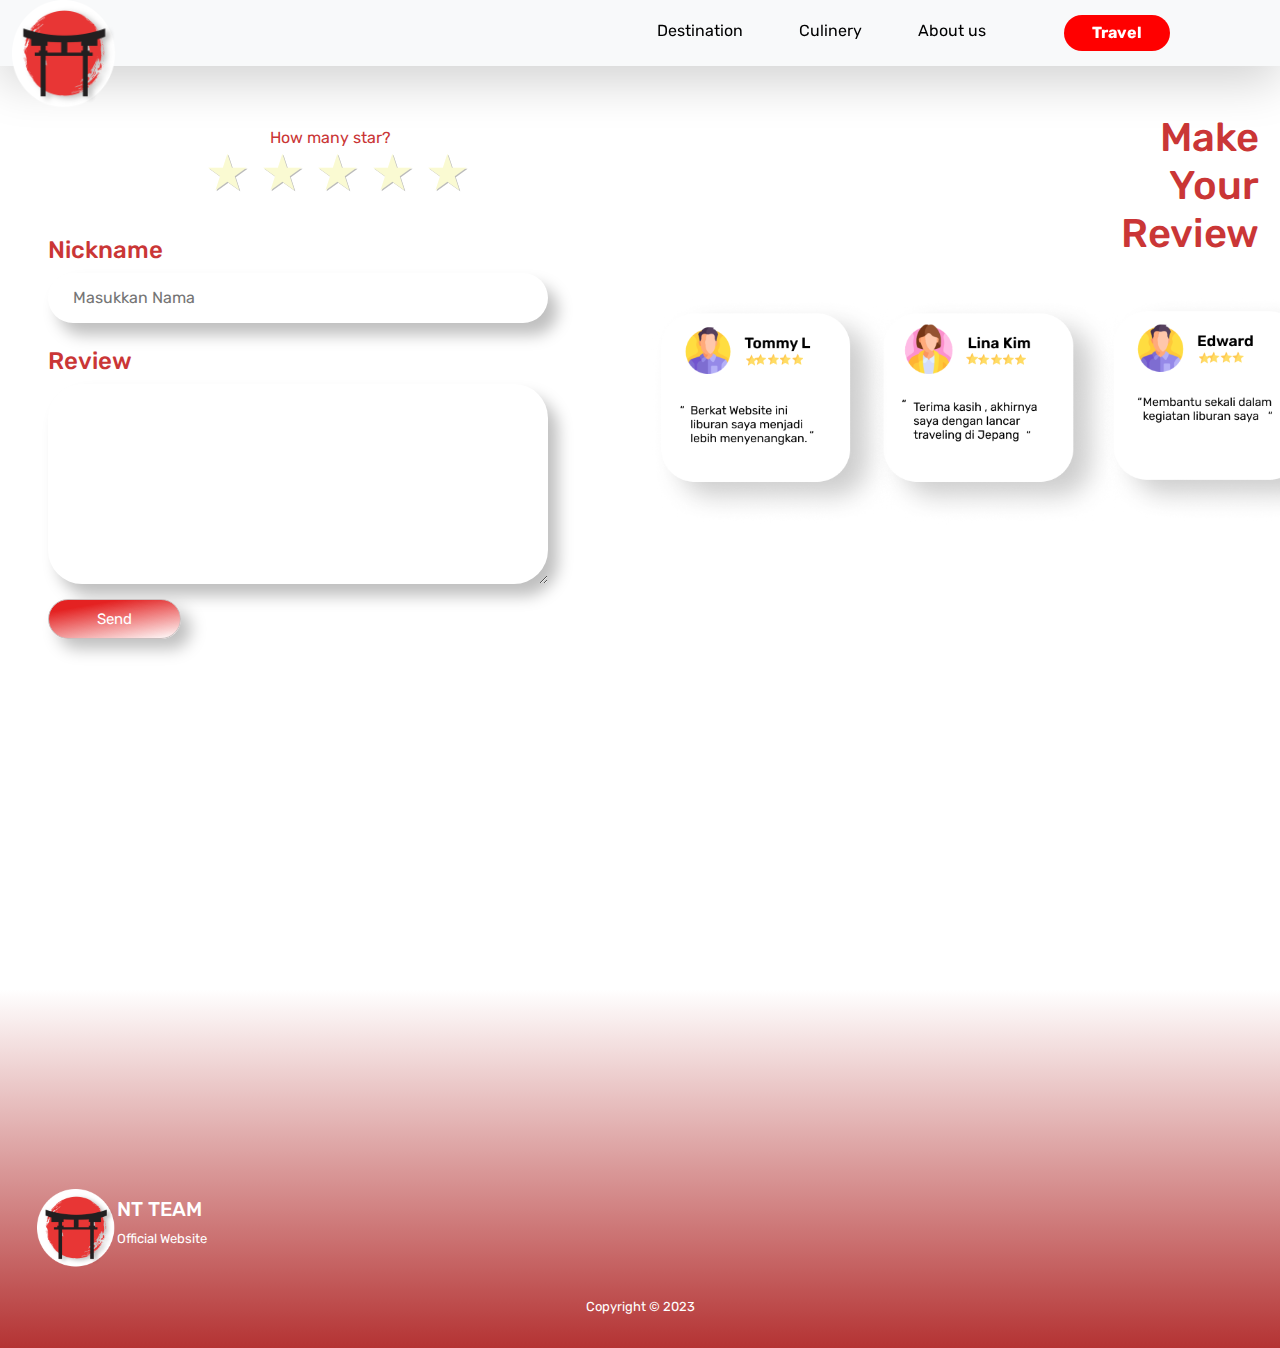
<file: review.html>
<!DOCTYPE html>
<html lang="en">

<head>
  <meta charset="UTF-8" />
  <meta http-equiv="X-UA-Compatible" content="IE=edge" />
  <meta name="viewport" content="width=device-width,initial-scale=1.0" />

  <link rel="stylesheet" href="bootstrap/dist/css/bootstrap.min.css" />
  <link rel="stylesheet" href="style/main.css" />
  <title>Homepage</title>
</head>

<body>
  <nav class="navbar navbar-expand-lg bg-body-tertiary shadow-lg navbar-light ml-auto ms-auto sticky-top" data-spy="affix"
    data-offset-top="0">
    <div class="container-fluid">
      <a class="navbar-brand" href="/"><img src="./style/img/logo.png" alt="" class="position-absolute top-0"
          style="width: 120px; height: 120px;"></a>
      <button class="navbar-toggler" type="button" data-bs-toggle="collapse" data-bs-target="#navbarNav"
        aria-controls="navbarNav" aria-expanded="false" aria-label="Toggle navigation">
        <span class="navbar-toggler-icon"></span>
      </button>
      <div class="collapse navbar-collapse" id="navbarNav">
        <ul class="navbar-nav ms-auto align-item-center mx-5 ">
          <li class="nav-item mx-auto me-auto">
            <a class="nav-link active" aria-current="page" href="./index.html#dest">Destination</a>
          </li>
          <li class="nav-item mx-auto">
            <a class="nav-link" href="index.html#culinery">Culinery</a>
          </li>
          <li class="nav-item mx-auto">
            <a class="nav-link" href="index.html#about">About us</a>
          </li>
          <li class="nav-item mx-auto">
            <a class="btn btn-first" href="Travel.html">Travel</a>
          </li>
        </ul>
      </div>
    </div>
  </nav>

  <!-- Make Your Review -->
  <div class="row">
    <div class="col-md-2 position-absolute " style="margin-left: 1070px; text-align: right;">
        <h3 class="mt-5"  style="color: #CA3636; font-size: 40px; text-shadow: 10px 6px 6px 0px rgba(0, 0, 0, 0.25);">Make Your Review</h3>
    </div>
  </div>

  <img src="./style/img/review.png" class="position-absolute" style="width: 700px; margin-left: 650px; margin-top: 230px;">

  <!-- Star rating -->
  <form action="/">
    <p class="position-absolute" style="color: #CA3636; margin-top: 60px; margin-left: 270px;">How many star?</p>
      <div class="position-absolute " style="margin-top: 70px; margin-left: 200px;">
        <div class="stars shadow-lg">
          <input type="radio" id="five" name="rate" value="5">
          <label for="five"></label>
          <input type="radio" id="four" name="rate" value="4">
          <label for="four"></label>
          <input type="radio" id="three" name="rate" value="3">
          <label for="three"></label>
          <input type="radio" id="two" name="rate" value="2">
          <label for="two"></label>
          <input type="radio" id="one" name="rate" value="1">
          <label for="one"></label>
          <span class="result"></span>
        </div>
     </div>
  <!-- End star rating -->
  <div class="row">
    <div class="col-md-4 ms-5" style="margin-top: 170px;">
      <h4 for="name" style="color: #CA3636;">Nickname</h4>
      <input type="text" id="name" name="name" required placeholder="Masukkan Nama" style="color: black; border-radius: 34px; background: #FFF; box-shadow: 10px 12px 15px 0px rgba(0, 0, 0, 0.25); border: none; width: 500px; height: 50px; padding-left: 25px;"></input>
      
      <h4 for="review" style="color: #CA3636;" class="mt-4">Review</h4>
      <textarea name="review" id="review" cols="30" rows="10" style="border-radius: 34px; background: #FFF; box-shadow: 10px 12px 15px 0px rgba(0, 0, 0, 0.25); border: none; width: 500px; padding-left: 25px; padding-top: 10px;height: 200px;"></textarea>

      <input type="submit" value="Send" style="border-radius: 44px; border: 1px solid #C9BFBF; background: linear-gradient(170deg, #e42222 20%, rgba(252, 54, 40, 0.00) 100%); box-shadow: 10px 10px 16px 0px rgba(0, 0, 0, 0.25); color: white; font-family: Rubik; font-size: 15px;" class="py-2 px-5 mt-2">
    </div>
  </div>
</form>

  <!-- End your review -->

  <!-- footer -->
  <div class="footer" style="margin-top: 350px;">
    <div class="card-body" style="background: linear-gradient(0deg, #B43333 0%, rgba(180, 51, 51, 0.00) 100%);
  padding-top: 200px;">
      <div class="row">
        <div class="col-md-1">
          <img src="./style/img/logo.png"  class="position-absolute"  style="width: 90px; margin-left: 37px;"></a>
        </div>
        <div class="col-md-2 text-start mt-2 ms-2" style="color: white;">  
          <h5>NT TEAM</h5>
          <p style="font-size: small;">Official Website</p>
        </div>
        </div>
      <div class="row align-item-center justify-content-center d-flex mt-3 py-3 ">
        <p style="text-align: center; font-size: small; color: white; font-weight: normal; font-family: Rubik;">Copyright ©      2023</p>
      </div>
    </div>
  </div>
    <!-- End footer -->

  </body>
</html>
</file>
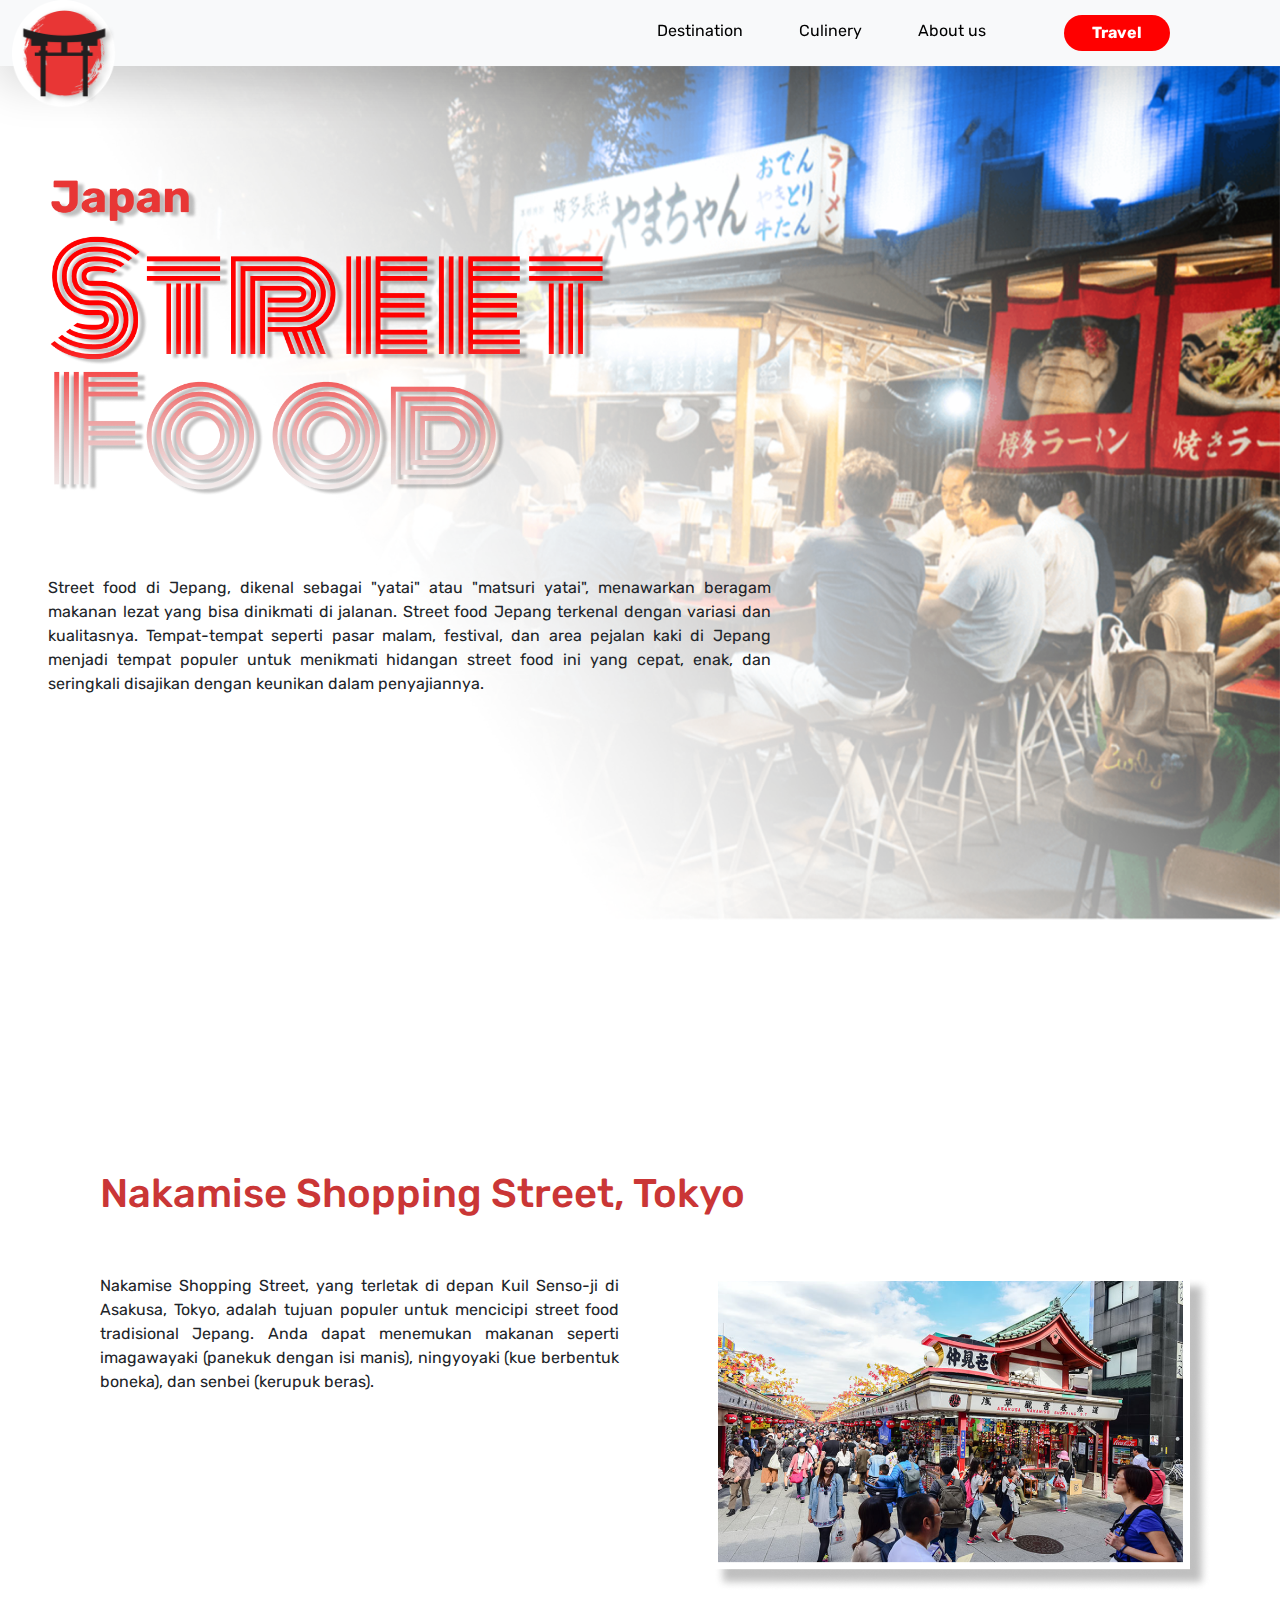
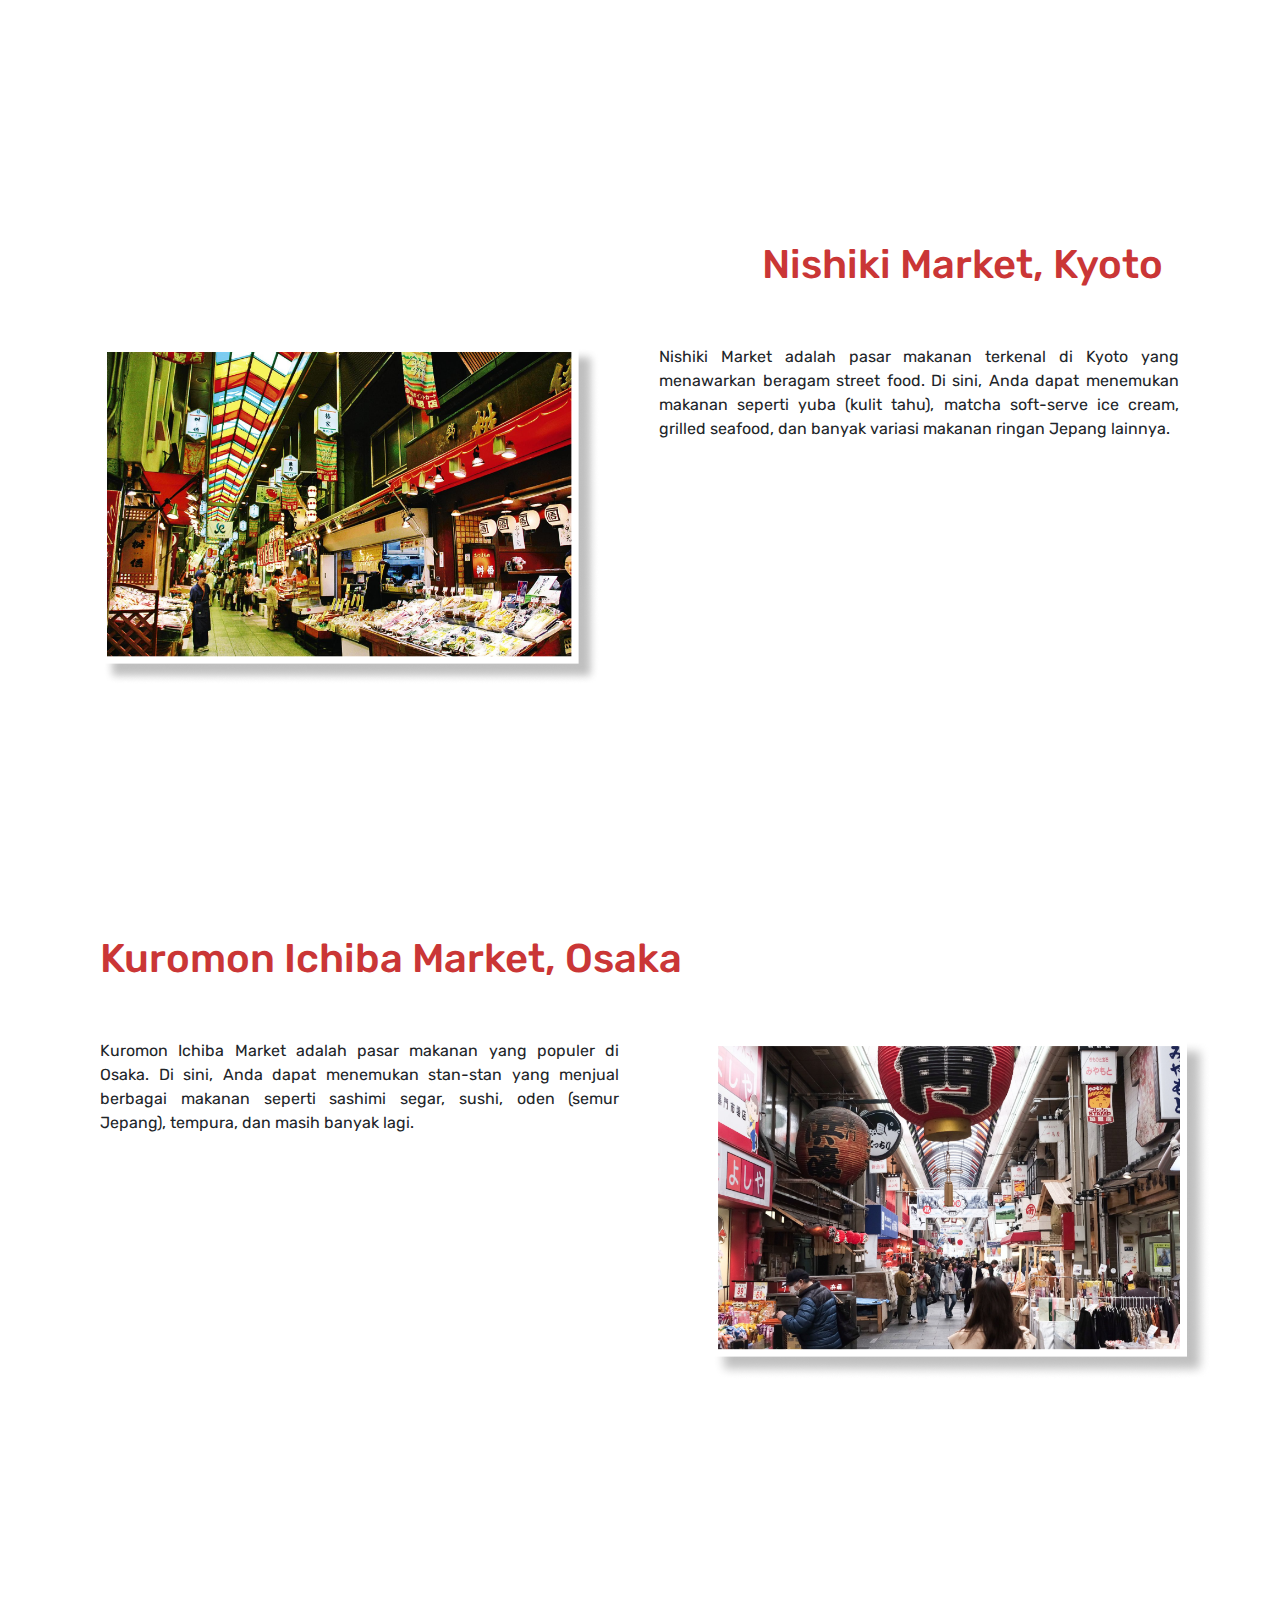
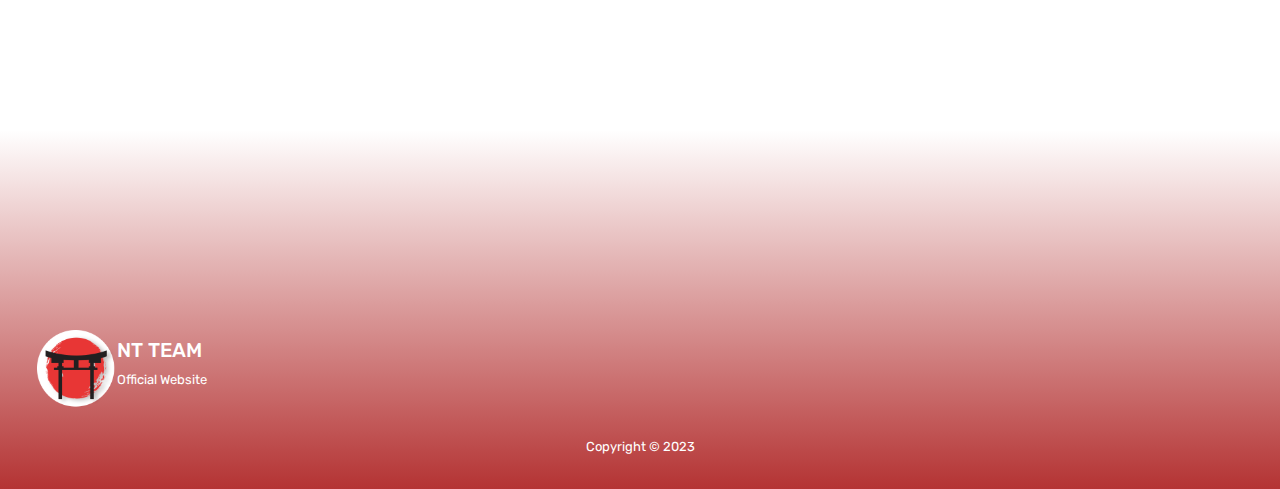
<file: street_food.html>
<!DOCTYPE html>
<html lang="en">

<head>
  <meta charset="UTF-8" />
  <meta http-equiv="X-UA-Compatible" content="IE=edge" />
  <meta name="viewport" content="width=device-width,initial-scale=1.0" />

  <link rel="stylesheet" href="bootstrap/dist/css/bootstrap.min.css" />
  <link rel="stylesheet" href="style/main.css" />
  <title>Homepage</title>
</head>

<body>
  <nav class="navbar navbar-expand-lg bg-body-tertiary shadow-lg navbar-light ml-auto ms-auto sticky-top" data-spy="affix"
    data-offset-top="0">
    <div class="container-fluid">
      <a class="navbar-brand" href="/"><img src="./style/img/logo.png" alt="" class="position-absolute top-0"
          style="width: 120px; height: 120px;"></a>
      <button class="navbar-toggler" type="button" data-bs-toggle="collapse" data-bs-target="#navbarNav"
        aria-controls="navbarNav" aria-expanded="false" aria-label="Toggle navigation">
        <span class="navbar-toggler-icon"></span>
      </button>
      <div class="collapse navbar-collapse" id="navbarNav">
        <ul class="navbar-nav ms-auto align-item-center mx-5 ">
          <li class="nav-item mx-auto me-auto">
            <a class="nav-link active" aria-current="page" href="./index.html#dest">Destination</a>
          </li>
          <li class="nav-item mx-auto">
            <a class="nav-link" href="index.html#culinery">Culinery</a>
          </li>
          <li class="nav-item mx-auto">
            <a class="nav-link" href="index.html#about">About us</a>
          </li>
          <li class="nav-item mx-auto">
            <a class="btn btn-first" href="Travel.html">Travel</a>
          </li>
        </ul>
      </div>
    </div>
  </nav>

    <!-- Start Splash -->
    <div class="row">
        <div class="col-md-5">
          <img src="./style/img/street_text.png" class="position-absolute ms-5" style="top: 170px; width: 70%;">
        </div>
        <div class="col-md-12">
          <img src="./style/img/bg_street.png" class="w-100 ">
        </div>
        <div class="col-md-7 position-absolute ms-5" style="margin-top: 500px;">
          <p style=" margin-top:  10px; top: 460px; left: 55px; text-align: justify;">Street food di Jepang, dikenal sebagai "yatai" atau "matsuri yatai", menawarkan beragam makanan lezat yang bisa dinikmati di jalanan. Street food Jepang terkenal dengan variasi dan kualitasnya. Tempat-tempat seperti pasar malam, festival, dan area pejalan kaki di Jepang menjadi tempat populer untuk menikmati hidangan street food ini yang cepat, enak, dan seringkali disajikan dengan keunikan dalam penyajiannya.</p>
      </div>
    </div>
      <!-- End Splash -->

      <!-- Konten  -->
      <div class="row " style="margin-top: 250px;">
        <div class="col-md-10" style="margin-left: 100px;">
            <h1 style="color: #CA3636;">Nakamise Shopping Street, Tokyo</h1>   
        </div>
      </div>
      <div class="row  align-item-center">
          <div class="col-md-5 mt-5 " style="margin-left: 100px;">
            <p style="text-align: justify;">Nakamise Shopping Street, yang terletak di depan Kuil Senso-ji di Asakusa, Tokyo, adalah tujuan populer untuk mencicipi street food tradisional Jepang. Anda dapat menemukan makanan seperti imagawayaki (panekuk dengan isi manis), ningyoyaki (kue berbentuk boneka), dan senbei (kerupuk beras).</p>
          </div>
          <div class="col-md-5 mt-5 text-end ms-5">
              <img src="./style/img/street1.png" style="width: 500px;">
          </div>
        </div>
 
        <div class="row" style="margin-top: 250px;">
            <div class="col-md-10" style="margin-left: 100px;">
                <h1 style="color: #CA3636; text-align: right;">Nishiki Market, Kyoto</h1>   
            </div>
          </div>
          <div class="row  align-item-center">
              <div class="col-md-5 mt-5 " style="margin-left: 100px;">
                <img src="./style/img/street2.png" style="width: 500px;">
            </div>
            <div class="col-md-5 mt-5 text-end ms-3">
                <p style="text-align: justify;">Nishiki Market adalah pasar makanan terkenal di Kyoto yang menawarkan beragam street food. Di sini, Anda dapat menemukan makanan seperti yuba (kulit tahu), matcha soft-serve ice cream, grilled seafood, dan banyak variasi makanan ringan Jepang lainnya.</p>
              </div>
            </div>
     

        <div class="row" style="margin-top: 250px;">
            <div class="col-md-10" style="margin-left: 100px;">
                <h1 style="color: #CA3636;">Kuromon Ichiba Market, Osaka</h1>   
            </div>
          </div>
          <div class="row  align-item-center">
              <div class="col-md-5 mt-5 " style="margin-left: 100px;">
                <p style="text-align: justify;">Kuromon Ichiba Market adalah pasar makanan yang populer di Osaka. Di sini, Anda dapat menemukan stan-stan yang menjual berbagai makanan seperti sashimi segar, sushi, oden (semur Jepang), tempura, dan masih banyak lagi.</p>
              </div>
              <div class="col-md-5 mt-5 text-end ms-5">
                  <img src="./style/img/street3.png" style="width: 500px;">
              </div>
            </div>
   <!-- End Konten -->

  <!-- footer -->
  <div class="footer" style="margin-top: 350px;">
    <div class="card-body" style="background: linear-gradient(0deg, #B43333 0%, rgba(180, 51, 51, 0.00) 100%);
  padding-top: 200px;">
      <div class="row">
        <div class="col-md-1">
          <img src="./style/img/logo.png"  class="position-absolute"  style="width: 90px; margin-left: 37px;"></a>
        </div>
        <div class="col-md-2 text-start mt-2 ms-2" style="color: white;">  
          <h5>NT TEAM</h5>
          <p style="font-size: small;">Official Website</p>
        </div>
        </div>
      <div class="row align-item-center justify-content-center d-flex mt-3 py-3 ">
        <p style="text-align: center; font-size: small; color: white; font-weight: normal; font-family: Rubik;">Copyright ©      2023</p>
      </div>
    </div>
  </div>
    <!-- End footer -->

  </body>
</html>
</file>
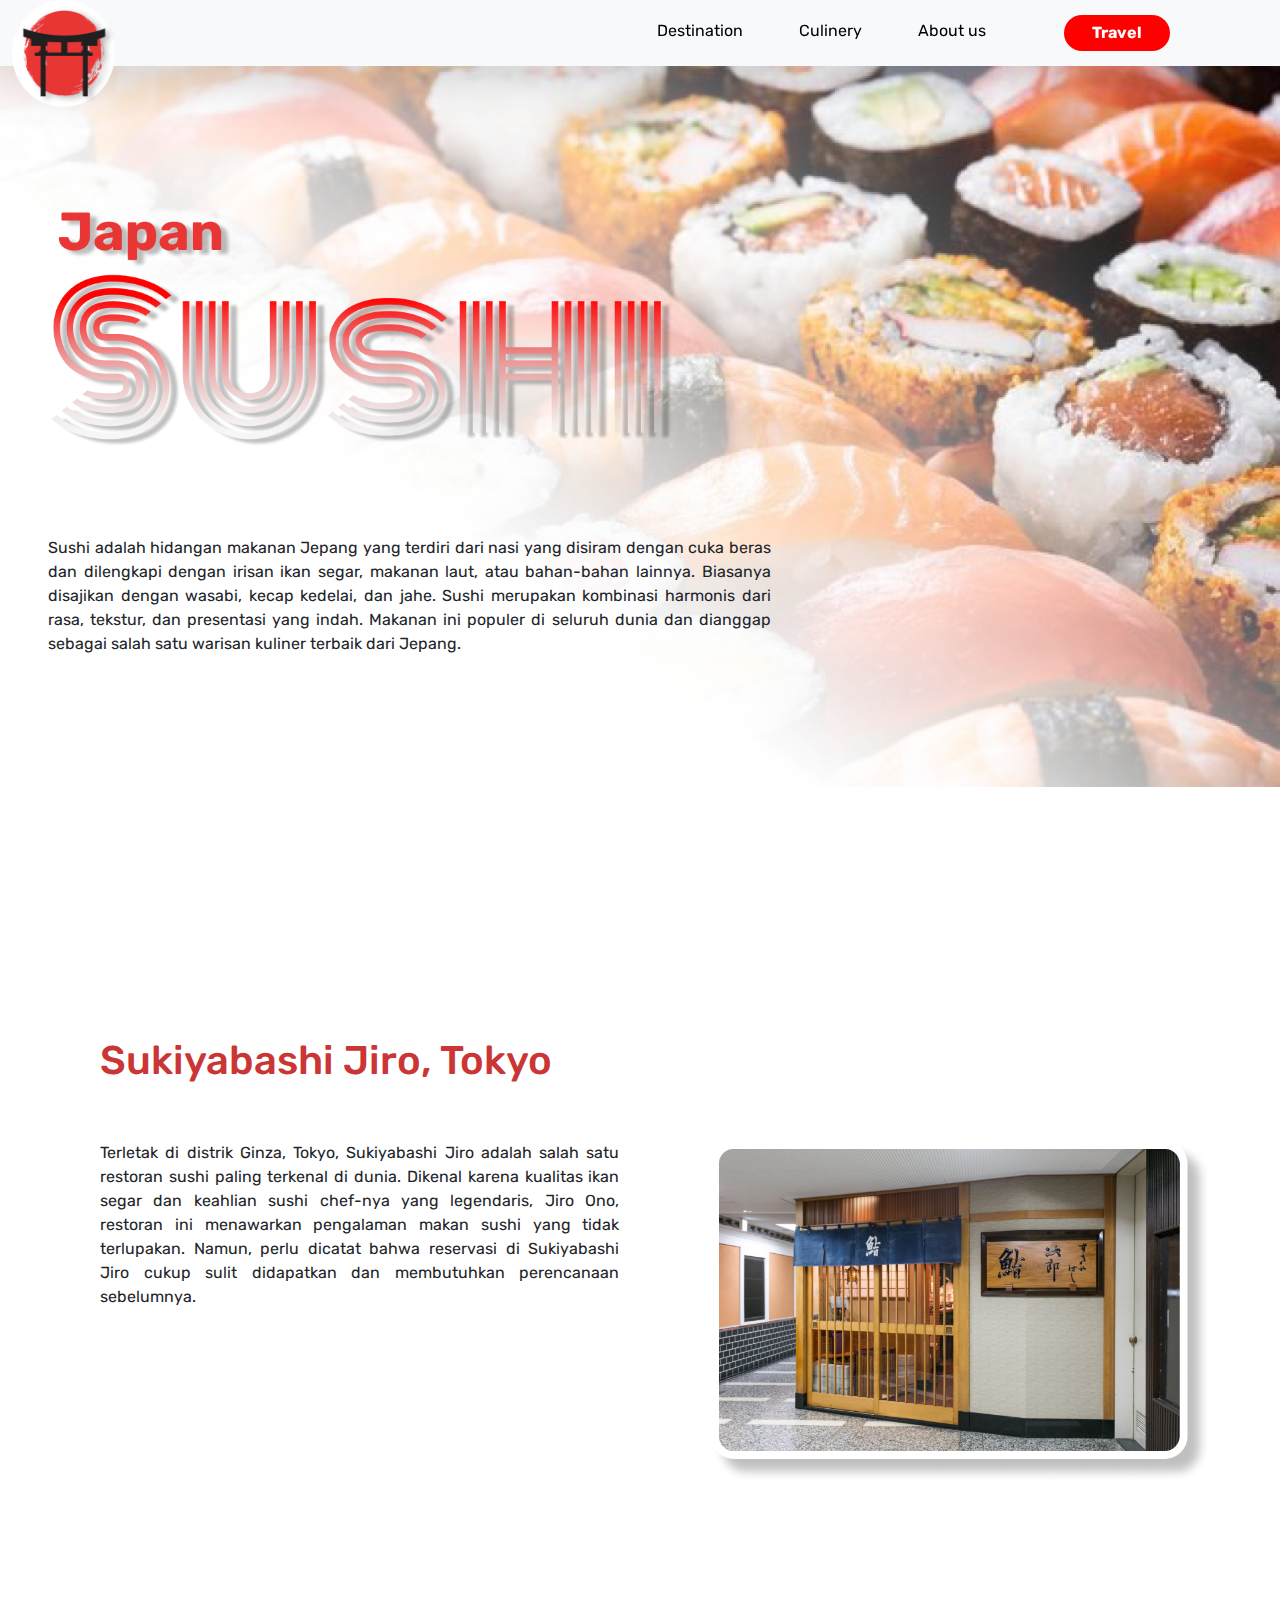
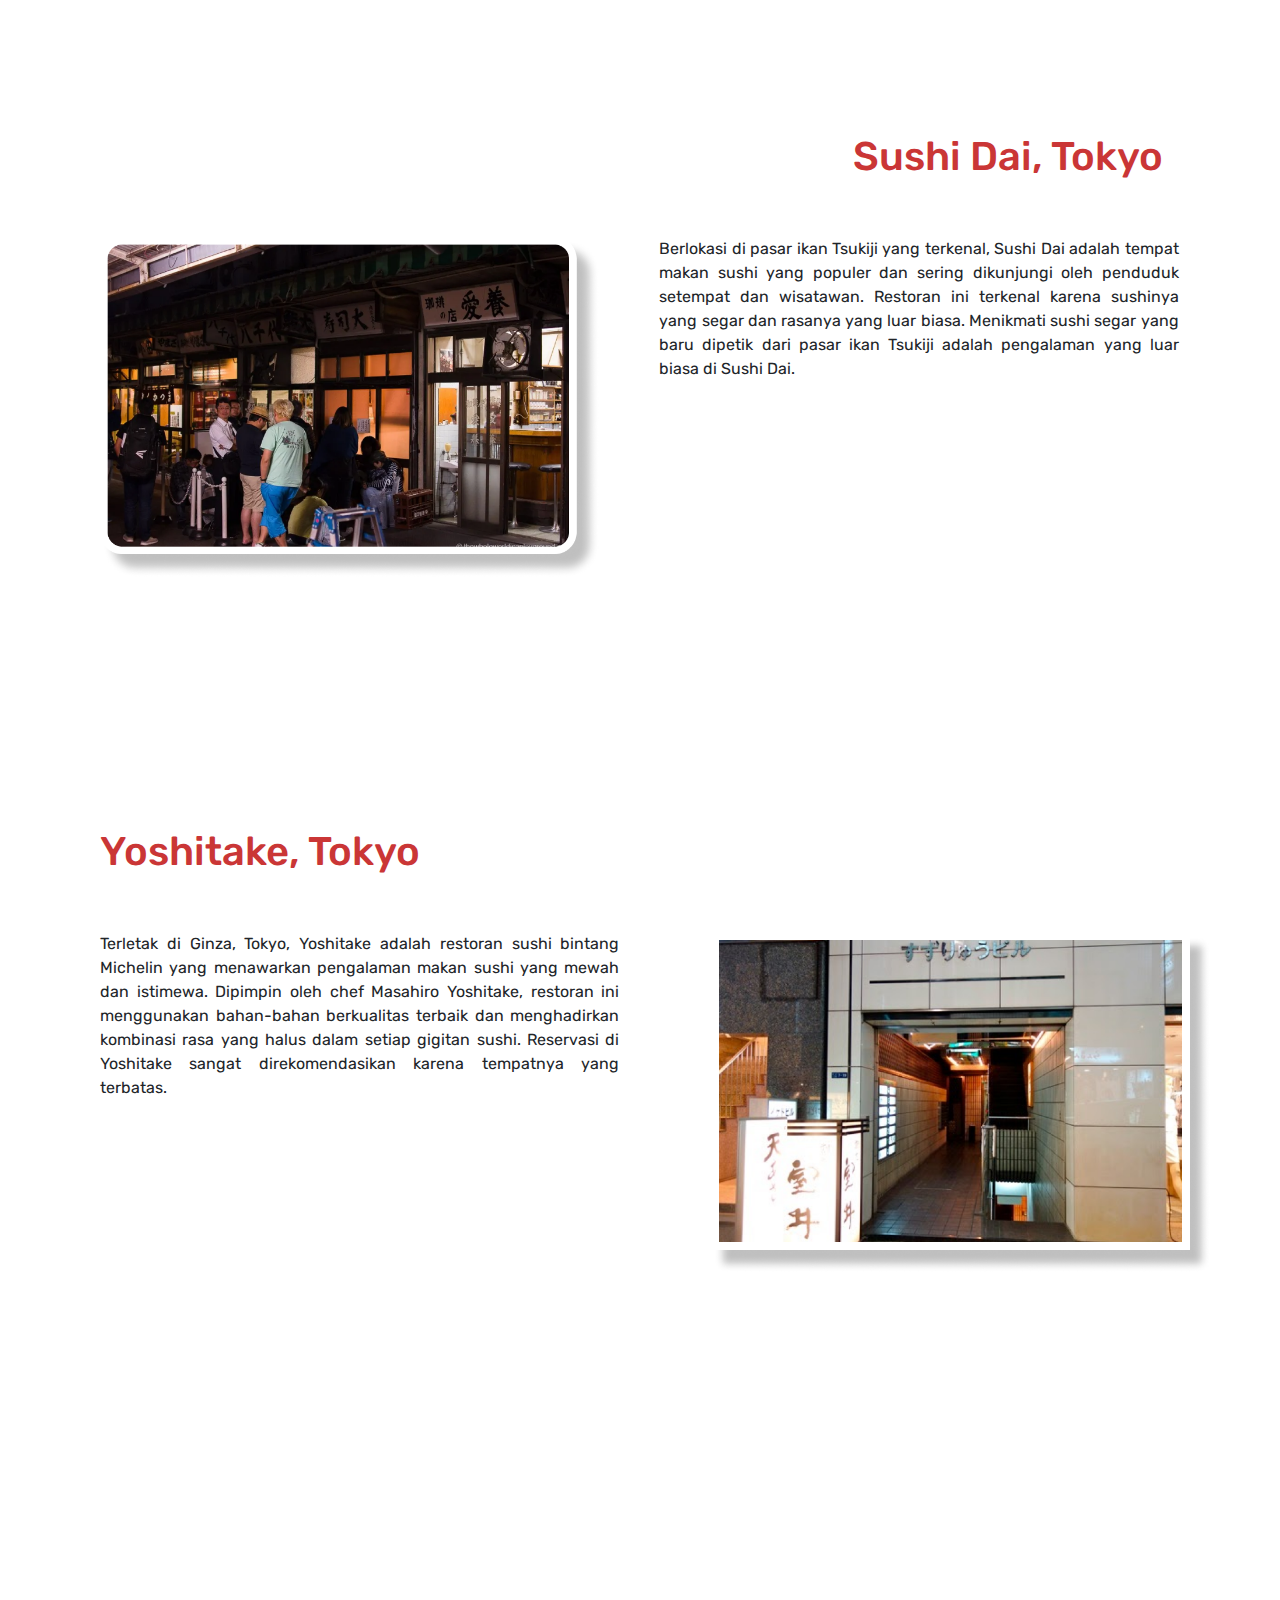
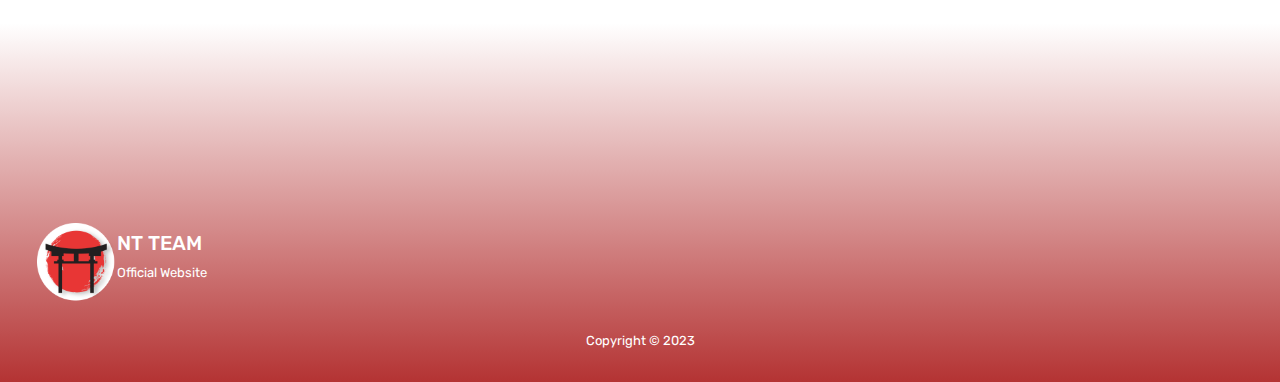
<file: sushi.html>
<!DOCTYPE html>
<html lang="en">

<head>
  <meta charset="UTF-8" />
  <meta http-equiv="X-UA-Compatible" content="IE=edge" />
  <meta name="viewport" content="width=device-width,initial-scale=1.0" />

  <link rel="stylesheet" href="bootstrap/dist/css/bootstrap.min.css" />
  <link rel="stylesheet" href="style/main.css" />
  <title>Homepage</title>
</head>

<body>
  <nav class="navbar navbar-expand-lg bg-body-tertiary shadow-lg navbar-light ml-auto ms-auto sticky-top" data-spy="affix"
    data-offset-top="0">
    <div class="container-fluid">
      <a class="navbar-brand" href="/"><img src="./style/img/logo.png" alt="" class="position-absolute top-0"
          style="width: 120px; height: 120px;"></a>
      <button class="navbar-toggler" type="button" data-bs-toggle="collapse" data-bs-target="#navbarNav"
        aria-controls="navbarNav" aria-expanded="false" aria-label="Toggle navigation">
        <span class="navbar-toggler-icon"></span>
      </button>
      <div class="collapse navbar-collapse" id="navbarNav">
        <ul class="navbar-nav ms-auto align-item-center mx-5 ">
          <li class="nav-item mx-auto me-auto">
            <a class="nav-link active" aria-current="page" href="./index.html#dest">Destination</a>
          </li>
          <li class="nav-item mx-auto">
            <a class="nav-link" href="index.html#culinery">Culinery</a>
          </li>
          <li class="nav-item mx-auto">
            <a class="nav-link" href="index.html#about">About us</a>
          </li>
          <li class="nav-item mx-auto">
            <a class="btn btn-first" href="Travel.html">Travel</a>
          </li>
        </ul>
      </div>
    </div>
  </nav>

    <!-- Start Splash -->
    <div class="row">
        <div class="col-md-5">
          <img src="./style/img/sushi_text.png" class="position-absolute ms-5" style="top: 200px; width: 60%;">
        </div>
        <div class="col-md-12">
          <img src="./style/img/bg_sushi.png" class="w-100 ">
        </div>
        <div class="col-md-7 position-absolute ms-5" style="margin-top: 460px;">
          <p style=" margin-top:  10px; top: 460px; left: 55px; text-align: justify;">Sushi adalah hidangan makanan Jepang yang terdiri dari nasi yang disiram dengan cuka beras dan dilengkapi dengan irisan ikan segar, makanan laut, atau bahan-bahan lainnya. Biasanya disajikan dengan wasabi, kecap kedelai, dan jahe. Sushi merupakan kombinasi harmonis dari rasa, tekstur, dan presentasi yang indah. Makanan ini populer di seluruh dunia dan dianggap sebagai salah satu warisan kuliner terbaik dari Jepang.</p>
      </div>
    </div>
      <!-- End Splash -->

      <!-- Konten  -->
      <div class="row " style="margin-top: 250px;">
        <div class="col-md-10" style="margin-left: 100px;">
            <h1 style="color: #CA3636;">Sukiyabashi Jiro, Tokyo</h1>   
        </div>
      </div>
      <div class="row  align-item-center">
          <div class="col-md-5 mt-5 " style="margin-left: 100px;">
            <p style="text-align: justify;">Terletak di distrik Ginza, Tokyo, Sukiyabashi Jiro adalah salah satu restoran sushi paling terkenal di dunia. Dikenal karena kualitas ikan segar dan keahlian sushi chef-nya yang legendaris, Jiro Ono, restoran ini menawarkan pengalaman makan sushi yang tidak terlupakan. Namun, perlu dicatat bahwa reservasi di Sukiyabashi Jiro cukup sulit didapatkan dan membutuhkan perencanaan sebelumnya.</p>
          </div>
          <div class="col-md-5 mt-5 text-end ms-5">
              <img src="./style/img/sushi1.png" style="width: 500px;">
          </div>
        </div>
 
        <div class="row" style="margin-top: 250px;">
            <div class="col-md-10" style="margin-left: 100px;">
                <h1 style="color: #CA3636; text-align: right;">Sushi Dai, Tokyo</h1>   
            </div>
          </div>
          <div class="row  align-item-center">
              <div class="col-md-5 mt-5 " style="margin-left: 100px;">
                <img src="./style/img/sushi2.png" style="width: 500px;">
            </div>
            <div class="col-md-5 mt-5 text-end ms-3">
                <p style="text-align: justify;">Berlokasi di pasar ikan Tsukiji yang terkenal, Sushi Dai adalah tempat makan sushi yang populer dan sering dikunjungi oleh penduduk setempat dan wisatawan. Restoran ini terkenal karena sushinya yang segar dan rasanya yang luar biasa. Menikmati sushi segar yang baru dipetik dari pasar ikan Tsukiji adalah pengalaman yang luar biasa di Sushi Dai.</p>
              </div>
            </div>
     

        <div class="row" style="margin-top: 250px;">
            <div class="col-md-10" style="margin-left: 100px;">
                <h1 style="color: #CA3636;">Yoshitake, Tokyo</h1>   
            </div>
          </div>
          <div class="row  align-item-center">
              <div class="col-md-5 mt-5 " style="margin-left: 100px;">
                <p style="text-align: justify;">Terletak di Ginza, Tokyo, Yoshitake adalah restoran sushi bintang Michelin yang menawarkan pengalaman makan sushi yang mewah dan istimewa. Dipimpin oleh chef Masahiro Yoshitake, restoran ini menggunakan bahan-bahan berkualitas terbaik dan menghadirkan kombinasi rasa yang halus dalam setiap gigitan sushi. Reservasi di Yoshitake sangat direkomendasikan karena tempatnya yang terbatas.</p>
              </div>
              <div class="col-md-5 mt-5 text-end ms-5">
                  <img src="./style/img/sushi3.png" style="width: 500px;">
              </div>
            </div>
   <!-- End Konten -->

  <!-- footer -->
  <div class="footer" style="margin-top: 350px;">
    <div class="card-body" style="background: linear-gradient(0deg, #B43333 0%, rgba(180, 51, 51, 0.00) 100%);
  padding-top: 200px;">
      <div class="row">
        <div class="col-md-1">
          <img src="./style/img/logo.png"  class="position-absolute"  style="width: 90px; margin-left: 37px;"></a>
        </div>
        <div class="col-md-2 text-start mt-2 ms-2" style="color: white;">  
          <h5>NT TEAM</h5>
          <p style="font-size: small;">Official Website</p>
        </div>
        </div>
      <div class="row align-item-center justify-content-center d-flex mt-3 py-3 ">
        <p style="text-align: center; font-size: small; color: white; font-weight: normal; font-family: Rubik;">Copyright ©      2023</p>
      </div>
    </div>
  </div>
    <!-- End footer -->

  </body>
</html>
</file>
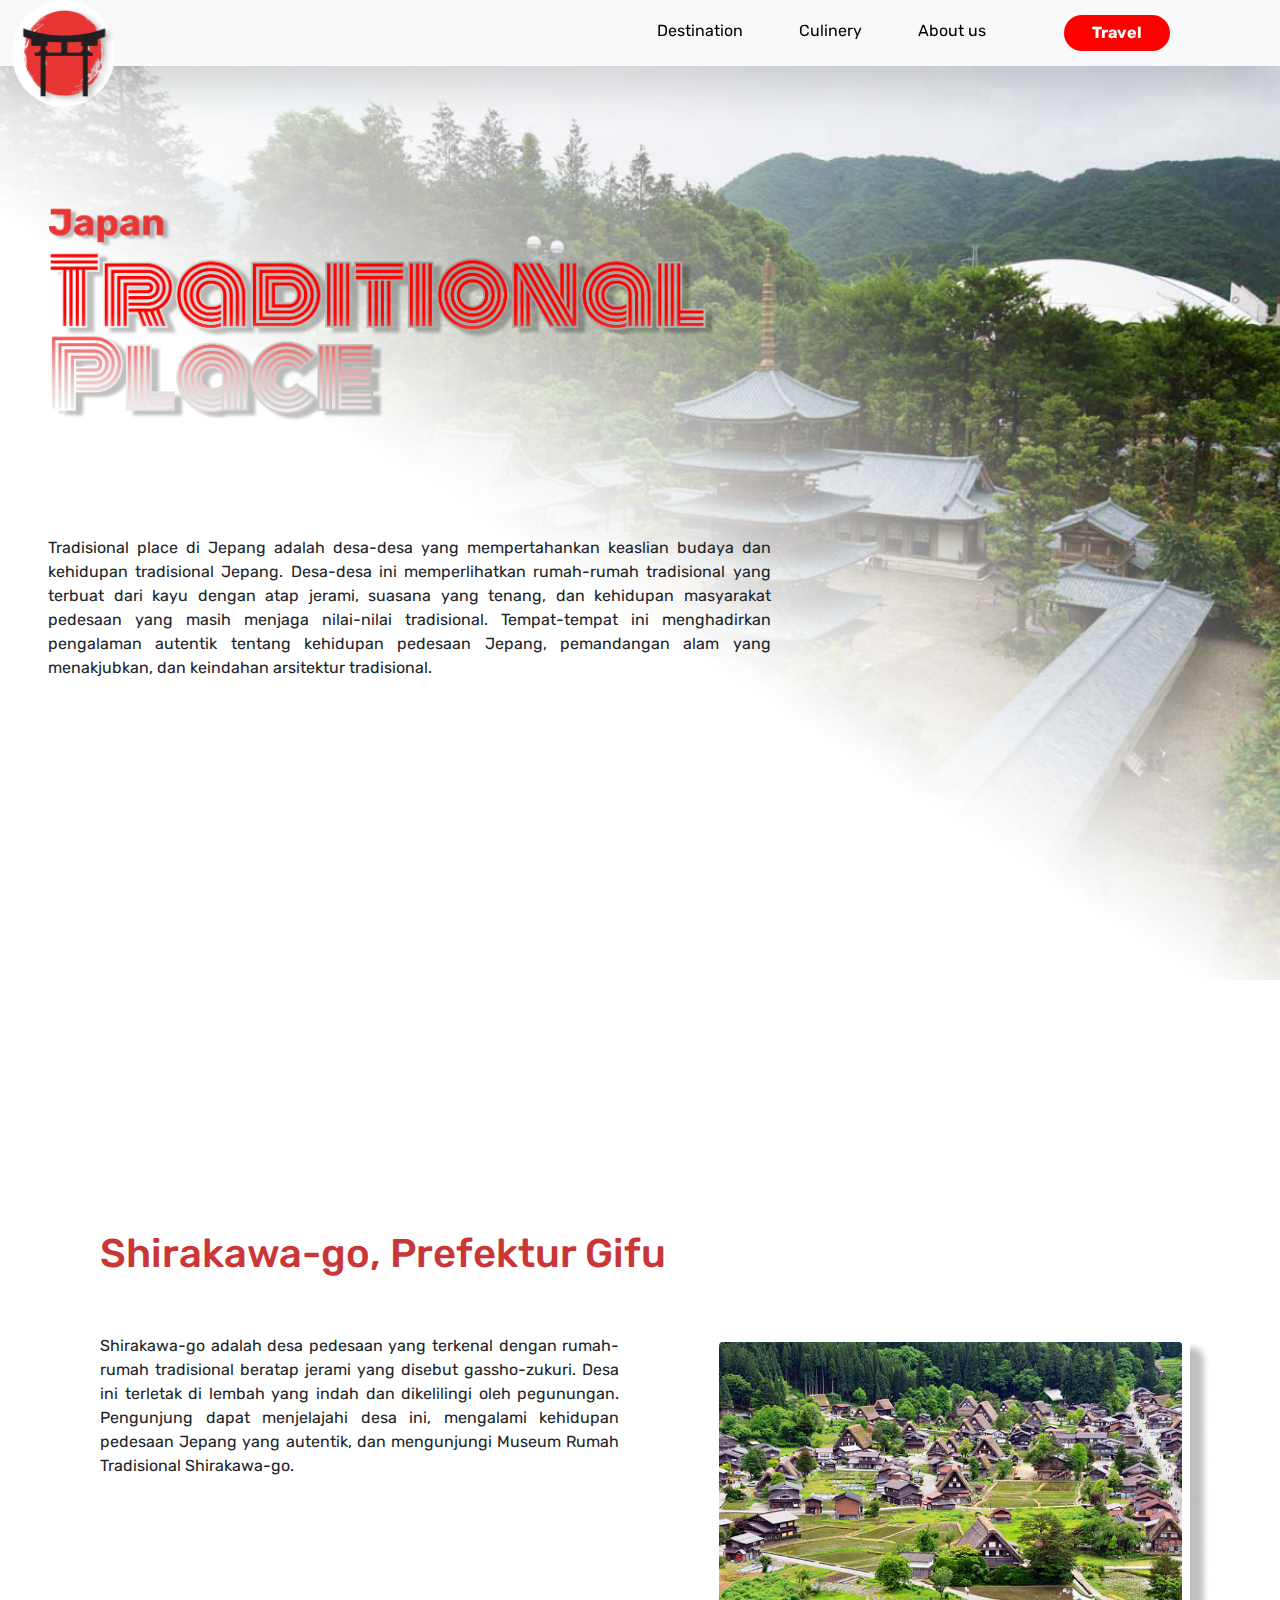
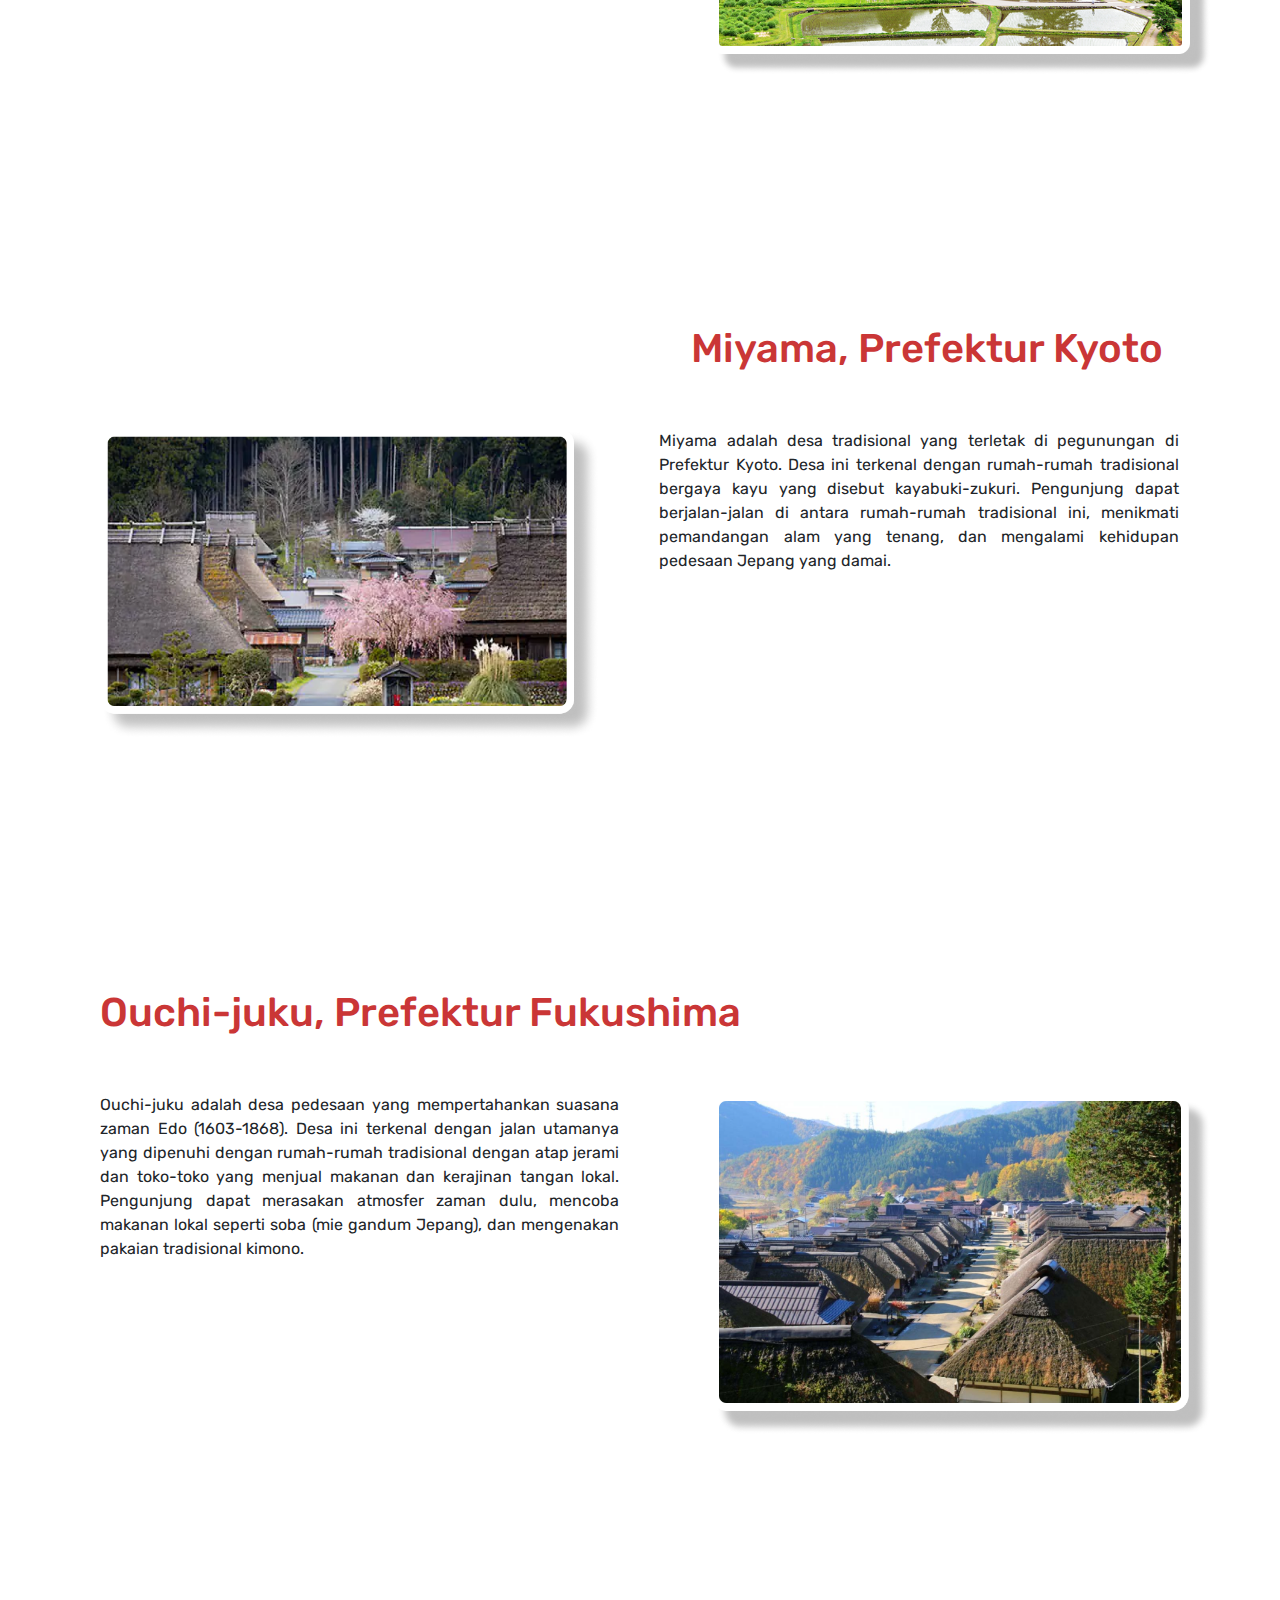
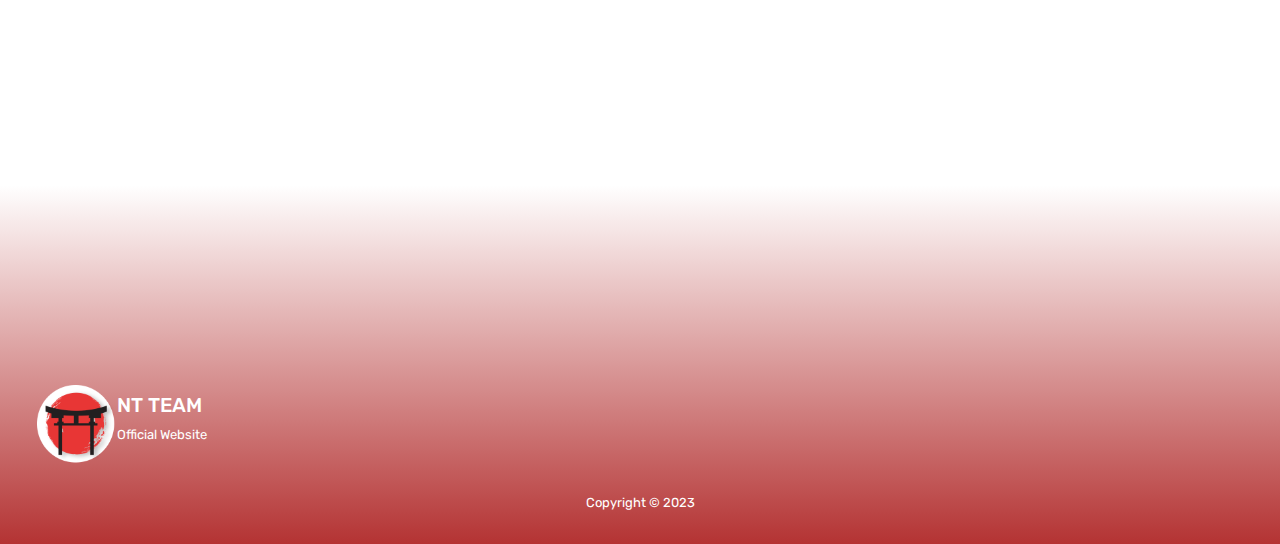
<file: tradisional_place.html>
<!DOCTYPE html>
<html lang="en">

<head>
  <meta charset="UTF-8" />
  <meta http-equiv="X-UA-Compatible" content="IE=edge" />
  <meta name="viewport" content="width=device-width,initial-scale=1.0" />

  <link rel="stylesheet" href="bootstrap/dist/css/bootstrap.min.css" />
  <link rel="stylesheet" href="style/main.css" />
  <title>Homepage</title>
</head>

<body>
  <nav class="navbar navbar-expand-lg bg-body-tertiary shadow-lg navbar-light ml-auto ms-auto sticky-top" data-spy="affix"
    data-offset-top="0">
    <div class="container-fluid">
      <a class="navbar-brand" href="/"><img src="./style/img/logo.png" alt="" class="position-absolute top-0"
          style="width: 120px; height: 120px;"></a>
      <button class="navbar-toggler" type="button" data-bs-toggle="collapse" data-bs-target="#navbarNav"
        aria-controls="navbarNav" aria-expanded="false" aria-label="Toggle navigation">
        <span class="navbar-toggler-icon"></span>
      </button>
      <div class="collapse navbar-collapse" id="navbarNav">
        <ul class="navbar-nav ms-auto align-item-center mx-5 ">
          <li class="nav-item mx-auto me-auto">
            <a class="nav-link active" aria-current="page" href="./index.html#dest">Destination</a>
          </li>
          <li class="nav-item mx-auto">
            <a class="nav-link" href="index.html#culinery">Culinery</a>
          </li>
          <li class="nav-item mx-auto">
            <a class="nav-link" href="index.html#about">About us</a>
          </li>
          <li class="nav-item mx-auto">
            <a class="btn btn-first" href="Travel.html">Travel</a>
          </li>
        </ul>
      </div>
    </div>
  </nav>

    <!-- Start Splash -->
    <div class="row">
        <div class="col-md-5">
          <img src="./style/img/tradisional_text.png" class="position-absolute ms-5" style="top: 200px; width: 70%;">
        </div>
        <div class="col-md-12">
          <img src="./style/img/bg_tradisional.png" class="w-100 ">
        </div>
        <div class="col-md-7 position-absolute ms-5" style="margin-top: 460px;">
          <p style=" margin-top:  10px; top: 460px; left: 55px; text-align: justify;">Tradisional place  di Jepang adalah desa-desa yang mempertahankan keaslian budaya dan kehidupan tradisional Jepang. Desa-desa ini memperlihatkan rumah-rumah tradisional yang terbuat dari kayu dengan atap jerami, suasana yang tenang, dan kehidupan masyarakat pedesaan yang masih menjaga nilai-nilai tradisional. Tempat-tempat ini menghadirkan pengalaman autentik tentang kehidupan pedesaan Jepang, pemandangan alam yang menakjubkan, dan keindahan arsitektur tradisional.</p>
      </div>
    </div>
      <!-- End Splash -->

      <!-- Konten  -->
      <div class="row " style="margin-top: 250px;">
        <div class="col-md-10" style="margin-left: 100px;">
            <h1 style="color: #CA3636;">Shirakawa-go, Prefektur Gifu</h1>   
        </div>
      </div>
      <div class="row  align-item-center">
          <div class="col-md-5 mt-5 " style="margin-left: 100px;">
            <p style="text-align: justify;">Shirakawa-go adalah desa pedesaan yang terkenal dengan rumah-rumah tradisional beratap jerami yang disebut gassho-zukuri. Desa ini terletak di lembah yang indah dan dikelilingi oleh pegunungan. Pengunjung dapat menjelajahi desa ini, mengalami kehidupan pedesaan Jepang yang autentik, dan mengunjungi Museum Rumah Tradisional Shirakawa-go.</p>
          </div>
          <div class="col-md-5 mt-5 text-end ms-5">
              <img src="./style/img/tradisional1.png" style="width: 500px;">
          </div>
        </div>
 
        <div class="row" style="margin-top: 250px;">
            <div class="col-md-10" style="margin-left: 100px;">
                <h1 style="color: #CA3636; text-align: right;">Miyama, Prefektur Kyoto</h1>   
            </div>
          </div>
          <div class="row  align-item-center">
              <div class="col-md-5 mt-5 " style="margin-left: 100px;">
                <img src="./style/img/tradisional2.png" style="width: 500px;">
            </div>
            <div class="col-md-5 mt-5 text-end ms-3">
                <p style="text-align: justify;">Miyama adalah desa tradisional yang terletak di pegunungan di Prefektur Kyoto. Desa ini terkenal dengan rumah-rumah tradisional bergaya kayu yang disebut kayabuki-zukuri. Pengunjung dapat berjalan-jalan di antara rumah-rumah tradisional ini, menikmati pemandangan alam yang tenang, dan mengalami kehidupan pedesaan Jepang yang damai.</p>
              </div>
            </div>
     

        <div class="row" style="margin-top: 250px;">
            <div class="col-md-10" style="margin-left: 100px;">
                <h1 style="color: #CA3636;">Ouchi-juku, Prefektur Fukushima</h1>   
            </div>
          </div>
          <div class="row  align-item-center">
              <div class="col-md-5 mt-5 " style="margin-left: 100px;">
                <p style="text-align: justify;">Ouchi-juku adalah desa pedesaan yang mempertahankan suasana zaman Edo (1603-1868). Desa ini terkenal dengan jalan utamanya yang dipenuhi dengan rumah-rumah tradisional dengan atap jerami dan toko-toko yang menjual makanan dan kerajinan tangan lokal. Pengunjung dapat merasakan atmosfer zaman dulu, mencoba makanan lokal seperti soba (mie gandum Jepang), dan mengenakan pakaian tradisional kimono.</p>
              </div>
              <div class="col-md-5 mt-5 text-end ms-5">
                  <img src="./style/img/tradisional3.png" style="width: 500px;">
              </div>
            </div>
   <!-- End Konten -->

  <!-- footer -->
  <div class="footer" style="margin-top: 350px;">
    <div class="card-body" style="background: linear-gradient(0deg, #B43333 0%, rgba(180, 51, 51, 0.00) 100%);
  padding-top: 200px;">
      <div class="row">
        <div class="col-md-1">
          <img src="./style/img/logo.png"  class="position-absolute"  style="width: 90px; margin-left: 37px;"></a>
        </div>
        <div class="col-md-2 text-start mt-2 ms-2" style="color: white;">  
          <h5>NT TEAM</h5>
          <p style="font-size: small;">Official Website</p>
        </div>
        </div>
      <div class="row align-item-center justify-content-center d-flex mt-3 py-3 ">
        <p style="text-align: center; font-size: small; color: white; font-weight: normal; font-family: Rubik;">Copyright ©      2023</p>
      </div>
    </div>
  </div>
    <!-- End footer -->

  </body>
</html>
</file>
<file: style/main.css>
@import url("https://fonts.googleapis.com/css2?family=Rubik:wght@600&display=swap");
.card {
  border-radius: 28px;
  background: #FFF;
  box-shadow: 26px 20px 42px 0px rgba(0, 0, 0, 0.25);
}

* {
  list-style: none;
  text-decoration: none;
}

body {
  font-family: Rubik;
  background-color: #FFFFFF;
}

.navbar-nav .nav-item .nav-link {
  margin: 5px 20px;
  color: #000;
  font-family: Rubik;
  font-style: normal;
  font-weight: 20px;
  line-height: normal;
}
.navbar-nav .nav-item .nav-link:hover {
  color: red;
}

.btn-first {
  padding: 5px 27px !important;
  margin: 7px 50px;
  border-radius: 61px;
  color: white;
  background-color: red;
  font-weight: bold;
}
.btn-first:hover {
  background-color: gray;
  color: white;
}

.btn-second {
  text-decoration: none;
  color: white;
  padding: 10px 20px;
  border-radius: 86px;
  border: 1px solid #C9BFBF;
  opacity: 0.8000000119;
  background: linear-gradient(162deg, #E40605 0%, rgba(232, 54, 53, 0) 100%);
  box-shadow: 10px 10px 16px 0px rgba(0, 0, 0, 0.25);
}

@media (max-width: 768px) {
  .btn-first {
    width: 500px;
  }
}
.splash {
  position: relative;
}
.splash .img-first {
  position: absolute;
  top: 0;
  left: 0;
  width: 100%;
  background-size: cover;
  z-index: 1;
}
.splash .img-second:last-child {
  width: 500px;
  height: auto;
  margin-top: 7%;
  margin-bottom: 7%;
  padding-top: 10%;
  padding-bottom: 7%;
  z-index: 1;
}

.text-learn-second {
  text-decoration: none;
  display: flex;
}

.text-learn-second p {
  display: flex;
  color: black;
  font-family: Rubik;
  font-weight: normal;
  text-align: justify;
}

@media (max-width: 768px) {
  .col-md-3 {
    margin-top: 35%;
    margin-right: 5%;
  }
  .text-learn p {
    margin-left: 10%;
    margin-top: 93%;
    z-index: 775;
    text-decoration: none !important;
  }
}/*# sourceMappingURL=main.css.map */

@import url('https://fonts.googleapis.com/css?family=Poppins:400,500,600,700&display=swap');

.stars input{
  display: none;
}
.stars label{
  float: right;
  font-size: 50px;
  color: lightgoldenrodyellow;
  margin: 0 5px;
  text-shadow: 1px 1px #bbb;
}
.stars label:before{
  content: '★';
}
.stars input:checked ~ label{
  color: gold;
  text-shadow: 1px 1px #c60;
}
.stars:not(:checked) > label:hover,
.stars:not(:checked) > label:hover ~ label{
  color: gold;
}
.stars input:checked > label:hover,
.stars input:checked > label:hover ~ label{
  color: gold;
  text-shadow: 1px 1px goldenrod;
}
.stars .result:before{
  position: absolute;
  content: "";
  width: 200px;
  top: 60px;
  left: 170px;
  transform: translateX(-47%);
  bottom: -30px;
  color: #CA3636;
  font-family: Rubik;
  font-size: 24px;
  font-style: normal;
  font-weight: 300;
  line-height: normal;
  display: none;
}
.stars input:checked ~ .result:before{
  display: block;
}
.stars #five:checked ~ .result:before{
  content: "I love it ";
}
.stars #four:checked ~ .result:before{
  content: "I like it ";
}
.stars #three:checked ~ .result:before{
  content: "It's good ";
}
.stars #two:checked ~ .result:before{
  content: "I don't like it ";
}
.stars #one:checked ~ .result:before{
  content: "I hate it ";
}
</file>
